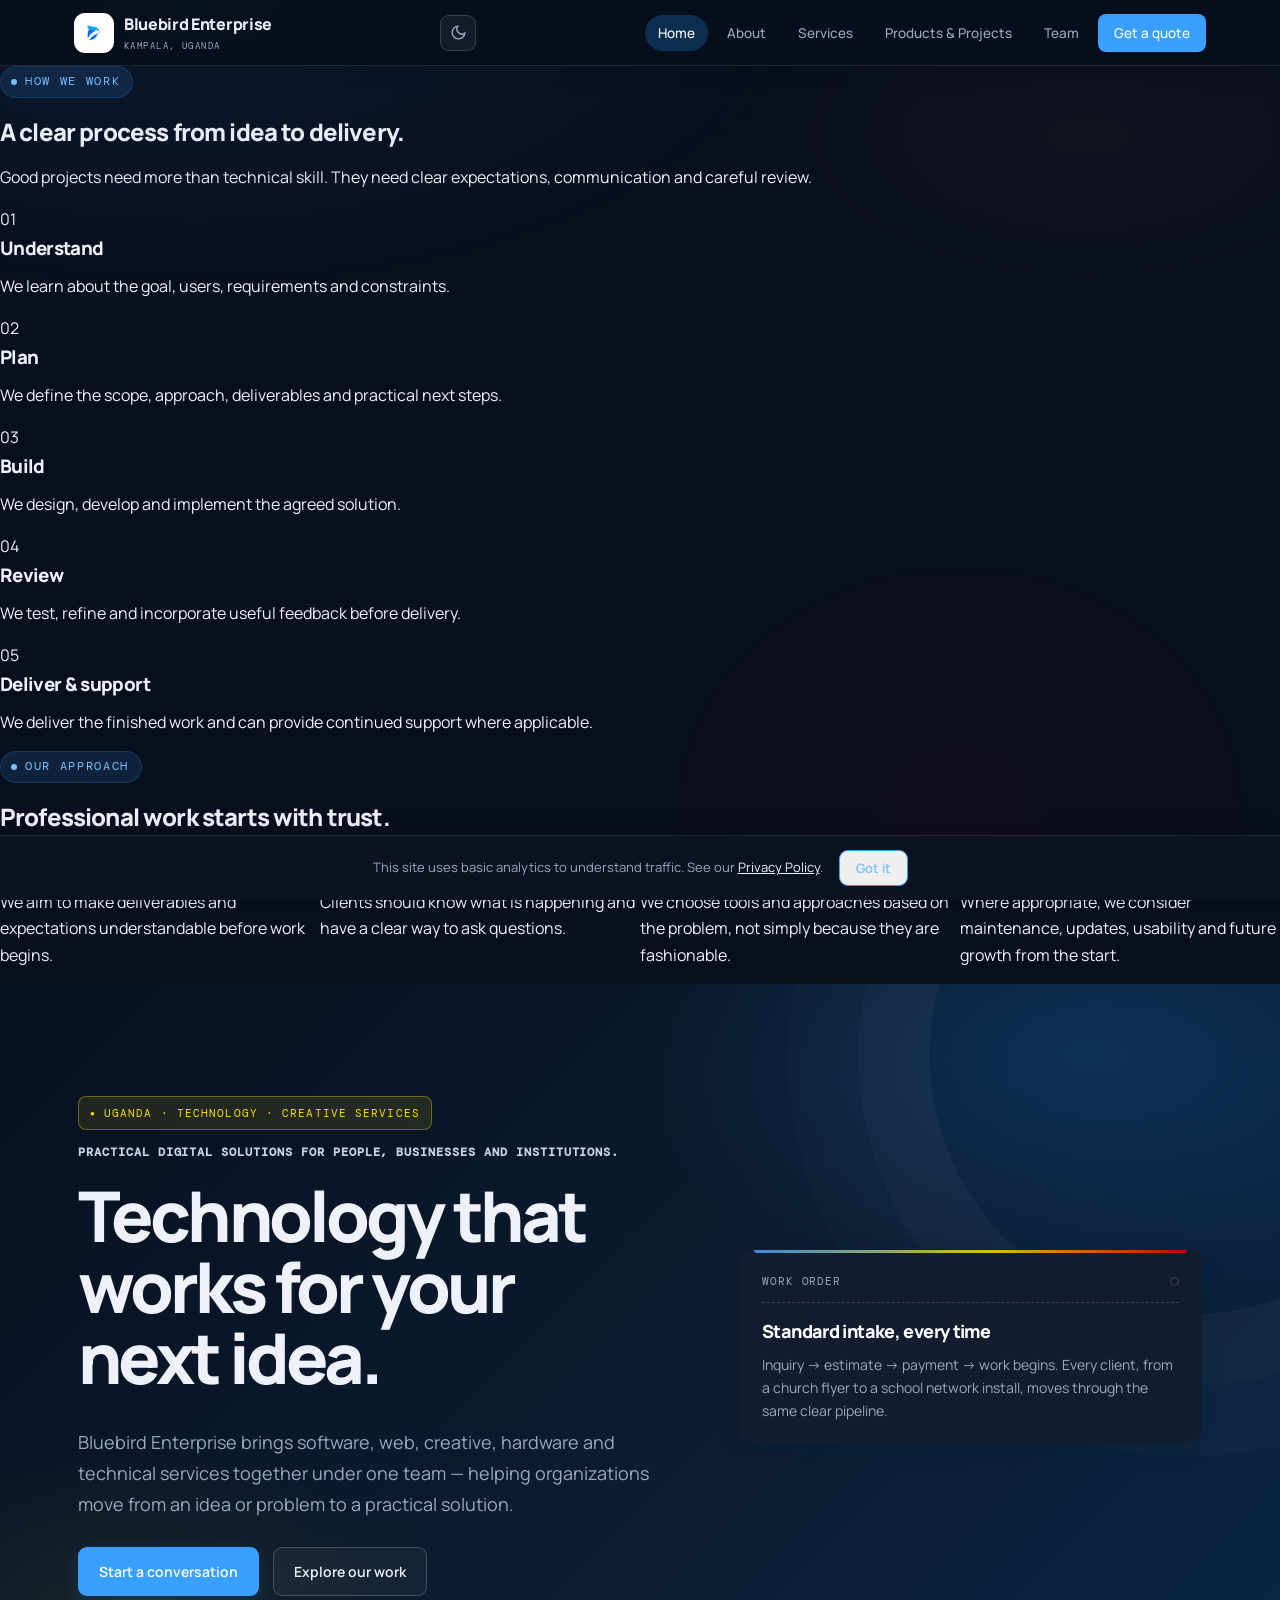
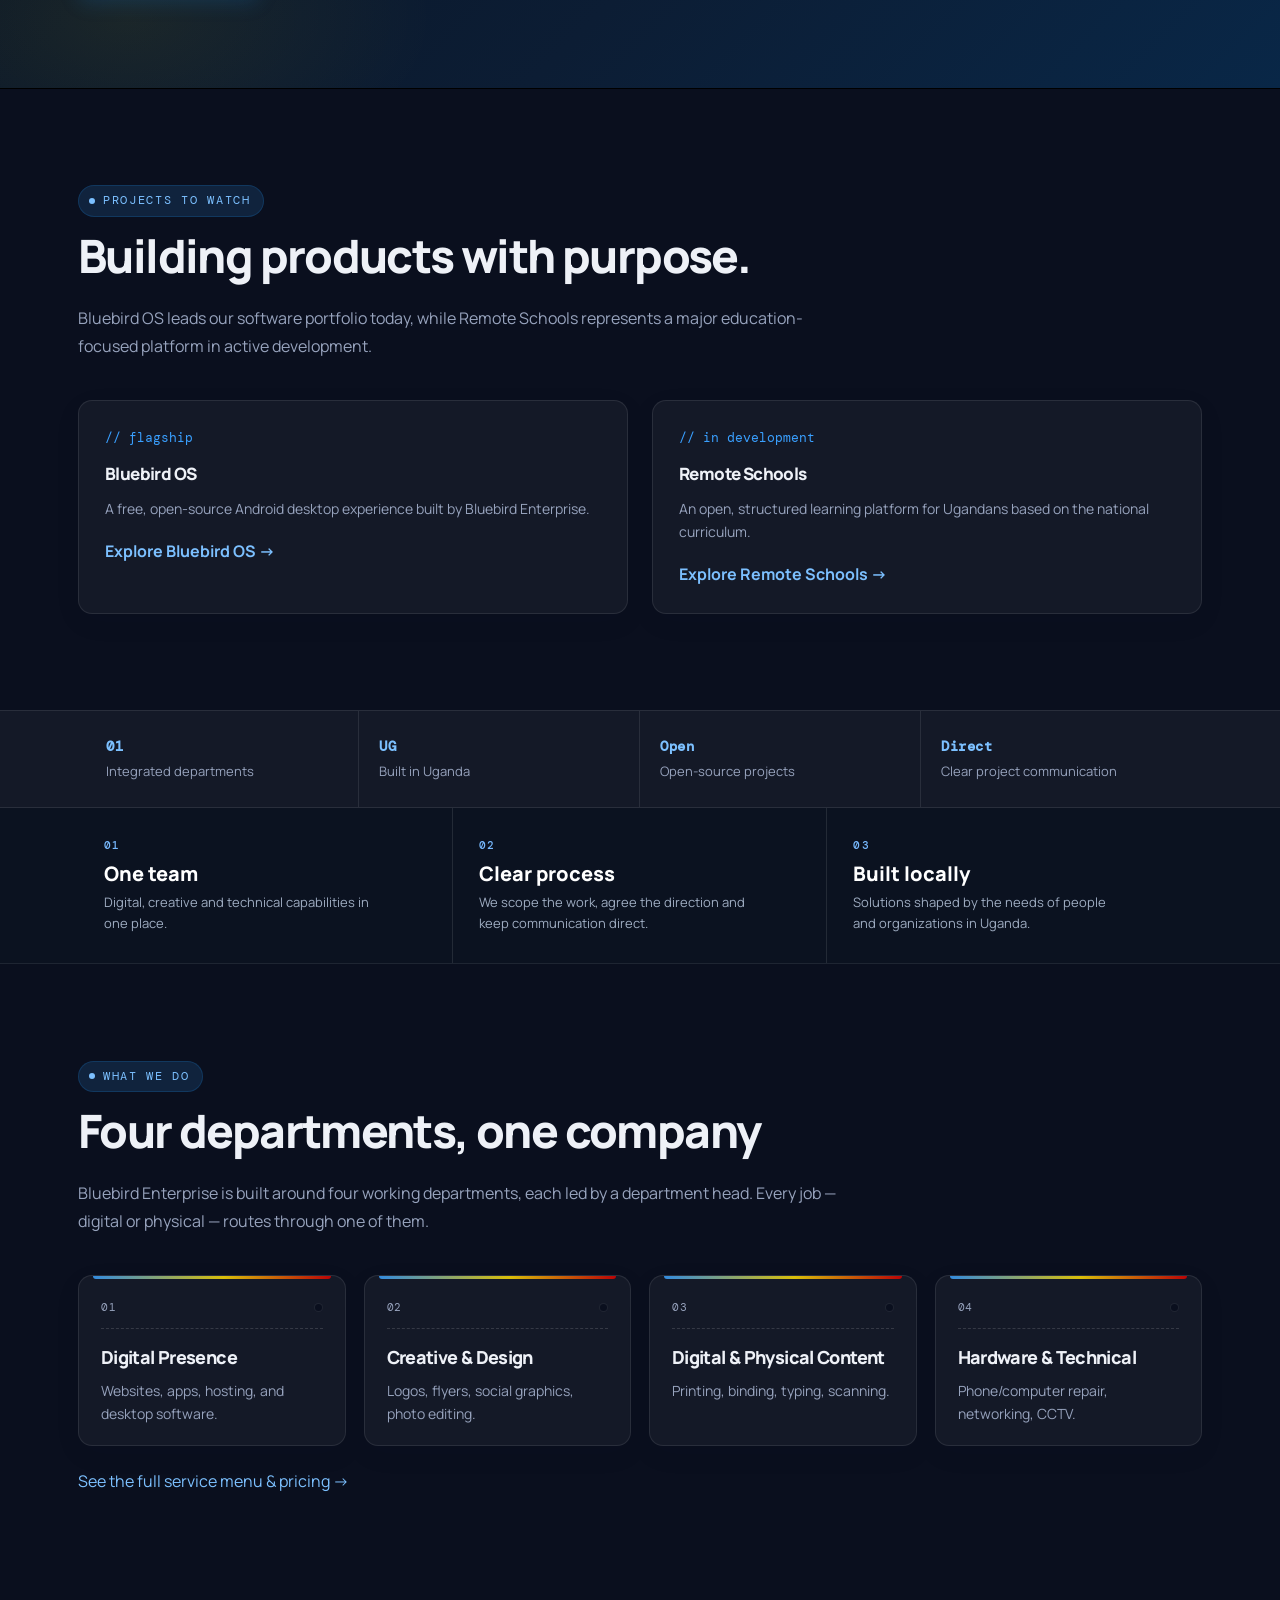
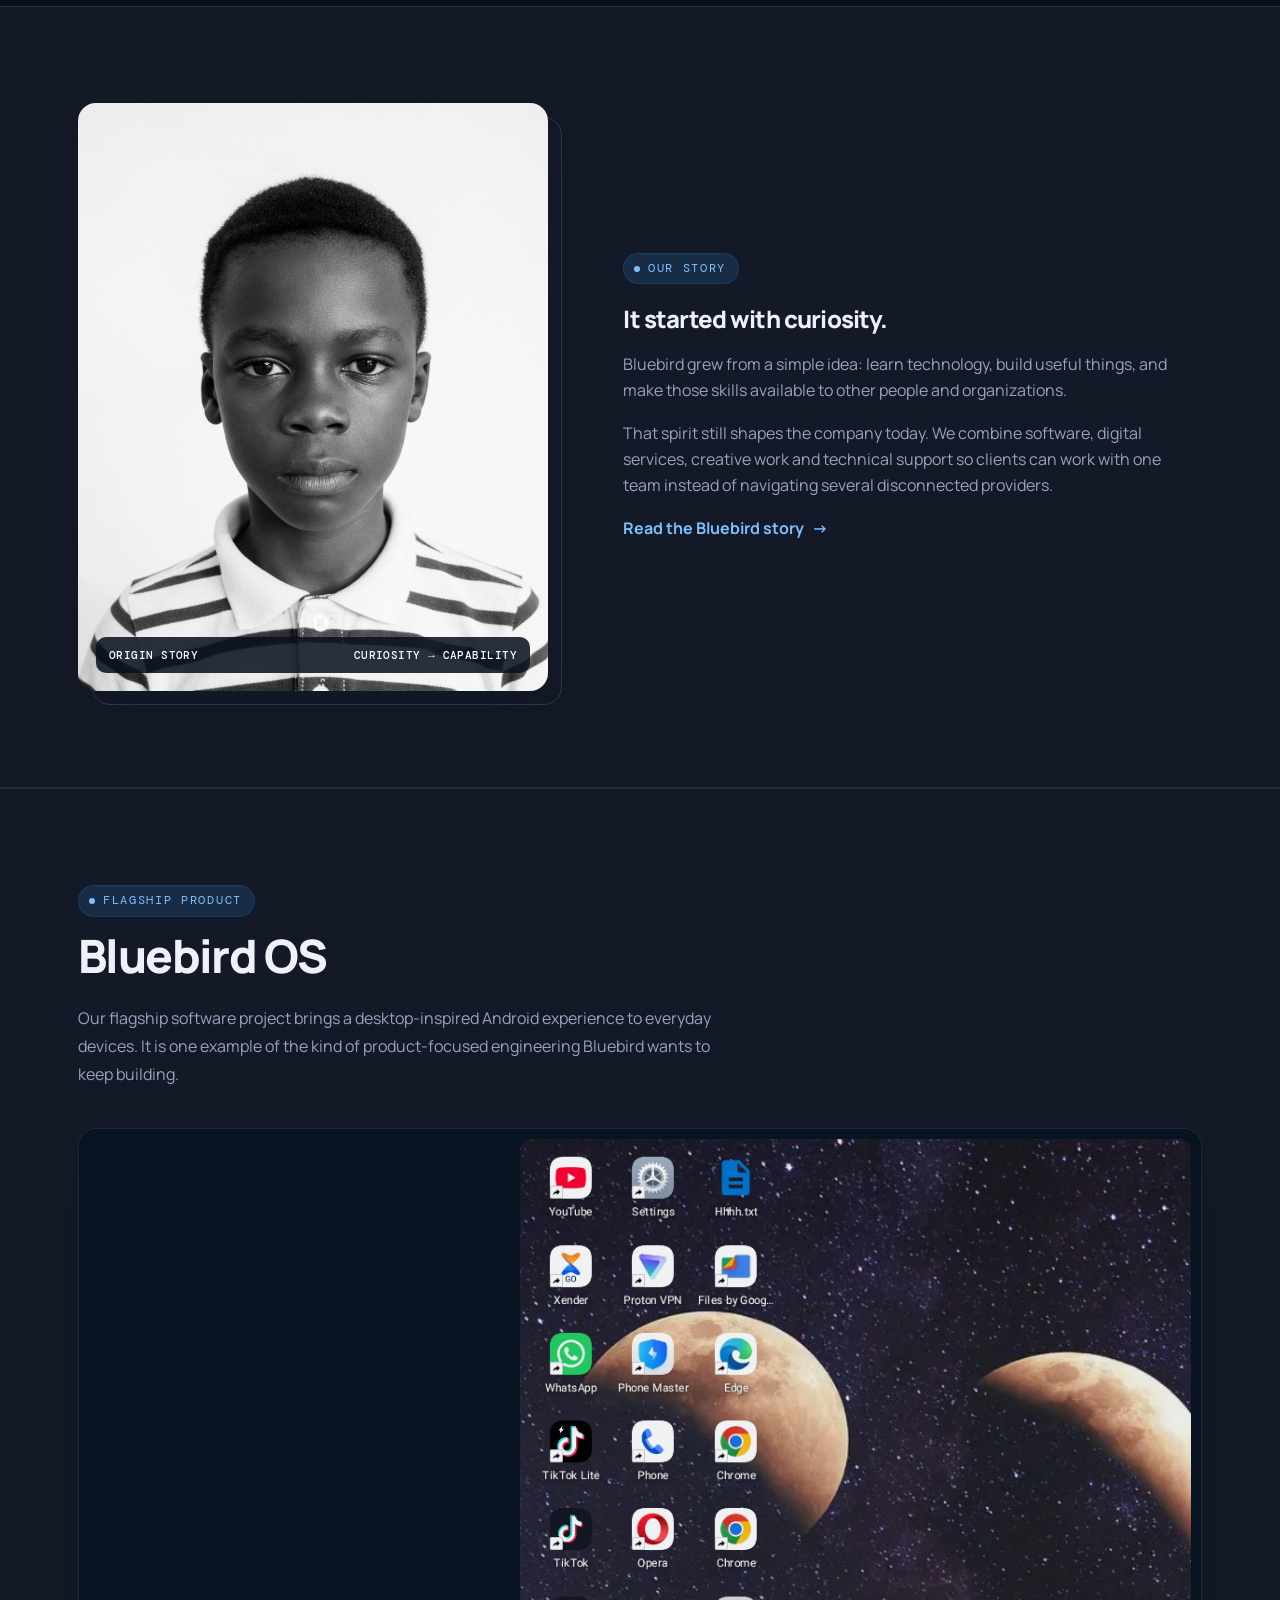
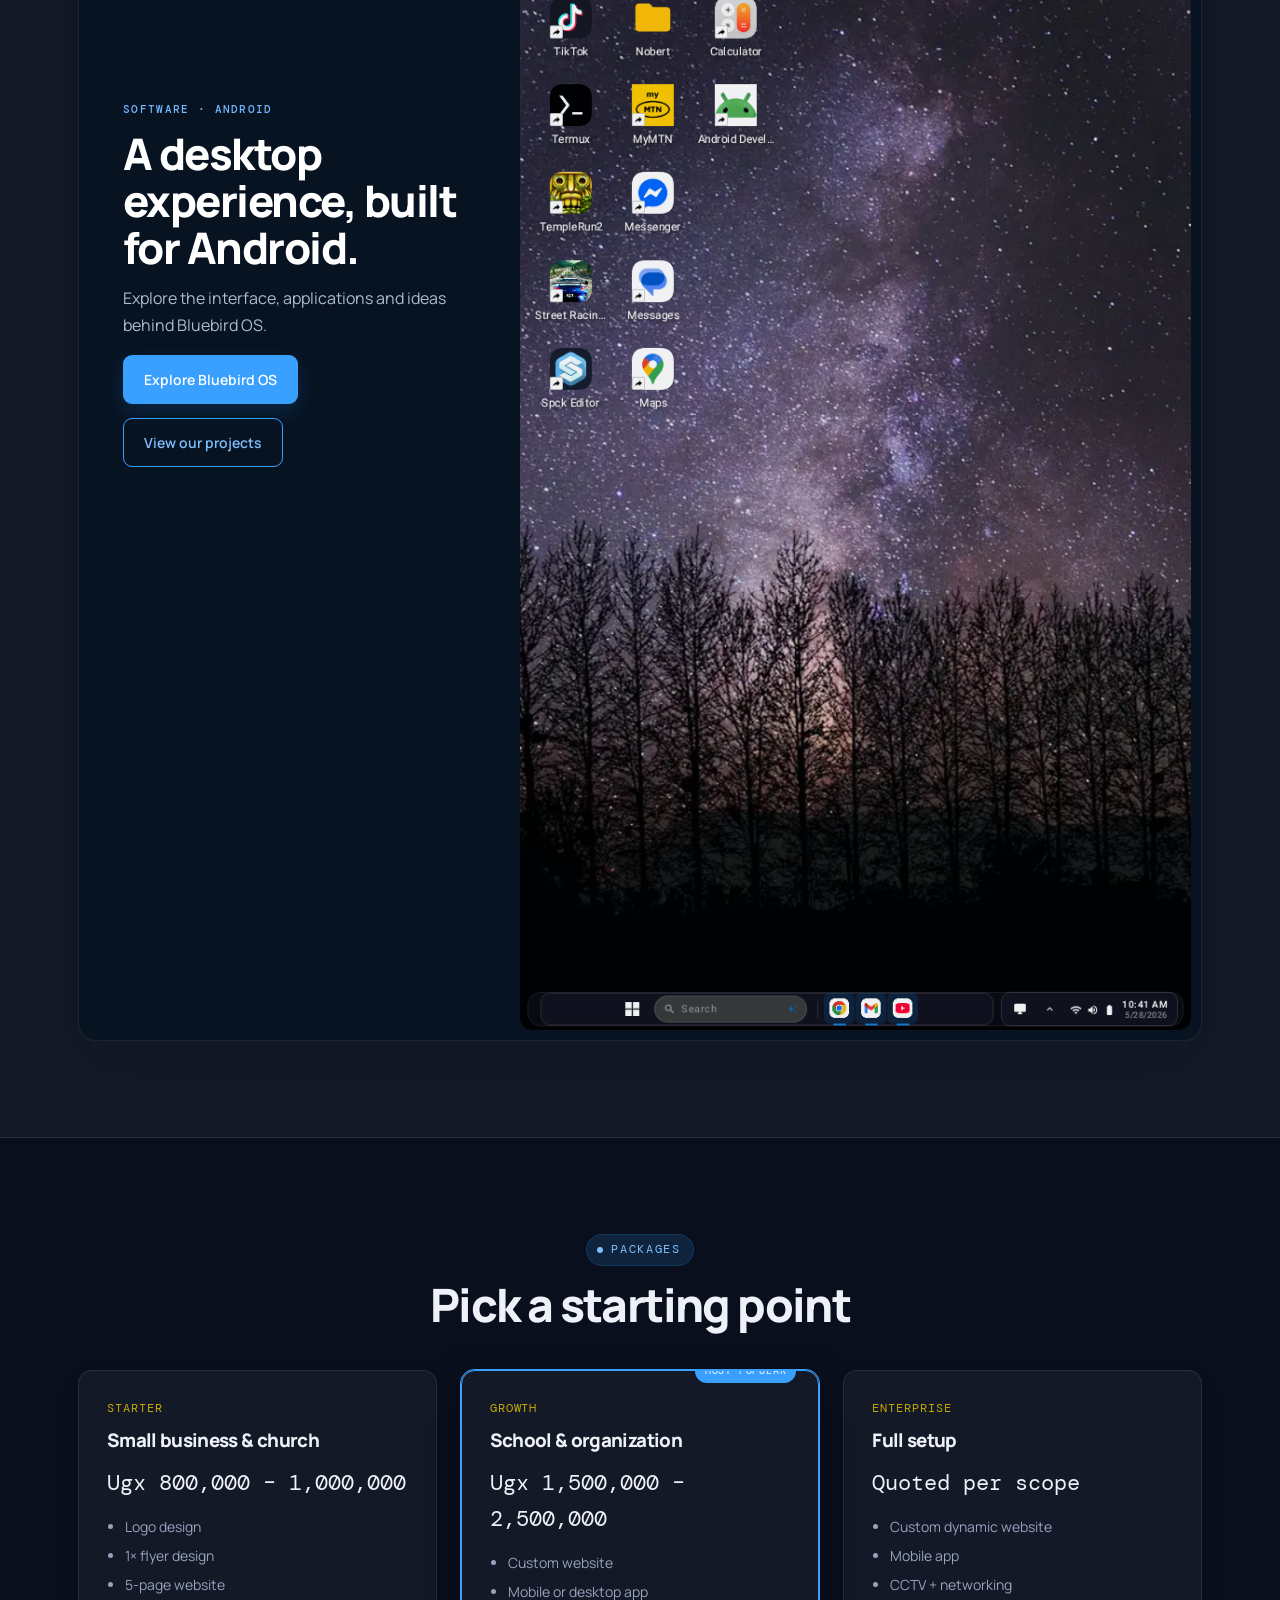
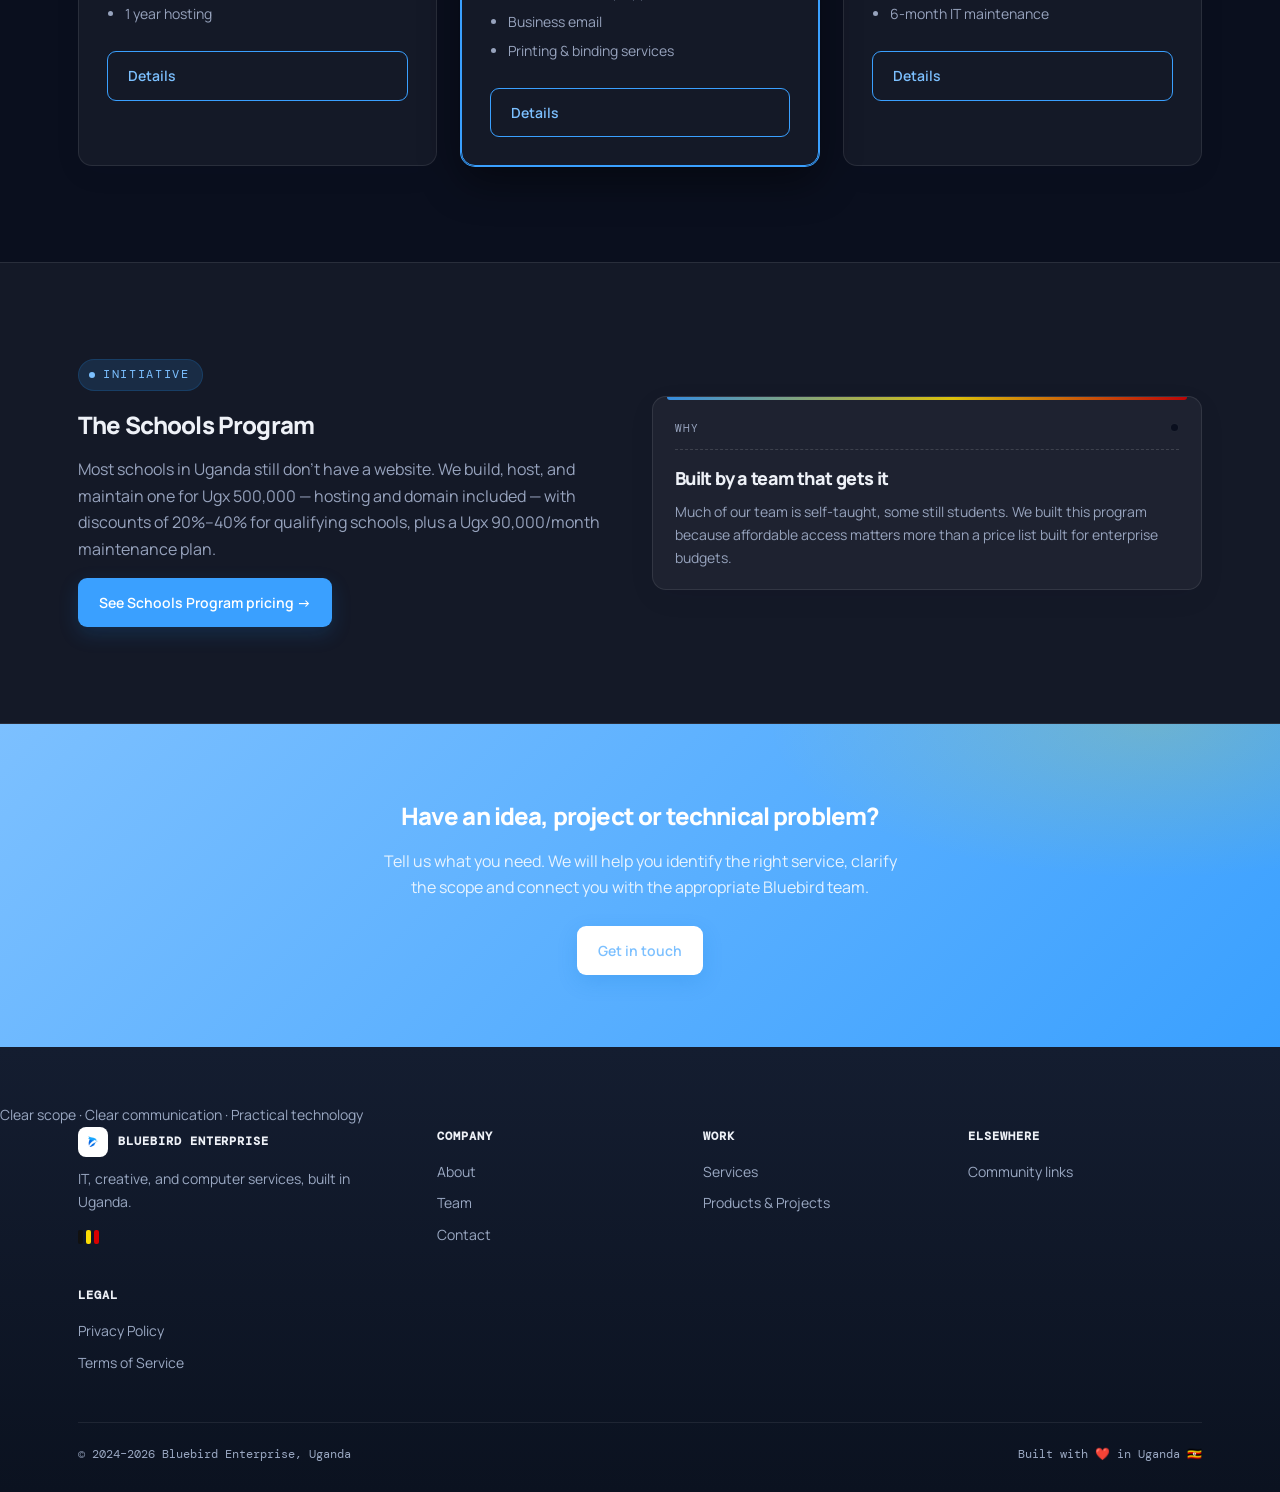
<file: index.html>
<!DOCTYPE html>
<html lang="en">
<head>
<meta charset="UTF-8">
<meta name="viewport" content="width=device-width, initial-scale=1.0">
<title>Bluebird Enterprise — IT, Creative & Computer Services, Uganda</title>
<meta name="description" content="Bluebird Enterprise is a Ugandan IT, creative, and computer services company — websites, apps, graphic design, printing, and hardware repair, plus the open-source Bluebird OS.">
<link rel="icon" type="image/svg+xml" href="assets/img/logo.png">
<link rel="icon" type="image/png" sizes="32x32" href="assets/img/favicon-32.png">
<link rel="apple-touch-icon" href="assets/img/apple-touch-icon.png">
<link rel="preconnect" href="https://fonts.googleapis.com">
<link rel="preconnect" href="https://fonts.gstatic.com" crossorigin>
<link href="https://fonts.googleapis.com/css2?family=Manrope:wght@400;500;600;700;800&family=DM+Mono:wght@400;500&display=swap" rel="stylesheet">
<script>(function(){try{var t=localStorage.getItem("be-theme");if(t)document.documentElement.setAttribute("data-theme",t)}catch(e){}})();</script>
<link rel="stylesheet" href="assets/css/styles.css">
<link rel="canonical" href="https://bluebirduganda.dpdns.org/">
<meta name="theme-color" content="#0b1220">
<meta property="og:type" content="website">
<meta property="og:site_name" content="Bluebird Enterprise">
<meta property="og:title" content="Bluebird Enterprise — IT, Creative & Computer Services, Uganda">
<meta property="og:description" content="Bluebird Enterprise is a Ugandan IT, creative, and computer services company — websites, apps, graphic design, printing, and hardware repair, plus the open-source Bluebird OS.">
<meta property="og:url" content="https://bluebirduganda.dpdns.org/">
<meta property="og:image" content="https://bluebirduganda.dpdns.org/assets/img/og-cover.png">
<meta name="twitter:card" content="summary_large_image">
<meta name="twitter:title" content="Bluebird Enterprise — IT, Creative & Computer Services, Uganda">
<meta name="twitter:description" content="Bluebird Enterprise is a Ugandan IT, creative, and computer services company — websites, apps, graphic design, printing, and hardware repair, plus the open-source Bluebird OS.">
<meta name="twitter:image" content="https://bluebirduganda.dpdns.org/assets/img/og-cover.png">
<script type="application/ld+json">
{
  "@context": "https://schema.org",
  "@type": "ProfessionalService",
  "name": "Bluebird Enterprise",
  "description": "IT, creative, and computer services company in Uganda — websites, apps, graphic design, printing, and hardware repair, plus the open-source Bluebird OS.",
  "url": "https://bluebirduganda.dpdns.org/",
  "logo": "https://bluebirduganda.dpdns.org/assets/img/logo.png",
  "image": "https://bluebirduganda.dpdns.org/assets/img/og-cover.png",
  "areaServed": "UG",
  "address": {
    "@type": "PostalAddress",
    "addressLocality": "Kampala",
    "addressCountry": "UG"
  },
  "sameAs": [
    "https://github.com/Norbert-web/BLUEBIRD-PLUS",
    "https://www.reddit.com/user/Nearby_Fruit488/",
    "https://www.youtube.com/bluebird-releases",
    "https://twitter.com/norbertlamn",
    "https://tiktok.com/@bluebirdeleases"
  ]
}
</script>
<script defer src="https://analytics.digitalplat.org/static/analytics.js" data-property="dpa_kOw1KWCyxdm1ndBFeWG8Ztl09Nwl7xM"></script>
</head>
<body>
<a class="skip-link" href="#main">Skip to content</a>

<header class="site-header">
  <div class="nav-inner">
    <a class="brand" href="index.html">
      <span class="brand-mark"><img src="assets/img/logo.png" alt="" width="36" height="36" onerror="this.parentElement.textContent='BE';"></span>
      <span>Bluebird Enterprise<span class="brand-name-sub">Kampala, Uganda</span></span>
    </a>
    <div style="display:flex;align-items:center;gap:10px;">
    <button class="theme-toggle" id="theme-toggle" aria-label="Toggle light/dark theme" type="button">
      <svg class="icon-sun" viewBox="0 0 24 24" fill="none" stroke="currentColor" stroke-width="2" stroke-linecap="round"><circle cx="12" cy="12" r="4"/><path d="M12 2v2M12 20v2M4.9 4.9l1.4 1.4M17.7 17.7l1.4 1.4M2 12h2M20 12h2M4.9 19.1l1.4-1.4M17.7 6.3l1.4-1.4"/></svg>
      <svg class="icon-moon" viewBox="0 0 24 24" fill="none" stroke="currentColor" stroke-width="2" stroke-linecap="round"><path d="M21 12.8A9 9 0 1111.2 3 7 7 0 0021 12.8z"/></svg>
    </button>
    <button class="nav-toggle" aria-expanded="false" aria-controls="primary-menu" onclick="const u=document.getElementById('primary-menu');const open=u.classList.toggle('open');this.setAttribute('aria-expanded',open);this.textContent=open?'✕':'☰';">☰</button>
    </div>
    <nav class="primary-nav" aria-label="Primary">
      <ul id="primary-menu">
        <li><a href="index.html" class="active">Home</a></li>
        <li><a href="about.html">About</a></li>
        <li><a href="services.html">Services</a></li>
        <li><a href="products.html">Products &amp; Projects</a></li>
        <li><a href="team.html">Team</a></li>
        <li><a href="contact.html" class="nav-cta">Get a quote</a></li>
      </ul>
    </nav>
  </div>
</header>

<main id="main">
<section class="how-we-work" aria-labelledby="work-title">
  <div class="section-heading">
    <span class="eyebrow">How we work</span>
    <h2 id="work-title">A clear process from idea to delivery.</h2>
    <p>Good projects need more than technical skill. They need clear expectations, communication and careful review.</p>
  </div>
  <div class="process-grid">
    <article class="process-step"><span>01</span><h3>Understand</h3><p>We learn about the goal, users, requirements and constraints.</p></article>
    <article class="process-step"><span>02</span><h3>Plan</h3><p>We define the scope, approach, deliverables and practical next steps.</p></article>
    <article class="process-step"><span>03</span><h3>Build</h3><p>We design, develop and implement the agreed solution.</p></article>
    <article class="process-step"><span>04</span><h3>Review</h3><p>We test, refine and incorporate useful feedback before delivery.</p></article>
    <article class="process-step"><span>05</span><h3>Deliver & support</h3><p>We deliver the finished work and can provide continued support where applicable.</p></article>
  </div>
</section>

<section class="trust-section" aria-labelledby="trust-title">
  <div class="section-heading">
    <span class="eyebrow">Our approach</span>
    <h2 id="trust-title">Professional work starts with trust.</h2>
  </div>
  <div class="trust-grid">
    <article><h3>Clear scope</h3><p>We aim to make deliverables and expectations understandable before work begins.</p></article>
    <article><h3>Clear communication</h3><p>Clients should know what is happening and have a clear way to ask questions.</p></article>
    <article><h3>Practical technology</h3><p>We choose tools and approaches based on the problem, not simply because they are fashionable.</p></article>
    <article><h3>Long-term thinking</h3><p>Where appropriate, we consider maintenance, updates, usability and future growth from the start.</p></article>
  </div>
</section>


  <section class="hero">
    <div class="wrap hero-grid">
      <div>
        <span class="stamp-badge">Uganda · Technology · Creative Services</span>
        <p class="hero-kicker">Practical digital solutions for people, businesses and institutions.</p>
        <h1>Technology that works for your next idea.</h1>
        <p class="hero-lede">Bluebird Enterprise brings software, web, creative, hardware and technical services together under one team — helping organizations move from an idea or problem to a practical solution.</p>
        <div class="hero-actions">
          <a class="btn btn-primary" href="contact.html">Start a conversation</a>
          <a class="btn btn-ghost" href="products.html">Explore our work</a>
        </div>
      </div>
      <div class="ticket" style="background:var(--ink-soft);border-color:var(--ink-soft);">
        <div class="ticket-num" style="border-bottom-color:#3a4250;color:var(--text-on-ink-muted);">
          <span>Work Order</span><span class="punch" style="background:var(--ink-soft);border-color:#3a4250;"></span>
        </div>
        <h3 style="color:#fff;">Standard intake, every time</h3>
        <p style="color:var(--text-on-ink-muted);">Inquiry → estimate → payment → work begins. Every client, from a church flyer to a school network install, moves through the same clear pipeline.</p>
      </div>
    </div>
  </section>

  
<section class="section project-pair-spotlight">
  <div class="wrap">
    <div class="section-head">
      <span class="eyebrow">Projects to watch</span>
      <h2>Building products with purpose.</h2>
      <p style="color:var(--text-muted);">Bluebird OS leads our software portfolio today, while Remote Schools represents a major education-focused platform in active development.</p>
    </div>
    <div class="grid-2">
      <article class="card"><span class="num">// flagship</span><h3>Bluebird OS</h3><p>A free, open-source Android desktop experience built by Bluebird Enterprise.</p><a href="bluebird-os/index.html">Explore Bluebird OS →</a></article>
      <article class="card"><span class="num">// in development</span><h3>Remote Schools</h3><p>An open, structured learning platform for Ugandans based on the national curriculum.</p><a href="remote-schools.html">Explore Remote Schools →</a></article>
    </div>
  </div>
</section>

<section class="trust-strip" aria-label="Bluebird at a glance">
    <div class="wrap trust-grid">
      <div><strong>01</strong><span>Integrated departments</span></div>
      <div><strong>UG</strong><span>Built in Uganda</span></div>
      <div><strong>Open</strong><span>Open-source projects</span></div>
      <div><strong>Direct</strong><span>Clear project communication</span></div>
    </div>
  </section>

  <section class="proof-highlight" aria-label="Why work with Bluebird">
    <div class="wrap proof-highlight-grid">
      <div><span class="proof-number">01</span><strong>One team</strong><p>Digital, creative and technical capabilities in one place.</p></div>
      <div><span class="proof-number">02</span><strong>Clear process</strong><p>We scope the work, agree the direction and keep communication direct.</p></div>
      <div><span class="proof-number">03</span><strong>Built locally</strong><p>Solutions shaped by the needs of people and organizations in Uganda.</p></div>
    </div>
  </section>

  <section class="section">
    <div class="wrap">
      <div class="section-head">
        <span class="eyebrow">What we do</span>
        <h2>Four departments, one company</h2>
        <p style="color:var(--text-muted);">Bluebird Enterprise is built around four working departments, each led by a department head. Every job — digital or physical — routes through one of them.</p>
      </div>
      <div class="ticket-stack">
        <div class="ticket">
          <div class="ticket-num"><span>01</span><span class="punch"></span></div>
          <h3>Digital Presence</h3>
          <p>Websites, apps, hosting, and desktop software.</p>
        </div>
        <div class="ticket">
          <div class="ticket-num"><span>02</span><span class="punch"></span></div>
          <h3>Creative &amp; Design</h3>
          <p>Logos, flyers, social graphics, photo editing.</p>
        </div>
        <div class="ticket">
          <div class="ticket-num"><span>03</span><span class="punch"></span></div>
          <h3>Digital &amp; Physical Content</h3>
          <p>Printing, binding, typing, scanning.</p>
        </div>
        <div class="ticket">
          <div class="ticket-num"><span>04</span><span class="punch"></span></div>
          <h3>Hardware &amp; Technical</h3>
          <p>Phone/computer repair, networking, CCTV.</p>
        </div>
      </div>
      <p style="margin-top:22px;"><a href="services.html">See the full service menu &amp; pricing →</a></p>
    </div>
  </section>

  <section class="section section-alt">
    <div class="wrap story-grid">
      <div class="story-image reveal">
        <img src="assets/img/norbert-origin.jpg" alt="Norbert working with a computer during the early days of learning programming" loading="lazy" decoding="async">
        <div class="image-caption"><span>Origin story</span><span>Curiosity → capability</span></div>
      </div>
      <div class="reveal">
        <span class="eyebrow">Our story</span>
        <h2>It started with curiosity.</h2>
        <p style="color:var(--text-muted);">Bluebird grew from a simple idea: learn technology, build useful things, and make those skills available to other people and organizations.</p>
        <p style="color:var(--text-muted);">That spirit still shapes the company today. We combine software, digital services, creative work and technical support so clients can work with one team instead of navigating several disconnected providers.</p>
        <a class="text-link" href="about.html">Read the Bluebird story <span aria-hidden="true">→</span></a>
      </div>
    </div>
  </section>

  <section class="section section-alt">
    <div class="wrap">
      <div class="section-head reveal">
        <span class="eyebrow">Flagship product</span>
        <h2>Bluebird OS</h2>
        <p style="color:var(--text-muted);max-width:65ch;">Our flagship software project brings a desktop-inspired Android experience to everyday devices. It is one example of the kind of product-focused engineering Bluebird wants to keep building.</p>
      </div>
      <div class="featured-product reveal">
        <div class="featured-product-copy">
          <span class="product-label">Software · Android</span>
          <h3>A desktop experience, built for Android.</h3>
          <p>Explore the interface, applications and ideas behind Bluebird OS.</p>
          <div class="hero-actions"><a class="btn btn-primary" href="bluebird-os/index.html">Explore Bluebird OS</a><a class="btn btn-line" href="products.html">View our projects</a></div>
        </div>
        <div class="product-preview"><img src="bluebird-os/assets/img/screenshots/desktop.png" alt="Bluebird OS desktop interface" loading="lazy" decoding="async"></div>
      </div>
    </div>
  </section>


  <section class="section">
    <div class="wrap">
      <div class="section-head center" style="margin-left:auto;margin-right:auto;">
        <span class="eyebrow">Packages</span>
        <h2>Pick a starting point</h2>
      </div>
      <div class="grid-3">
        <div class="package">
          <span class="tier">Starter</span>
          <h3>Small business &amp; church</h3>
          <div class="price">Ugx 800,000 – 1,000,000</div>
          <ul>
            <li>Logo design</li>
            <li>1× flyer design</li>
            <li>5-page website</li>
            <li>1 year hosting</li>
          </ul>
          <a class="btn btn-line" href="services.html#packages">Details</a>
        </div>
        <div class="package featured">
          <span class="tier">Growth</span>
          <h3>School &amp; organization</h3>
          <div class="price">Ugx 1,500,000 – 2,500,000</div>
          <ul>
            <li>Custom website</li>
            <li>Mobile or desktop app</li>
            <li>Business email</li>
            <li>Printing &amp; binding services</li>
          </ul>
          <a class="btn btn-line" href="services.html#packages">Details</a>
        </div>
        <div class="package">
          <span class="tier">Enterprise</span>
          <h3>Full setup</h3>
          <div class="price">Quoted per scope</div>
          <ul>
            <li>Custom dynamic website</li>
            <li>Mobile app</li>
            <li>CCTV + networking</li>
            <li>6-month IT maintenance</li>
          </ul>
          <a class="btn btn-line" href="services.html#packages">Details</a>
        </div>
      </div>
    </div>
  </section>

  <section class="section section-alt">
    <div class="wrap grid-2" style="align-items:center;">
      <div>
        <span class="eyebrow">Initiative</span>
        <h2>The Schools Program</h2>
        <p style="color:var(--text-muted);">Most schools in Uganda still don't have a website. We build, host, and maintain one for Ugx 500,000 — hosting and domain included — with discounts of 20%–40% for qualifying schools, plus a Ugx 90,000/month maintenance plan.</p>
        <div class="hero-actions" style="margin-top:16px;">
          <a class="btn btn-primary" href="services.html#schools">See Schools Program pricing →</a>
        </div>
      </div>
      <div class="ticket">
        <div class="ticket-num"><span>Why</span><span class="punch"></span></div>
        <h3>Built by a team that gets it</h3>
        <p>Much of our team is self-taught, some still students. We built this program because affordable access matters more than a price list built for enterprise budgets.</p>
      </div>
    </div>
  </section>

  <section class="cta-band">
    <div class="wrap">
      <h2>Have an idea, project or technical problem?</h2>
      <p>Tell us what you need. We will help you identify the right service, clarify the scope and connect you with the appropriate Bluebird team.</p>
      <a class="btn btn-primary" href="contact.html">Get in touch</a>
    </div>
  </section>

</main>

<button class="back-to-top" id="back-to-top" type="button" aria-label="Back to top">↑</button>

<footer class="site-footer"><div class="footer-trust-note">Clear scope · Clear communication · Practical technology</div>
  <div class="wrap">
    <div class="footer-grid">
      <div>
        <div class="footer-brand">
          <span class="brand-mark"><img src="assets/img/logo.png" alt="" width="30" height="30" onerror="this.parentElement.textContent='BE';"></span>
          <h4 style="margin:0;">Bluebird Enterprise</h4>
        </div>
        <p style="max-width:32ch;">IT, creative, and computer services, built in Uganda.</p>
        <span class="flag-stripe" aria-hidden="true"><span class="s1"></span><span class="s2"></span><span class="s3"></span></span>
      </div>
      <div>
        <h4>Company</h4>
        <ul>
          <li><a href="about.html">About</a></li>
          <li><a href="team.html">Team</a></li>
          <li><a href="contact.html">Contact</a></li>
        </ul>
      </div>
      <div>
        <h4>Work</h4>
        <ul>
          <li><a href="services.html">Services</a></li>
          <li><a href="products.html">Products &amp; Projects</a></li>
        </ul>
      </div>
      <div>
        <h4>Elsewhere</h4>
        <ul>
          <li><a href="contact.html#community">Community links</a></li>
        </ul>
      </div>
      <div>
        <h4>Legal</h4>
        <ul>
          <li><a href="privacy.html">Privacy Policy</a></li>
          <li><a href="terms.html">Terms of Service</a></li>
        </ul>
      </div>
    </div>
    <div class="footer-bottom">
      <span>© 2024–2026 Bluebird Enterprise, Uganda</span>
      <span>Built with ❤️ in Uganda 🇺🇬</span>
    </div>
  </div>
</footer>

<script src="assets/js/app.js"></script>
</body>
</html>
</file>
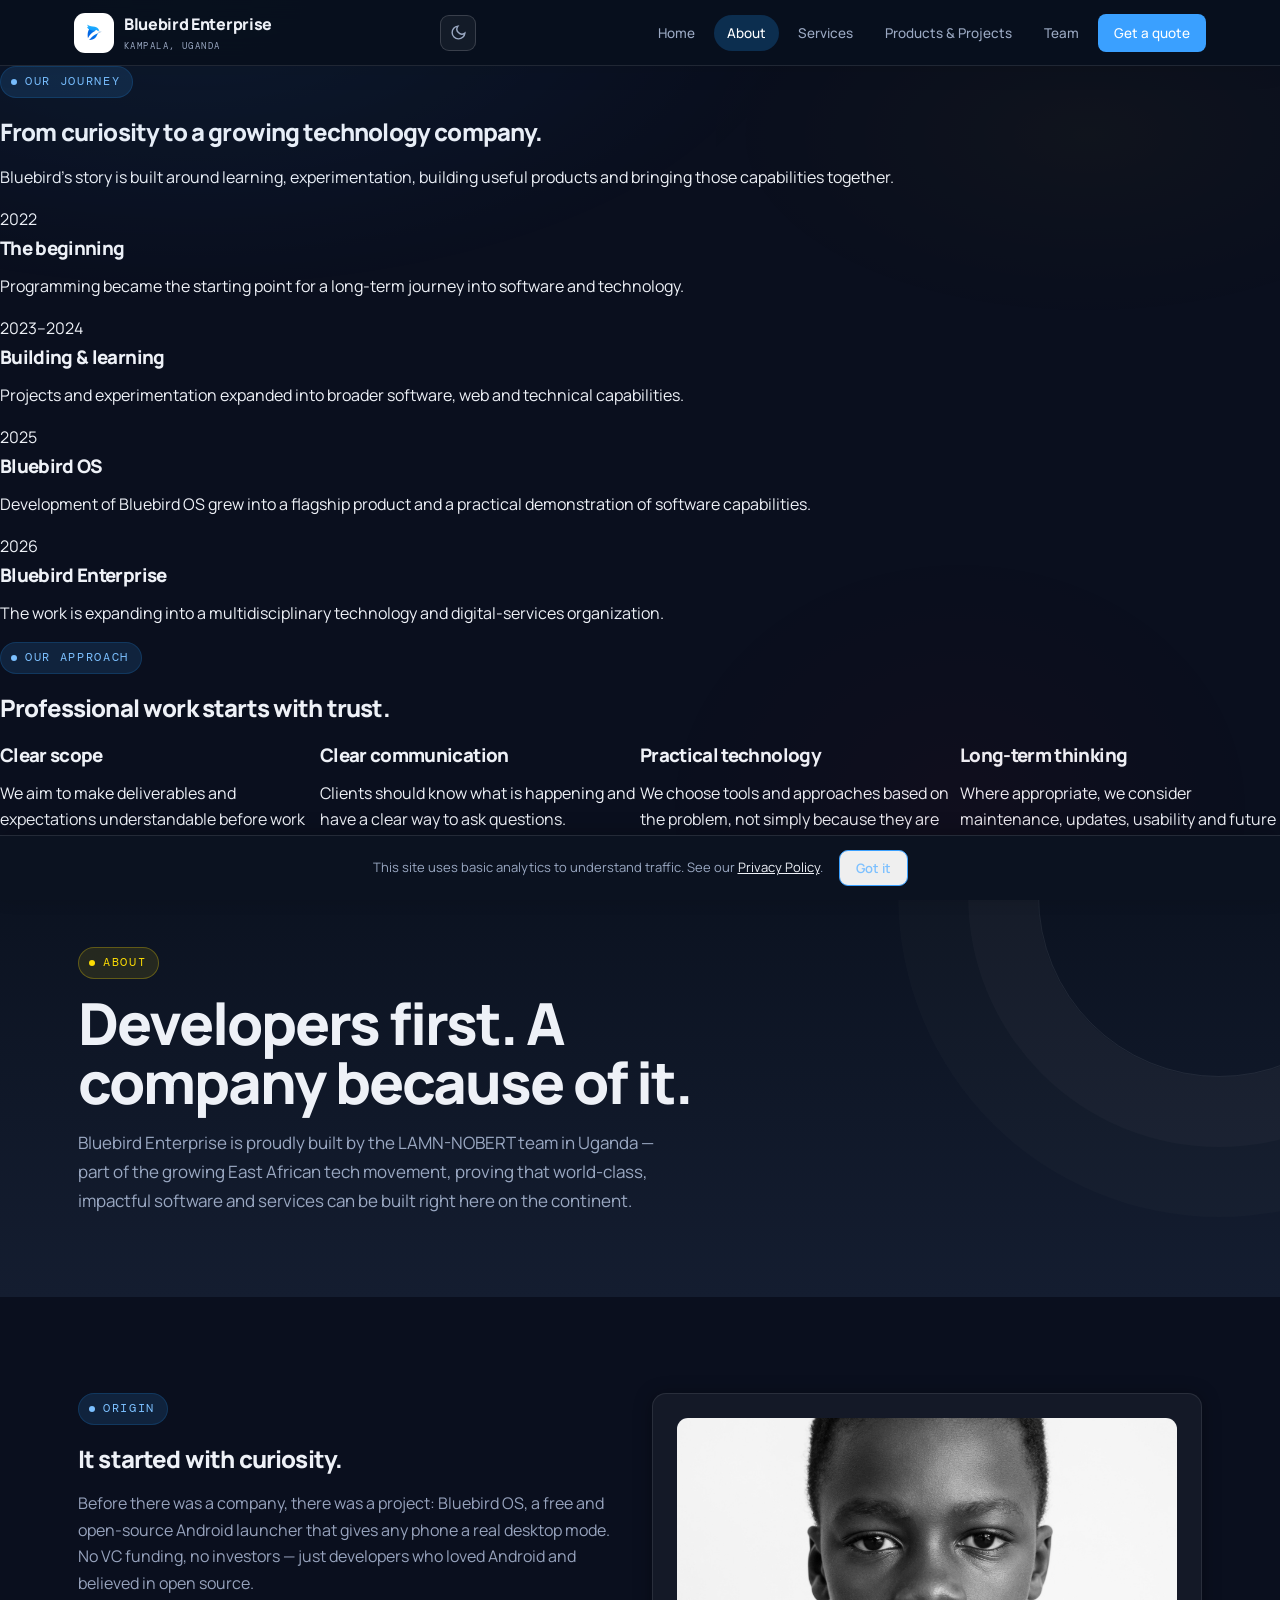
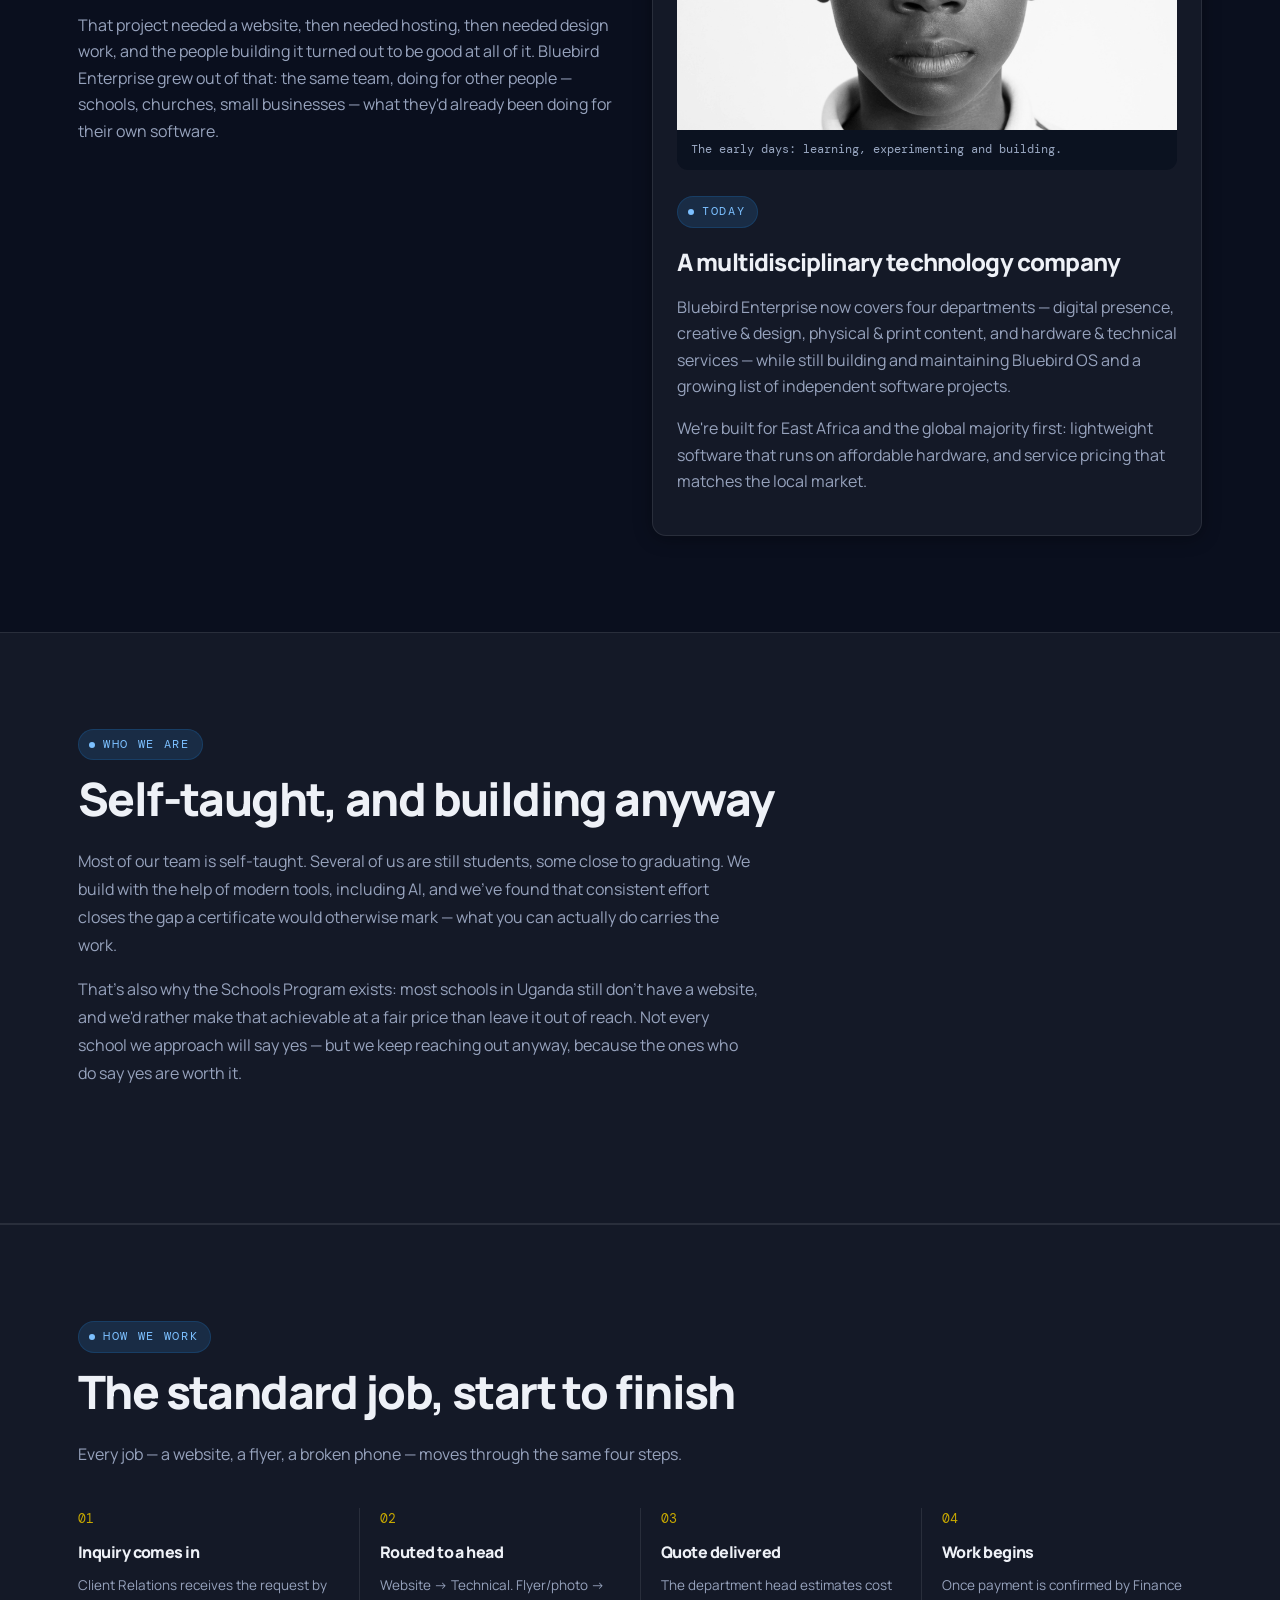
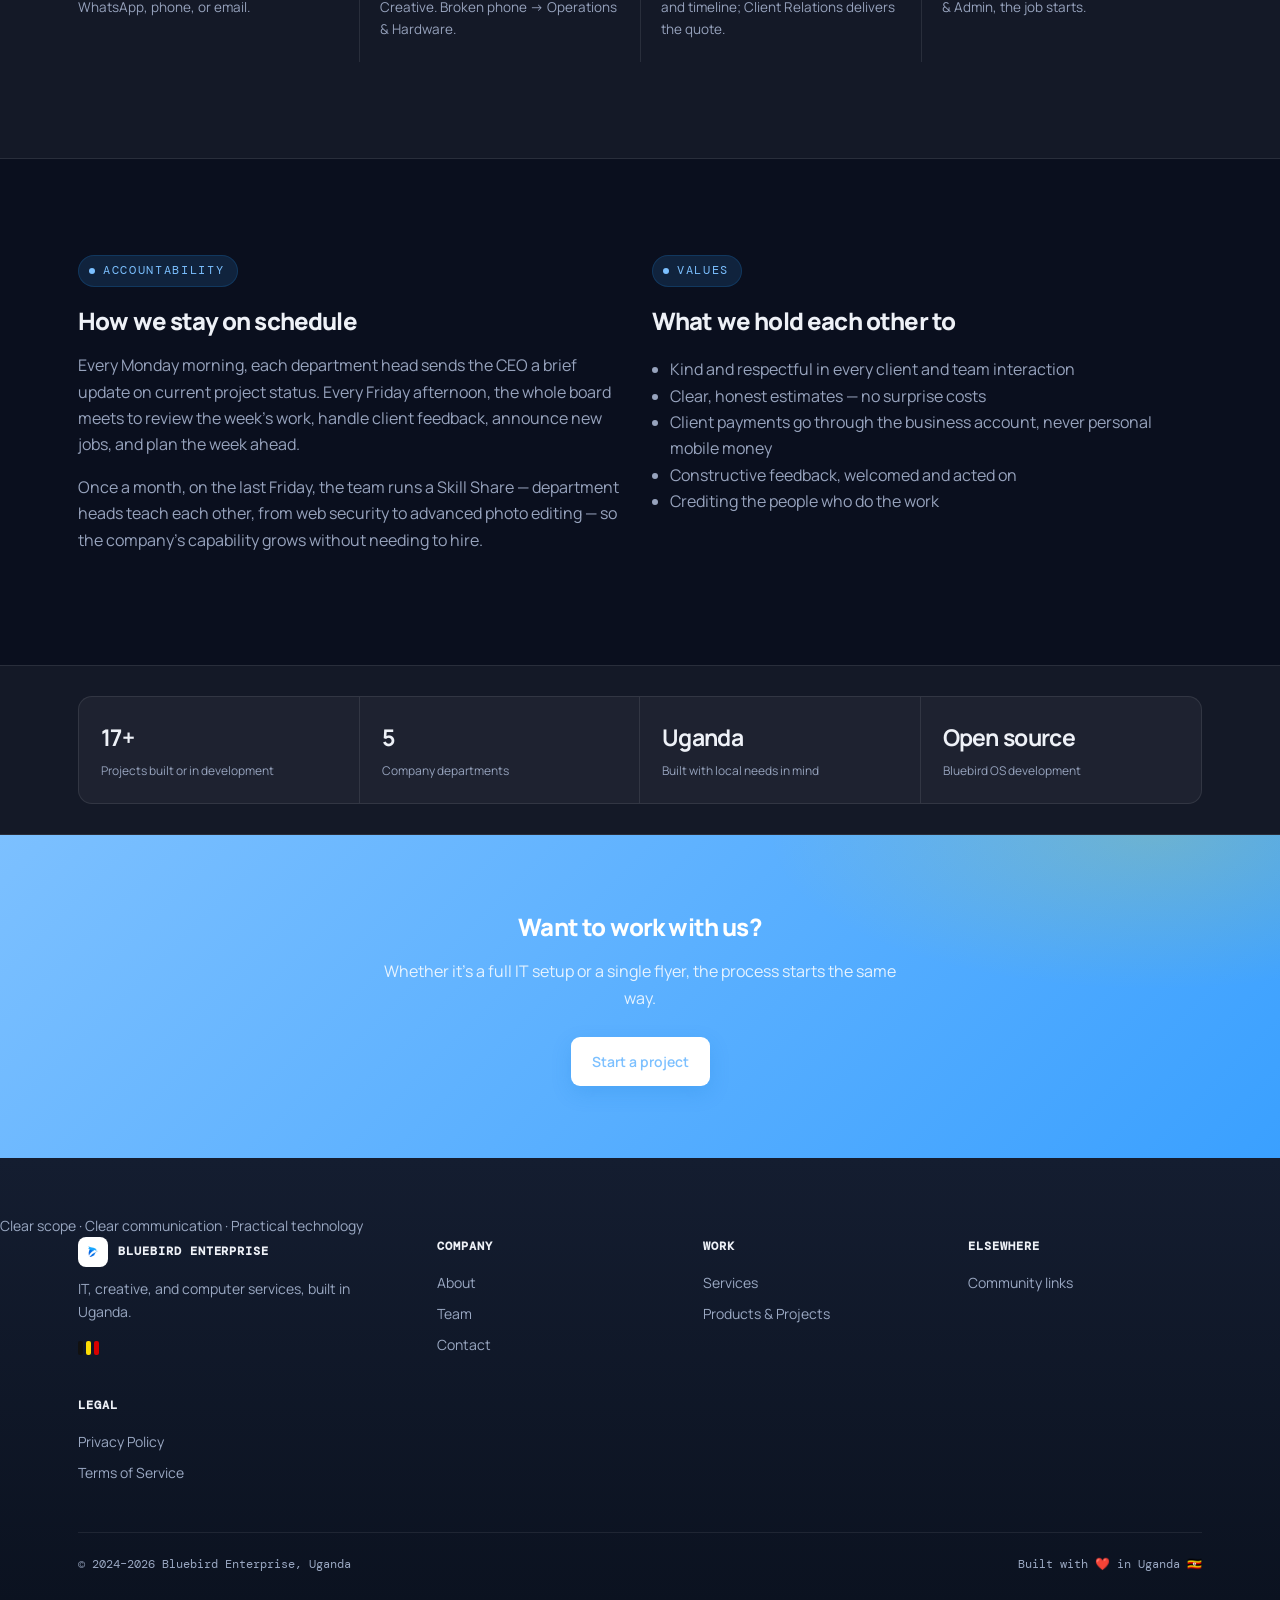
<file: about.html>
<!DOCTYPE html>
<html lang="en">
<head>
<meta charset="UTF-8">
<meta name="viewport" content="width=device-width, initial-scale=1.0">
<title>About — Bluebird Enterprise</title>
<meta name="description" content="Bluebird Enterprise started as the LAMN-NOBERT team building Bluebird OS, and grew into a full IT, creative, and computer services company in Uganda.">
<link rel="icon" type="image/svg+xml" href="assets/img/favicon.svg">
<link rel="icon" type="image/png" sizes="32x32" href="assets/img/favicon-32.png">
<link rel="apple-touch-icon" href="assets/img/apple-touch-icon.png">
<link rel="preconnect" href="https://fonts.googleapis.com">
<link rel="preconnect" href="https://fonts.gstatic.com" crossorigin>
<link href="https://fonts.googleapis.com/css2?family=Manrope:wght@400;500;600;700;800&family=DM+Mono:wght@400;500&display=swap" rel="stylesheet">
<link rel="stylesheet" href="assets/css/styles.css">
<link rel="canonical" href="https://bluebirduganda.dpdns.org/about.html">
<meta name="theme-color" content="#0b1220">
<meta property="og:type" content="website">
<meta property="og:site_name" content="Bluebird Enterprise">
<meta property="og:title" content="About — Bluebird Enterprise">
<meta property="og:description" content="Bluebird Enterprise started as the LAMN-NOBERT team building Bluebird OS, and grew into a full IT, creative, and computer services company in Uganda.">
<meta property="og:url" content="https://bluebirduganda.dpdns.org/about.html">
<meta property="og:image" content="https://bluebirduganda.dpdns.org/assets/img/og-cover.png">
<meta name="twitter:card" content="summary_large_image">
<meta name="twitter:title" content="About — Bluebird Enterprise">
<meta name="twitter:description" content="Bluebird Enterprise started as the LAMN-NOBERT team building Bluebird OS, and grew into a full IT, creative, and computer services company in Uganda.">
<meta name="twitter:image" content="https://bluebirduganda.dpdns.org/assets/img/og-cover.png">
<script type="application/ld+json">
{
  "@context": "https://schema.org",
  "@type": "BreadcrumbList",
  "itemListElement": [
    {"@type": "ListItem", "position": 1, "name": "Home", "item": "https://bluebirduganda.dpdns.org/"},
    {"@type": "ListItem", "position": 2, "name": "About", "item": "https://bluebirduganda.dpdns.org/about.html"}
  ]
}
</script>
<script defer src="https://analytics.digitalplat.org/static/analytics.js" data-property="dpa_kOw1KWCyxdm1ndBFeWG8Ztl09Nwl7xM"></script>
</head>
<body>
<a class="skip-link" href="#main">Skip to content</a>

<header class="site-header">
  <div class="nav-inner">
    <a class="brand" href="index.html">
      <span class="brand-mark"><img src="assets/img/logo.png" alt="" width="36" height="36" onerror="this.parentElement.textContent='BE';"></span>
      <span>Bluebird Enterprise<span class="brand-name-sub">Kampala, Uganda</span></span>
    </a>
    <div style="display:flex;align-items:center;gap:10px;">
    <button class="theme-toggle" id="theme-toggle" aria-label="Toggle light/dark theme" type="button">
      <svg class="icon-sun" viewBox="0 0 24 24" fill="none" stroke="currentColor" stroke-width="2" stroke-linecap="round"><circle cx="12" cy="12" r="4"/><path d="M12 2v2M12 20v2M4.9 4.9l1.4 1.4M17.7 17.7l1.4 1.4M2 12h2M20 12h2M4.9 19.1l1.4-1.4M17.7 6.3l1.4-1.4"/></svg>
      <svg class="icon-moon" viewBox="0 0 24 24" fill="none" stroke="currentColor" stroke-width="2" stroke-linecap="round"><path d="M21 12.8A9 9 0 1111.2 3 7 7 0 0021 12.8z"/></svg>
    </button>
    <button class="nav-toggle" aria-expanded="false" aria-controls="primary-menu" onclick="const u=document.getElementById('primary-menu');const open=u.classList.toggle('open');this.setAttribute('aria-expanded',open);this.textContent=open?'✕':'☰';">☰</button>
    </div>
    <nav class="primary-nav" aria-label="Primary">
      <ul id="primary-menu">
        <li><a href="index.html">Home</a></li>
        <li><a href="about.html" class="active">About</a></li>
        <li><a href="services.html">Services</a></li>
        <li><a href="products.html">Products &amp; Projects</a></li>
        <li><a href="team.html">Team</a></li>
        <li><a href="contact.html" class="nav-cta">Get a quote</a></li>
      </ul>
    </nav>
  </div>
</header>

<main id="main">
<section class="company-timeline" aria-labelledby="timeline-title">
  <div class="section-heading">
    <span class="eyebrow">Our journey</span>
    <h2 id="timeline-title">From curiosity to a growing technology company.</h2>
    <p>Bluebird's story is built around learning, experimentation, building useful products and bringing those capabilities together.</p>
  </div>
  <div class="timeline-grid">
    <article class="timeline-item"><span class="timeline-year">2022</span><h3>The beginning</h3><p>Programming became the starting point for a long-term journey into software and technology.</p></article>
    <article class="timeline-item"><span class="timeline-year">2023–2024</span><h3>Building & learning</h3><p>Projects and experimentation expanded into broader software, web and technical capabilities.</p></article>
    <article class="timeline-item"><span class="timeline-year">2025</span><h3>Bluebird OS</h3><p>Development of Bluebird OS grew into a flagship product and a practical demonstration of software capabilities.</p></article>
    <article class="timeline-item"><span class="timeline-year">2026</span><h3>Bluebird Enterprise</h3><p>The work is expanding into a multidisciplinary technology and digital-services organization.</p></article>
  </div>
</section>

<section class="trust-section" aria-labelledby="trust-title">
  <div class="section-heading">
    <span class="eyebrow">Our approach</span>
    <h2 id="trust-title">Professional work starts with trust.</h2>
  </div>
  <div class="trust-grid">
    <article><h3>Clear scope</h3><p>We aim to make deliverables and expectations understandable before work begins.</p></article>
    <article><h3>Clear communication</h3><p>Clients should know what is happening and have a clear way to ask questions.</p></article>
    <article><h3>Practical technology</h3><p>We choose tools and approaches based on the problem, not simply because they are fashionable.</p></article>
    <article><h3>Long-term thinking</h3><p>Where appropriate, we consider maintenance, updates, usability and future growth from the start.</p></article>
  </div>
</section>


  <section class="section-tight section-ink page-hero">
    <div class="wrap">
      <span class="eyebrow">About</span>
      <h1>Developers first. A company because of it.</h1>
      <p style="max-width:60ch;">Bluebird Enterprise is proudly built by the LAMN-NOBERT team in Uganda — part of the growing East African tech movement, proving that world-class, impactful software and services can be built right here on the continent.</p>
    </div>
  </section>

  <section class="section">
    <div class="wrap grid-2">
      <div class="story-copy">
        <span class="eyebrow">Origin</span>
        <h2>It started with curiosity.</h2>
        <p style="color:var(--text-muted);">Before there was a company, there was a project: Bluebird OS, a free and open-source Android launcher that gives any phone a real desktop mode. No VC funding, no investors — just developers who loved Android and believed in open source.</p>
        <p style="color:var(--text-muted);">That project needed a website, then needed hosting, then needed design work, and the people building it turned out to be good at all of it. Bluebird Enterprise grew out of that: the same team, doing for other people — schools, churches, small businesses — what they'd already been doing for their own software.</p>
      </div>
      <div class="story-media reveal">
        <figure class="origin-photo">
          <img src="assets/img/norbert-origin.jpg" alt="Bluebird Enterprise founder during the early programming journey" loading="lazy" decoding="async">
          <figcaption>The early days: learning, experimenting and building.</figcaption>
        </figure>
        <span class="eyebrow">Today</span>
        <h2>A multidisciplinary technology company</h2>
        <p style="color:var(--text-muted);">Bluebird Enterprise now covers four departments — digital presence, creative &amp; design, physical &amp; print content, and hardware &amp; technical services — while still building and maintaining Bluebird OS and a growing list of independent software projects.</p>
        <p style="color:var(--text-muted);">We're built for East Africa and the global majority first: lightweight software that runs on affordable hardware, and service pricing that matches the local market.</p>
      </div>
    </div>
  </section>

  <section class="section section-alt">
    <div class="wrap">
      <div class="section-head">
        <span class="eyebrow">Who we are</span>
        <h2>Self-taught, and building anyway</h2>
        <p style="color:var(--text-muted);max-width:68ch;">Most of our team is self-taught. Several of us are still students, some close to graduating. We build with the help of modern tools, including AI, and we've found that consistent effort closes the gap a certificate would otherwise mark — what you can actually do carries the work.</p>
        <p style="color:var(--text-muted);max-width:68ch;">That's also why the Schools Program exists: most schools in Uganda still don't have a website, and we'd rather make that achievable at a fair price than leave it out of reach. Not every school we approach will say yes — but we keep reaching out anyway, because the ones who do say yes are worth it.</p>
      </div>
    </div>
  </section>

  <section class="section section-alt">
    <div class="wrap">
      <div class="section-head">
        <span class="eyebrow">How we work</span>
        <h2>The standard job, start to finish</h2>
        <p style="color:var(--text-muted);">Every job — a website, a flyer, a broken phone — moves through the same four steps.</p>
      </div>
      <div class="workflow">
        <div class="step">
          <span class="step-num">01</span>
          <h3>Inquiry comes in</h3>
          <p>Client Relations receives the request by WhatsApp, phone, or email.</p>
        </div>
        <div class="step">
          <span class="step-num">02</span>
          <h3>Routed to a head</h3>
          <p>Website → Technical. Flyer/photo → Creative. Broken phone → Operations &amp; Hardware.</p>
        </div>
        <div class="step">
          <span class="step-num">03</span>
          <h3>Quote delivered</h3>
          <p>The department head estimates cost and timeline; Client Relations delivers the quote.</p>
        </div>
        <div class="step">
          <span class="step-num">04</span>
          <h3>Work begins</h3>
          <p>Once payment is confirmed by Finance &amp; Admin, the job starts.</p>
        </div>
      </div>
    </div>
  </section>

  <section class="section">
    <div class="wrap grid-2">
      <div>
        <span class="eyebrow">Accountability</span>
        <h2>How we stay on schedule</h2>
        <p style="color:var(--text-muted);">Every Monday morning, each department head sends the CEO a brief update on current project status. Every Friday afternoon, the whole board meets to review the week's work, handle client feedback, announce new jobs, and plan the week ahead.</p>
        <p style="color:var(--text-muted);">Once a month, on the last Friday, the team runs a Skill Share — department heads teach each other, from web security to advanced photo editing — so the company's capability grows without needing to hire.</p>
      </div>
      <div>
        <span class="eyebrow">Values</span>
        <h2>What we hold each other to</h2>
        <ul style="color:var(--text-muted);padding-left:18px;">
          <li>Kind and respectful in every client and team interaction</li>
          <li>Clear, honest estimates — no surprise costs</li>
          <li>Client payments go through the business account, never personal mobile money</li>
          <li>Constructive feedback, welcomed and acted on</li>
          <li>Crediting the people who do the work</li>
        </ul>
      </div>
    </div>
  </section>

  <section class="section section-alt proof-strip">
    <div class="wrap">
      <div class="proof-grid">
        <div><strong>17+</strong><span>Projects built or in development</span></div>
        <div><strong>5</strong><span>Company departments</span></div>
        <div><strong>Uganda</strong><span>Built with local needs in mind</span></div>
        <div><strong>Open source</strong><span>Bluebird OS development</span></div>
      </div>
    </div>
  </section>

  <section class="cta-band">
    <div class="wrap">
      <h2>Want to work with us?</h2>
      <p>Whether it's a full IT setup or a single flyer, the process starts the same way.</p>
      <a class="btn btn-primary" href="contact.html">Start a project</a>
    </div>
  </section>

</main>

<footer class="site-footer"><div class="footer-trust-note">Clear scope · Clear communication · Practical technology</div>
  <div class="wrap">
    <div class="footer-grid">
      <div>
        <div class="footer-brand">
          <span class="brand-mark"><img src="assets/img/logo.png" alt="" width="30" height="30" onerror="this.parentElement.textContent='BE';"></span>
          <h4 style="margin:0;">Bluebird Enterprise</h4>
        </div>
        <p style="max-width:32ch;">IT, creative, and computer services, built in Uganda.</p>
        <span class="flag-stripe" aria-hidden="true"><span class="s1"></span><span class="s2"></span><span class="s3"></span></span>
      </div>
      <div>
        <h4>Company</h4>
        <ul>
          <li><a href="about.html">About</a></li>
          <li><a href="team.html">Team</a></li>
          <li><a href="contact.html">Contact</a></li>
        </ul>
      </div>
      <div>
        <h4>Work</h4>
        <ul>
          <li><a href="services.html">Services</a></li>
          <li><a href="products.html">Products &amp; Projects</a></li>
        </ul>
      </div>
      <div>
        <h4>Elsewhere</h4>
        <ul>
          <li><a href="contact.html#community">Community links</a></li>
        </ul>
      </div>
      <div>
        <h4>Legal</h4>
        <ul>
          <li><a href="privacy.html">Privacy Policy</a></li>
          <li><a href="terms.html">Terms of Service</a></li>
        </ul>
      </div>
    </div>
    <div class="footer-bottom">
      <span>© 2024–2026 Bluebird Enterprise, Uganda</span>
      <span>Built with ❤️ in Uganda 🇺🇬</span>
    </div>
  </div>
</footer>

<script src="assets/js/app.js"></script>
</body>
</html>
</file>
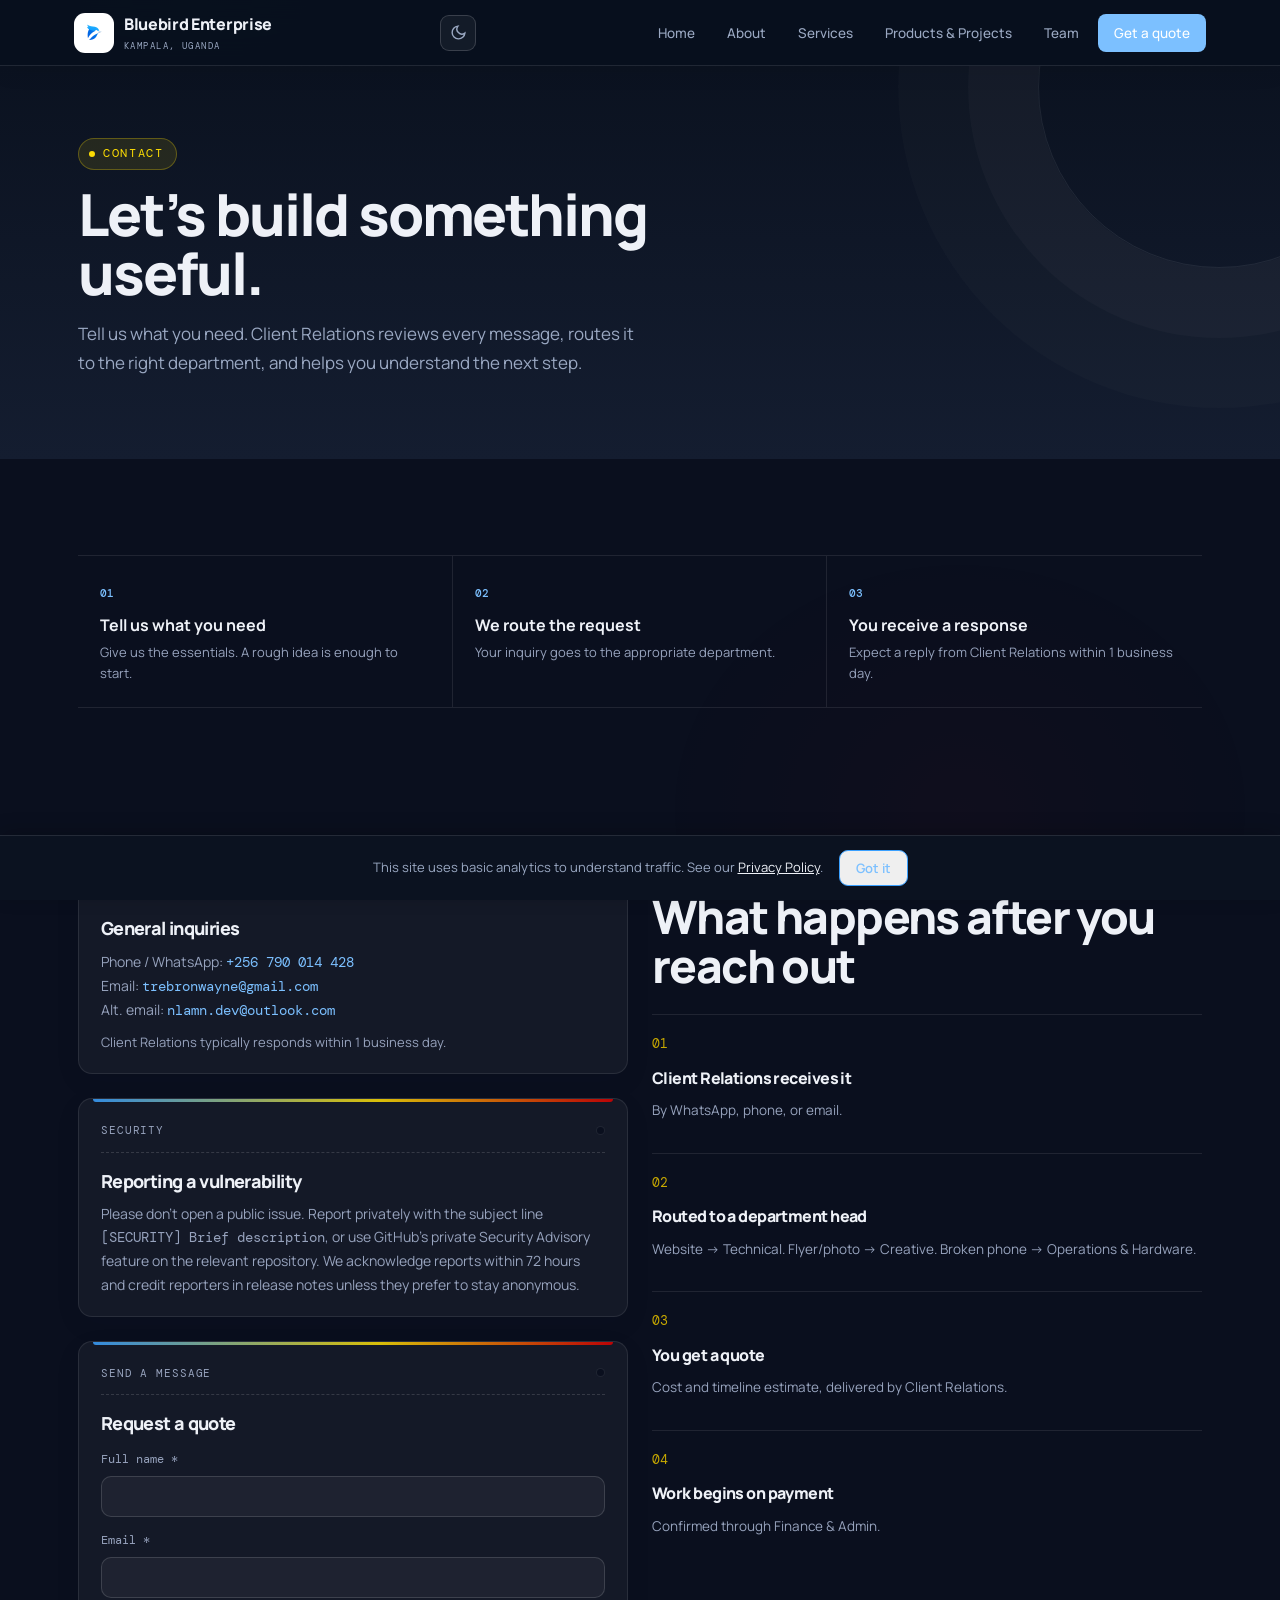
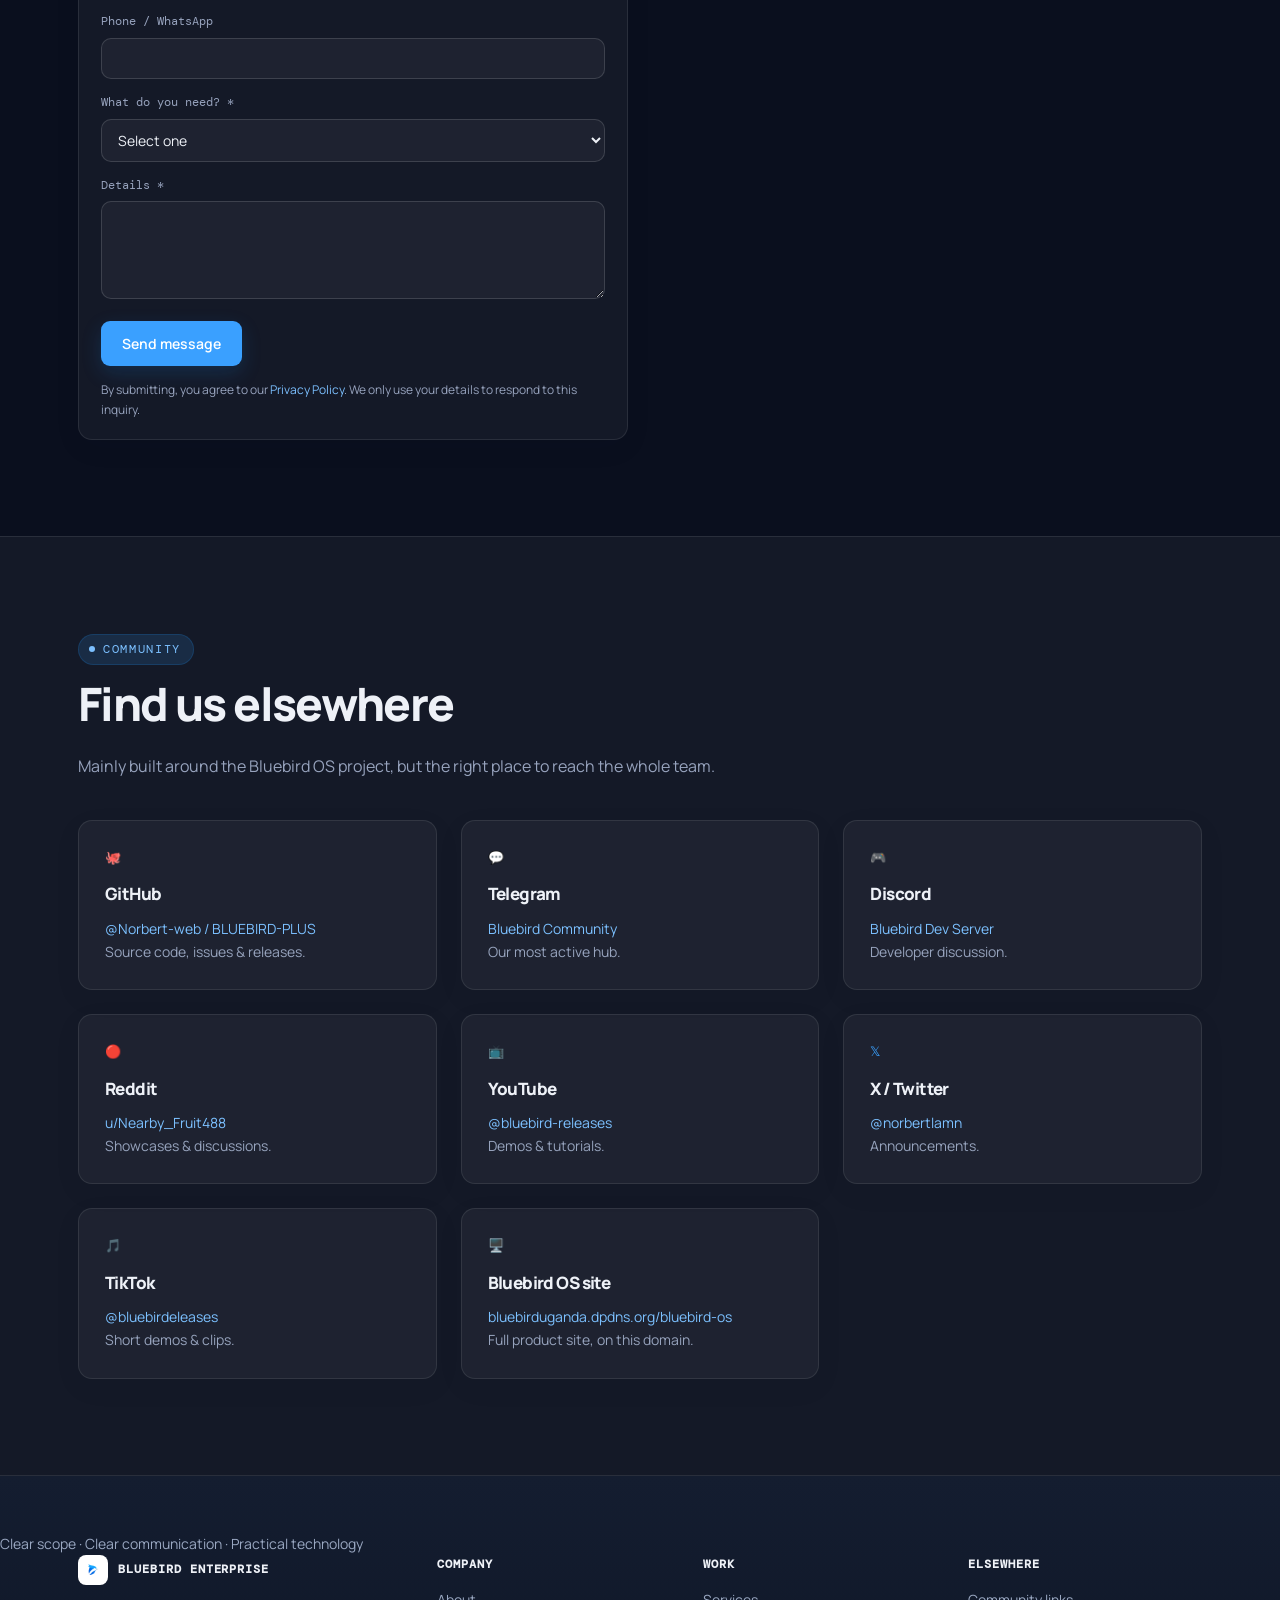
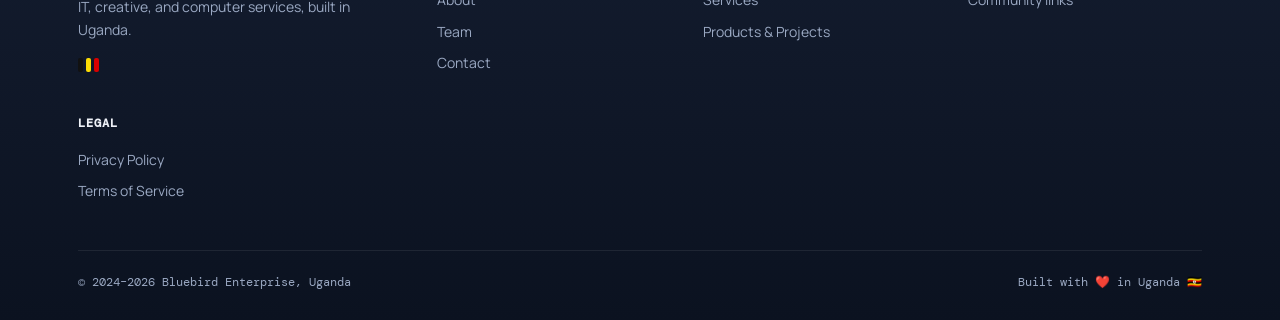
<file: contact.html>
<!DOCTYPE html>
<html lang="en">
<head>
<meta charset="UTF-8">
<meta name="viewport" content="width=device-width, initial-scale=1.0">
<title>Contact — Bluebird Enterprise</title>
<meta name="description" content="Get in touch with Bluebird Enterprise for a quote, a support request, or a security report.">
<link rel="icon" type="image/svg+xml" href="assets/img/favicon.svg">
<link rel="icon" type="image/png" sizes="32x32" href="assets/img/favicon-32.png">
<link rel="apple-touch-icon" href="assets/img/apple-touch-icon.png">
<link rel="preconnect" href="https://fonts.googleapis.com">
<link rel="preconnect" href="https://fonts.gstatic.com" crossorigin>
<link href="https://fonts.googleapis.com/css2?family=Manrope:wght@400;500;600;700;800&family=DM+Mono:wght@400;500&display=swap" rel="stylesheet">
<link rel="stylesheet" href="assets/css/styles.css">
<link rel="canonical" href="https://bluebirduganda.dpdns.org/contact.html">
<meta name="theme-color" content="#0b1220">
<meta property="og:type" content="website">
<meta property="og:site_name" content="Bluebird Enterprise">
<meta property="og:title" content="Contact — Bluebird Enterprise">
<meta property="og:description" content="Get in touch with Bluebird Enterprise for a quote, a support request, or a security report.">
<meta property="og:url" content="https://bluebirduganda.dpdns.org/contact.html">
<meta property="og:image" content="https://bluebirduganda.dpdns.org/assets/img/og-cover.png">
<meta name="twitter:card" content="summary_large_image">
<meta name="twitter:title" content="Contact — Bluebird Enterprise">
<meta name="twitter:description" content="Get in touch with Bluebird Enterprise for a quote, a support request, or a security report.">
<meta name="twitter:image" content="https://bluebirduganda.dpdns.org/assets/img/og-cover.png">
<script type="application/ld+json">
{
  "@context": "https://schema.org",
  "@type": "BreadcrumbList",
  "itemListElement": [
    {"@type": "ListItem", "position": 1, "name": "Home", "item": "https://bluebirduganda.dpdns.org/"},
    {"@type": "ListItem", "position": 2, "name": "Contact", "item": "https://bluebirduganda.dpdns.org/contact.html"}
  ]
}
</script>
<script defer src="https://analytics.digitalplat.org/static/analytics.js" data-property="dpa_kOw1KWCyxdm1ndBFeWG8Ztl09Nwl7xM"></script>
</head>
<body>
<a class="skip-link" href="#main">Skip to content</a>

<header class="site-header">
  <div class="nav-inner">
    <a class="brand" href="index.html">
      <span class="brand-mark"><img src="assets/img/logo.png" alt="" width="36" height="36" onerror="this.parentElement.textContent='BE';"></span>
      <span>Bluebird Enterprise<span class="brand-name-sub">Kampala, Uganda</span></span>
    </a>
    <div style="display:flex;align-items:center;gap:10px;">
    <button class="theme-toggle" id="theme-toggle" aria-label="Toggle light/dark theme" type="button">
      <svg class="icon-sun" viewBox="0 0 24 24" fill="none" stroke="currentColor" stroke-width="2" stroke-linecap="round"><circle cx="12" cy="12" r="4"/><path d="M12 2v2M12 20v2M4.9 4.9l1.4 1.4M17.7 17.7l1.4 1.4M2 12h2M20 12h2M4.9 19.1l1.4-1.4M17.7 6.3l1.4-1.4"/></svg>
      <svg class="icon-moon" viewBox="0 0 24 24" fill="none" stroke="currentColor" stroke-width="2" stroke-linecap="round"><path d="M21 12.8A9 9 0 1111.2 3 7 7 0 0021 12.8z"/></svg>
    </button>
    <button class="nav-toggle" aria-expanded="false" aria-controls="primary-menu" onclick="const u=document.getElementById('primary-menu');const open=u.classList.toggle('open');this.setAttribute('aria-expanded',open);this.textContent=open?'✕':'☰';">☰</button>
    </div>
    <nav class="primary-nav" aria-label="Primary">
      <ul id="primary-menu">
        <li><a href="index.html">Home</a></li>
        <li><a href="about.html">About</a></li>
        <li><a href="services.html">Services</a></li>
        <li><a href="products.html">Products &amp; Projects</a></li>
        <li><a href="team.html">Team</a></li>
        <li><a href="contact.html" class="nav-cta active">Get a quote</a></li>
      </ul>
    </nav>
  </div>
</header>

<main id="main">

  <section class="section-tight section-ink page-hero">
    <div class="wrap">
      <span class="eyebrow">Contact</span>
      <h1>Let’s build something useful.</h1>
      <p style="max-width:56ch;">Tell us what you need. Client Relations reviews every message, routes it to the right department, and helps you understand the next step.</p>
    </div>
  </section>

  <section class="section contact-intro">
    <div class="wrap">
      <div class="contact-expectations">
        <div><span>01</span><strong>Tell us what you need</strong><p>Give us the essentials. A rough idea is enough to start.</p></div>
        <div><span>02</span><strong>We route the request</strong><p>Your inquiry goes to the appropriate department.</p></div>
        <div><span>03</span><strong>You receive a response</strong><p>Expect a reply from Client Relations within 1 business day.</p></div>
      </div>
    </div>
  </section>

  <section class="section contact-form-section">
    <div class="wrap grid-2">
      <div>
        <div class="ticket" style="margin-bottom:24px;">
          <div class="ticket-num"><span>Reach us</span><span class="punch"></span></div>
          <h3>General inquiries</h3>
          <p style="margin-bottom:10px;">
            Phone / WhatsApp: <a class="mono" href="tel:+256790014428">+256 790 014 428</a><br>
            Email: <a class="mono" href="mailto:trebronwayne@gmail.com">trebronwayne@gmail.com</a><br>
            Alt. email: <a class="mono" href="mailto:nlamn.dev@outlook.com">nlamn.dev@outlook.com</a>
          </p>
          <p style="font-size:13px;color:var(--text-muted);">Client Relations typically responds within 1 business day.</p>
        </div>

        <div class="ticket" style="margin-bottom:24px;">
          <div class="ticket-num"><span>Security</span><span class="punch"></span></div>
          <h3>Reporting a vulnerability</h3>
          <p>Please don't open a public issue. Report privately with the subject line <span class="mono">[SECURITY] Brief description</span>, or use GitHub's private Security Advisory feature on the relevant repository. We acknowledge reports within 72 hours and credit reporters in release notes unless they prefer to stay anonymous.</p>
        </div>

        <div class="ticket reveal">
          <div class="ticket-num"><span>Send a message</span><span class="punch"></span></div>
          <h3>Request a quote</h3>
          <form action="https://formsubmit.co/trebronwayne@gmail.com" method="POST" novalidate style="margin-top:12px;display:grid;gap:14px;">
            <input type="hidden" name="_subject" value="New inquiry — Bluebird Enterprise website">
            <input type="hidden" name="_template" value="table">
            <input type="hidden" name="_captcha" value="true">
            <input type="hidden" name="_honey" style="display:none" tabindex="-1" autocomplete="off">
            <div>
              <label for="cf-name" style="display:block;font-family:var(--font-mono);font-size:12px;color:var(--text-muted);margin-bottom:6px;">Full name *</label>
              <input id="cf-name" name="name" type="text" required autocomplete="name" style="width:100%;padding:10px 12px;border-radius:var(--radius-sm);border:1px solid var(--line-soft);background:var(--paper-raised);color:var(--text);font-family:var(--font-body);font-size:14px;">
            </div>
            <div>
              <label for="cf-email" style="display:block;font-family:var(--font-mono);font-size:12px;color:var(--text-muted);margin-bottom:6px;">Email *</label>
              <input id="cf-email" name="email" type="email" required autocomplete="email" style="width:100%;padding:10px 12px;border-radius:var(--radius-sm);border:1px solid var(--line-soft);background:var(--paper-raised);color:var(--text);font-family:var(--font-body);font-size:14px;">
            </div>
            <div>
              <label for="cf-phone" style="display:block;font-family:var(--font-mono);font-size:12px;color:var(--text-muted);margin-bottom:6px;">Phone / WhatsApp</label>
              <input id="cf-phone" name="phone" type="tel" autocomplete="tel" style="width:100%;padding:10px 12px;border-radius:var(--radius-sm);border:1px solid var(--line-soft);background:var(--paper-raised);color:var(--text);font-family:var(--font-body);font-size:14px;">
            </div>
            <div>
              <label for="cf-dept" style="display:block;font-family:var(--font-mono);font-size:12px;color:var(--text-muted);margin-bottom:6px;">What do you need? *</label>
              <select id="cf-dept" name="department" required style="width:100%;padding:10px 12px;border-radius:var(--radius-sm);border:1px solid var(--line-soft);background:var(--paper-raised);color:var(--text);font-family:var(--font-body);font-size:14px;">
                <option value="">Select one</option>
                <option value="Digital Presence">Website / App (Digital Presence)</option>
                <option value="Creative & Design">Design / Branding (Creative &amp; Design)</option>
                <option value="Digital & Physical Content">Printing / Typing / Scanning</option>
                <option value="Hardware & Technical">Repair / Networking / CCTV (Hardware &amp; Technical)</option>
                <option value="Other">Something else</option>
              </select>
            </div>
            <div>
              <label for="cf-message" style="display:block;font-family:var(--font-mono);font-size:12px;color:var(--text-muted);margin-bottom:6px;">Details *</label>
              <textarea id="cf-message" name="message" rows="4" required style="width:100%;padding:10px 12px;border-radius:var(--radius-sm);border:1px solid var(--line-soft);background:var(--paper-raised);color:var(--text);font-family:var(--font-body);font-size:14px;resize:vertical;"></textarea>
            </div>
            <button class="btn btn-primary" type="submit" style="justify-self:start;">Send message</button>
            <p style="font-size:12px;color:var(--text-muted);margin:0;">By submitting, you agree to our <a href="privacy.html">Privacy Policy</a>. We only use your details to respond to this inquiry.</p>
          </form>
        </div>
      </div>

      <div>
        <div class="section-head" style="margin-bottom:20px;">
          <span class="eyebrow">How intake works</span>
          <h2>What happens after you reach out</h2>
        </div>
        <div class="workflow" style="grid-template-columns:1fr;gap:0;">
          <div class="step" style="border-left:none;border-top:1px solid var(--line);padding:18px 0 0;">
            <span class="step-num">01</span>
            <h3>Client Relations receives it</h3>
            <p>By WhatsApp, phone, or email.</p>
          </div>
          <div class="step" style="border-left:none;border-top:1px solid var(--line);padding:18px 0 0;margin-top:18px;">
            <span class="step-num">02</span>
            <h3>Routed to a department head</h3>
            <p>Website → Technical. Flyer/photo → Creative. Broken phone → Operations &amp; Hardware.</p>
          </div>
          <div class="step" style="border-left:none;border-top:1px solid var(--line);padding:18px 0 0;margin-top:18px;">
            <span class="step-num">03</span>
            <h3>You get a quote</h3>
            <p>Cost and timeline estimate, delivered by Client Relations.</p>
          </div>
          <div class="step" style="border-left:none;border-top:1px solid var(--line);padding:18px 0 0;margin-top:18px;">
            <span class="step-num">04</span>
            <h3>Work begins on payment</h3>
            <p>Confirmed through Finance &amp; Admin.</p>
          </div>
        </div>
      </div>
    </div>
  </section>

  <section id="community" class="section section-alt">
    <div class="wrap">
      <div class="section-head">
        <span class="eyebrow">Community</span>
        <h2>Find us elsewhere</h2>
        <p style="color:var(--text-muted);">Mainly built around the Bluebird OS project, but the right place to reach the whole team.</p>
      </div>
      <div class="grid-3">
        <div class="card reveal"><span class="num">🐙</span><h3>GitHub</h3><p><a href="https://github.com/Norbert-web/BLUEBIRD-PLUS" target="_blank" rel="noopener">@Norbert-web / BLUEBIRD-PLUS</a><br>Source code, issues &amp; releases.</p></div>
        <div class="card reveal"><span class="num">💬</span><h3>Telegram</h3><p><a href="https://t.me" target="_blank" rel="noopener">Bluebird Community</a><br>Our most active hub.</p></div>
        <div class="card reveal"><span class="num">🎮</span><h3>Discord</h3><p><a href="https://discord.com" target="_blank" rel="noopener">Bluebird Dev Server</a><br>Developer discussion.</p></div>
        <div class="card reveal"><span class="num">🔴</span><h3>Reddit</h3><p><a href="https://www.reddit.com/user/Nearby_Fruit488/" target="_blank" rel="noopener">u/Nearby_Fruit488</a><br>Showcases &amp; discussions.</p></div>
        <div class="card reveal"><span class="num">📺</span><h3>YouTube</h3><p><a href="https://www.youtube.com/bluebird-releases" target="_blank" rel="noopener">@bluebird-releases</a><br>Demos &amp; tutorials.</p></div>
        <div class="card reveal"><span class="num">𝕏</span><h3>X / Twitter</h3><p><a href="https://twitter.com/norbertlamn" target="_blank" rel="noopener">@norbertlamn</a><br>Announcements.</p></div>
        <div class="card reveal"><span class="num">🎵</span><h3>TikTok</h3><p><a href="https://tiktok.com/@bluebirdeleases" target="_blank" rel="noopener">@bluebirdeleases</a><br>Short demos &amp; clips.</p></div>
        <div class="card reveal"><span class="num">🖥️</span><h3>Bluebird OS site</h3><p><a href="bluebird-os/index.html">bluebirduganda.dpdns.org/bluebird-os</a><br>Full product site, on this domain.</p></div>
      </div>
    </div>
  </section>

</main>

<footer class="site-footer"><div class="footer-trust-note">Clear scope · Clear communication · Practical technology</div>
  <div class="wrap">
    <div class="footer-grid">
      <div>
        <div class="footer-brand">
          <span class="brand-mark"><img src="assets/img/logo.png" alt="" width="30" height="30" onerror="this.parentElement.textContent='BE';"></span>
          <h4 style="margin:0;">Bluebird Enterprise</h4>
        </div>
        <p style="max-width:32ch;">IT, creative, and computer services, built in Uganda.</p>
        <span class="flag-stripe" aria-hidden="true"><span class="s1"></span><span class="s2"></span><span class="s3"></span></span>
      </div>
      <div>
        <h4>Company</h4>
        <ul>
          <li><a href="about.html">About</a></li>
          <li><a href="team.html">Team</a></li>
          <li><a href="contact.html">Contact</a></li>
        </ul>
      </div>
      <div>
        <h4>Work</h4>
        <ul>
          <li><a href="services.html">Services</a></li>
          <li><a href="products.html">Products &amp; Projects</a></li>
        </ul>
      </div>
      <div>
        <h4>Elsewhere</h4>
        <ul>
          <li><a href="contact.html#community">Community links</a></li>
        </ul>
      </div>
      <div>
        <h4>Legal</h4>
        <ul>
          <li><a href="privacy.html">Privacy Policy</a></li>
          <li><a href="terms.html">Terms of Service</a></li>
        </ul>
      </div>
    </div>
    <div class="footer-bottom">
      <span>© 2024–2026 Bluebird Enterprise, Uganda</span>
      <span>Built with ❤️ in Uganda 🇺🇬</span>
    </div>
  </div>
</footer>

<script src="assets/js/app.js"></script>
</body>
</html>
</file>
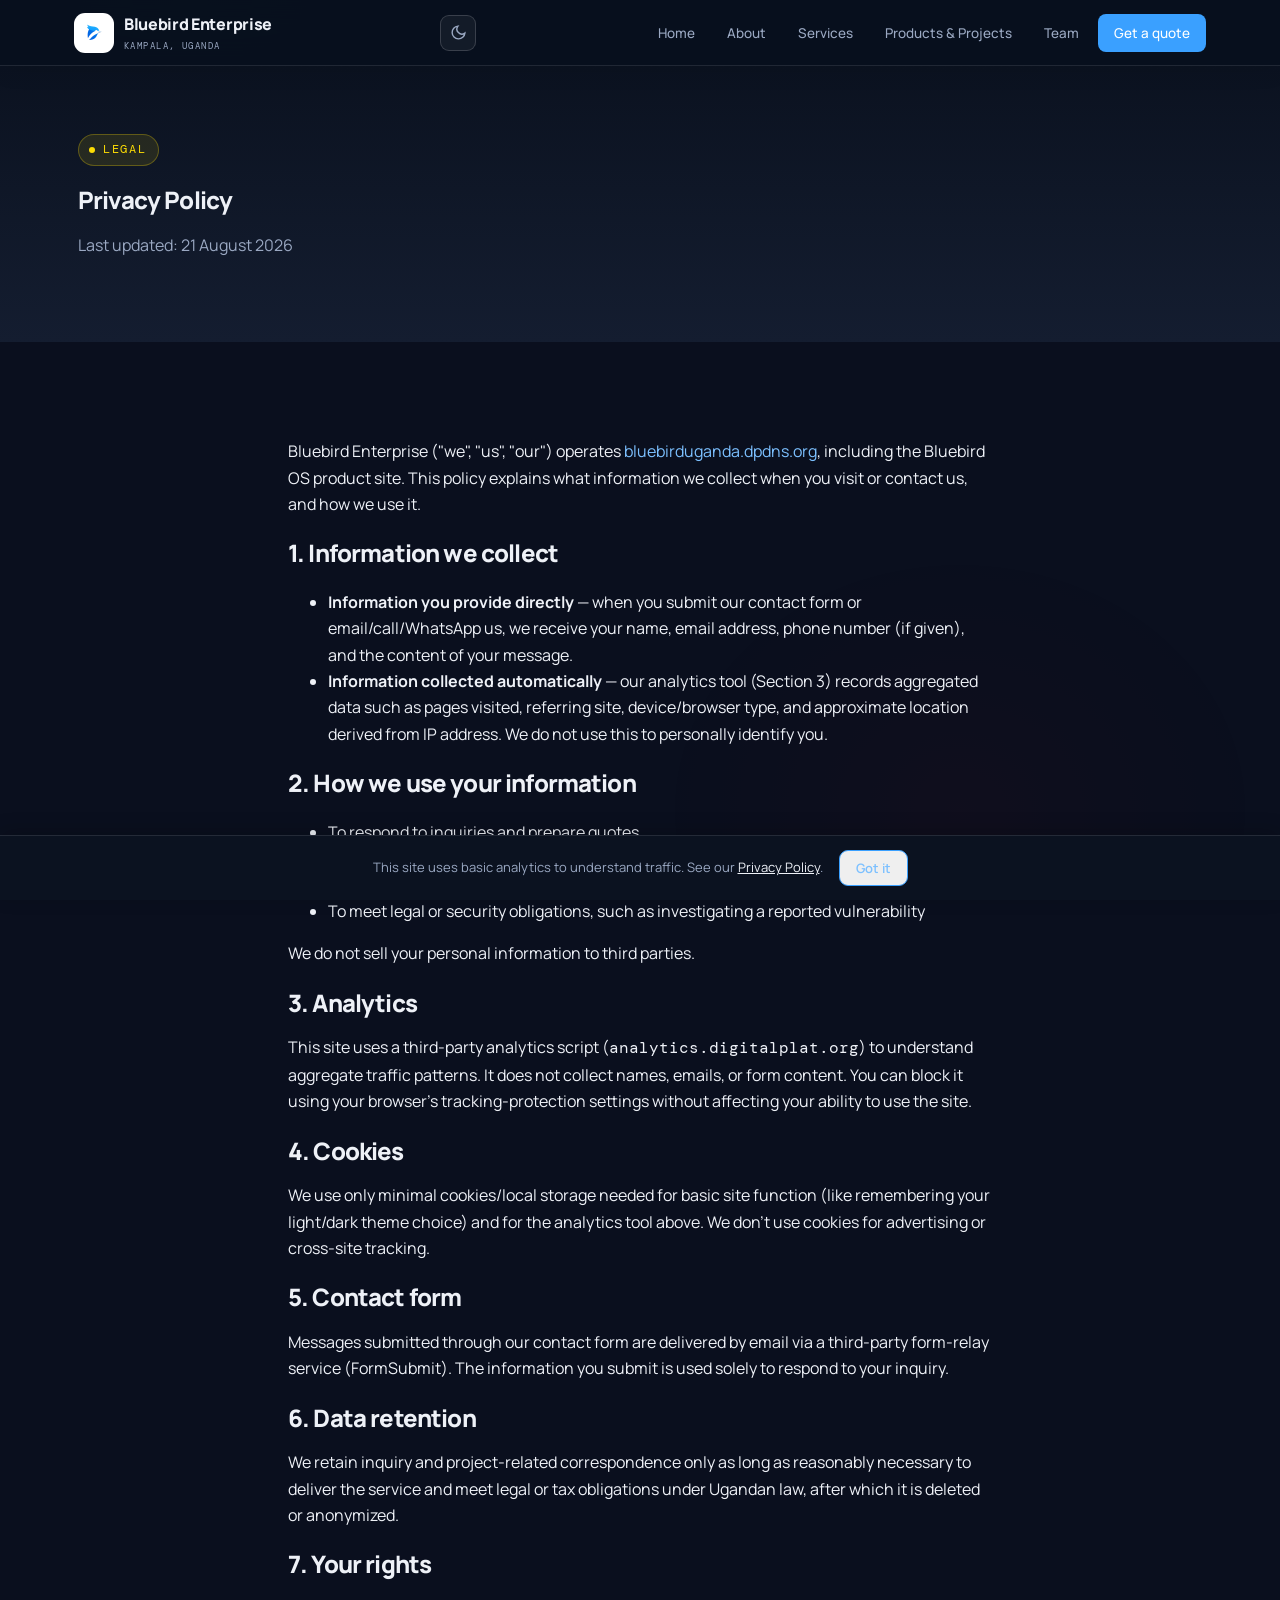
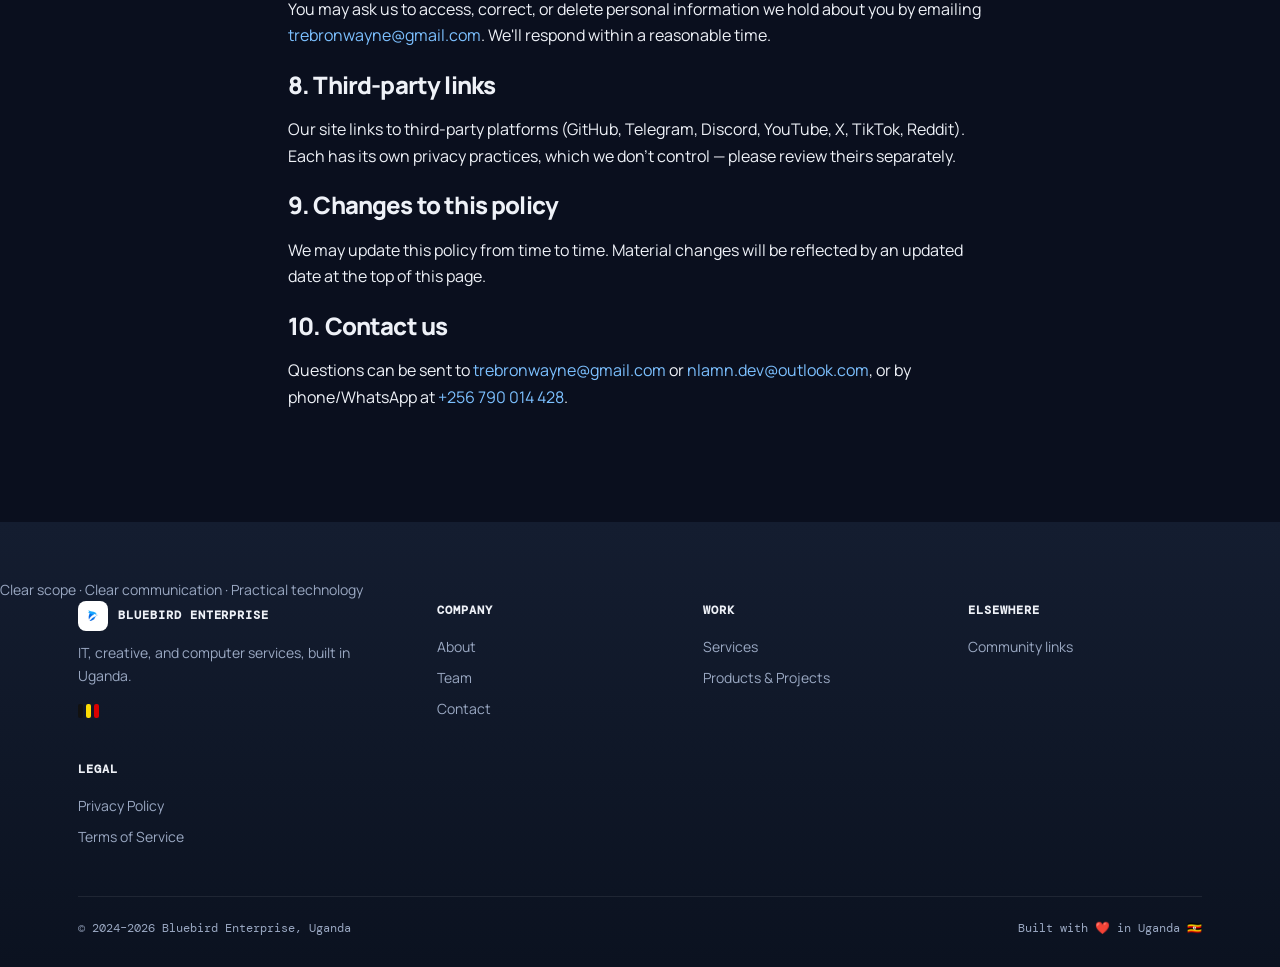
<file: privacy.html>
<!DOCTYPE html>
<html lang="en">
<head>
<meta charset="UTF-8">
<meta name="viewport" content="width=device-width, initial-scale=1.0">
<title>Privacy Policy — Bluebird Enterprise</title>
<meta name="description" content="How Bluebird Enterprise collects, uses, and protects your information across our website and services.">
<link rel="icon" type="image/svg+xml" href="assets/img/favicon.svg">
<link rel="icon" type="image/png" sizes="32x32" href="assets/img/favicon-32.png">
<link rel="apple-touch-icon" href="assets/img/apple-touch-icon.png">
<link rel="preconnect" href="https://fonts.googleapis.com">
<link rel="preconnect" href="https://fonts.gstatic.com" crossorigin>
<link href="https://fonts.googleapis.com/css2?family=Manrope:wght@400;500;600;700;800&family=DM+Mono:wght@400;500&display=swap" rel="stylesheet">
<link rel="stylesheet" href="assets/css/styles.css">
<link rel="canonical" href="https://bluebirduganda.dpdns.org/privacy.html">
<meta name="theme-color" content="#0b1220">
<meta property="og:type" content="website">
<meta property="og:site_name" content="Bluebird Enterprise">
<meta property="og:title" content="Privacy Policy — Bluebird Enterprise">
<meta property="og:description" content="How Bluebird Enterprise collects, uses, and protects your information across our website and services.">
<meta property="og:url" content="https://bluebirduganda.dpdns.org/privacy.html">
<meta property="og:image" content="https://bluebirduganda.dpdns.org/assets/img/og-cover.png">
<meta name="twitter:card" content="summary_large_image">
<meta name="twitter:title" content="Privacy Policy — Bluebird Enterprise">
<meta name="twitter:description" content="How Bluebird Enterprise collects, uses, and protects your information across our website and services.">
<meta name="twitter:image" content="https://bluebirduganda.dpdns.org/assets/img/og-cover.png">
<script type="application/ld+json">
{
  "@context": "https://schema.org",
  "@type": "BreadcrumbList",
  "itemListElement": [
    {"@type": "ListItem", "position": 1, "name": "Home", "item": "https://bluebirduganda.dpdns.org/"},
    {"@type": "ListItem", "position": 2, "name": "Privacy Policy", "item": "https://bluebirduganda.dpdns.org/privacy.html"}
  ]
}
</script>
<script defer src="https://analytics.digitalplat.org/static/analytics.js" data-property="dpa_kOw1KWCyxdm1ndBFeWG8Ztl09Nwl7xM"></script>
</head>
<body>
<a class="skip-link" href="#main">Skip to content</a>

<header class="site-header">
  <div class="nav-inner">
    <a class="brand" href="index.html">
      <span class="brand-mark"><img src="assets/img/logo.png" alt="" width="36" height="36" onerror="this.parentElement.textContent='BE';"></span>
      <span>Bluebird Enterprise<span class="brand-name-sub">Kampala, Uganda</span></span>
    </a>
    <div style="display:flex;align-items:center;gap:10px;">
    <button class="theme-toggle" id="theme-toggle" aria-label="Toggle light/dark theme" type="button">
      <svg class="icon-sun" viewBox="0 0 24 24" fill="none" stroke="currentColor" stroke-width="2" stroke-linecap="round"><circle cx="12" cy="12" r="4"/><path d="M12 2v2M12 20v2M4.9 4.9l1.4 1.4M17.7 17.7l1.4 1.4M2 12h2M20 12h2M4.9 19.1l1.4-1.4M17.7 6.3l1.4-1.4"/></svg>
      <svg class="icon-moon" viewBox="0 0 24 24" fill="none" stroke="currentColor" stroke-width="2" stroke-linecap="round"><path d="M21 12.8A9 9 0 1111.2 3 7 7 0 0021 12.8z"/></svg>
    </button>
    <button class="nav-toggle" aria-expanded="false" aria-controls="primary-menu" onclick="const u=document.getElementById('primary-menu');const open=u.classList.toggle('open');this.setAttribute('aria-expanded',open);this.textContent=open?'✕':'☰';">☰</button>
    </div>
    <nav class="primary-nav" aria-label="Primary">
      <ul id="primary-menu">
        <li><a href="index.html">Home</a></li>
        <li><a href="about.html">About</a></li>
        <li><a href="services.html">Services</a></li>
        <li><a href="products.html">Products &amp; Projects</a></li>
        <li><a href="team.html">Team</a></li>
        <li><a href="contact.html" class="nav-cta">Get a quote</a></li>
      </ul>
    </nav>
  </div>
</header>



<main id="main">
  <section class="section-tight section-ink">
    <div class="wrap">
      <span class="eyebrow">Legal</span>
      <h1>Privacy Policy</h1>
      <p style="max-width:56ch;">Last updated: 21 August 2026</p>
    </div>
  </section>

  <section class="section">
    <div class="wrap" style="max-width:760px;">
      <p>Bluebird Enterprise ("we", "us", "our") operates <a href="https://bluebirduganda.dpdns.org/">bluebirduganda.dpdns.org</a>, including the Bluebird OS product site. This policy explains what information we collect when you visit or contact us, and how we use it.</p>

      <h2>1. Information we collect</h2>
      <ul>
        <li><strong>Information you provide directly</strong> — when you submit our contact form or email/call/WhatsApp us, we receive your name, email address, phone number (if given), and the content of your message.</li>
        <li><strong>Information collected automatically</strong> — our analytics tool (Section 3) records aggregated data such as pages visited, referring site, device/browser type, and approximate location derived from IP address. We do not use this to personally identify you.</li>
      </ul>

      <h2>2. How we use your information</h2>
      <ul>
        <li>To respond to inquiries and prepare quotes</li>
        <li>To deliver the service or project you've requested</li>
        <li>To understand how visitors use our site, so we can improve it</li>
        <li>To meet legal or security obligations, such as investigating a reported vulnerability</li>
      </ul>
      <p>We do not sell your personal information to third parties.</p>

      <h2>3. Analytics</h2>
      <p>This site uses a third-party analytics script (<span class="mono">analytics.digitalplat.org</span>) to understand aggregate traffic patterns. It does not collect names, emails, or form content. You can block it using your browser's tracking-protection settings without affecting your ability to use the site.</p>

      <h2>4. Cookies</h2>
      <p>We use only minimal cookies/local storage needed for basic site function (like remembering your light/dark theme choice) and for the analytics tool above. We don't use cookies for advertising or cross-site tracking.</p>

      <h2>5. Contact form</h2>
      <p>Messages submitted through our contact form are delivered by email via a third-party form-relay service (FormSubmit). The information you submit is used solely to respond to your inquiry.</p>

      <h2>6. Data retention</h2>
      <p>We retain inquiry and project-related correspondence only as long as reasonably necessary to deliver the service and meet legal or tax obligations under Ugandan law, after which it is deleted or anonymized.</p>

      <h2>7. Your rights</h2>
      <p>You may ask us to access, correct, or delete personal information we hold about you by emailing <a href="mailto:trebronwayne@gmail.com">trebronwayne@gmail.com</a>. We'll respond within a reasonable time.</p>

      <h2>8. Third-party links</h2>
      <p>Our site links to third-party platforms (GitHub, Telegram, Discord, YouTube, X, TikTok, Reddit). Each has its own privacy practices, which we don't control — please review theirs separately.</p>

      <h2>9. Changes to this policy</h2>
      <p>We may update this policy from time to time. Material changes will be reflected by an updated date at the top of this page.</p>

      <h2>10. Contact us</h2>
      <p>Questions can be sent to <a href="mailto:trebronwayne@gmail.com">trebronwayne@gmail.com</a> or <a href="mailto:nlamn.dev@outlook.com">nlamn.dev@outlook.com</a>, or by phone/WhatsApp at <a href="tel:+256790014428">+256 790 014 428</a>.</p>
    </div>
  </section>



<footer class="site-footer"><div class="footer-trust-note">Clear scope · Clear communication · Practical technology</div>
  <div class="wrap">
    <div class="footer-grid">
      <div>
        <div class="footer-brand">
          <span class="brand-mark"><img src="assets/img/logo.png" alt="" width="30" height="30" onerror="this.parentElement.textContent='BE';"></span>
          <h4 style="margin:0;">Bluebird Enterprise</h4>
        </div>
        <p style="max-width:32ch;">IT, creative, and computer services, built in Uganda.</p>
        <span class="flag-stripe" aria-hidden="true"><span class="s1"></span><span class="s2"></span><span class="s3"></span></span>
      </div>
      <div>
        <h4>Company</h4>
        <ul>
          <li><a href="about.html">About</a></li>
          <li><a href="team.html">Team</a></li>
          <li><a href="contact.html">Contact</a></li>
        </ul>
      </div>
      <div>
        <h4>Work</h4>
        <ul>
          <li><a href="services.html">Services</a></li>
          <li><a href="products.html">Products &amp; Projects</a></li>
        </ul>
      </div>
      <div>
        <h4>Elsewhere</h4>
        <ul>
          <li><a href="contact.html#community">Community links</a></li>
        </ul>
      </div>
      <div>
        <h4>Legal</h4>
        <ul>
          <li><a href="privacy.html">Privacy Policy</a></li>
          <li><a href="terms.html">Terms of Service</a></li>
        </ul>
      </div>
    </div>
    <div class="footer-bottom">
      <span>© 2024–2026 Bluebird Enterprise, Uganda</span>
      <span>Built with ❤️ in Uganda 🇺🇬</span>
    </div>
  </div>
</footer>

<script src="assets/js/app.js"></script>
</body>
</html>
</file>
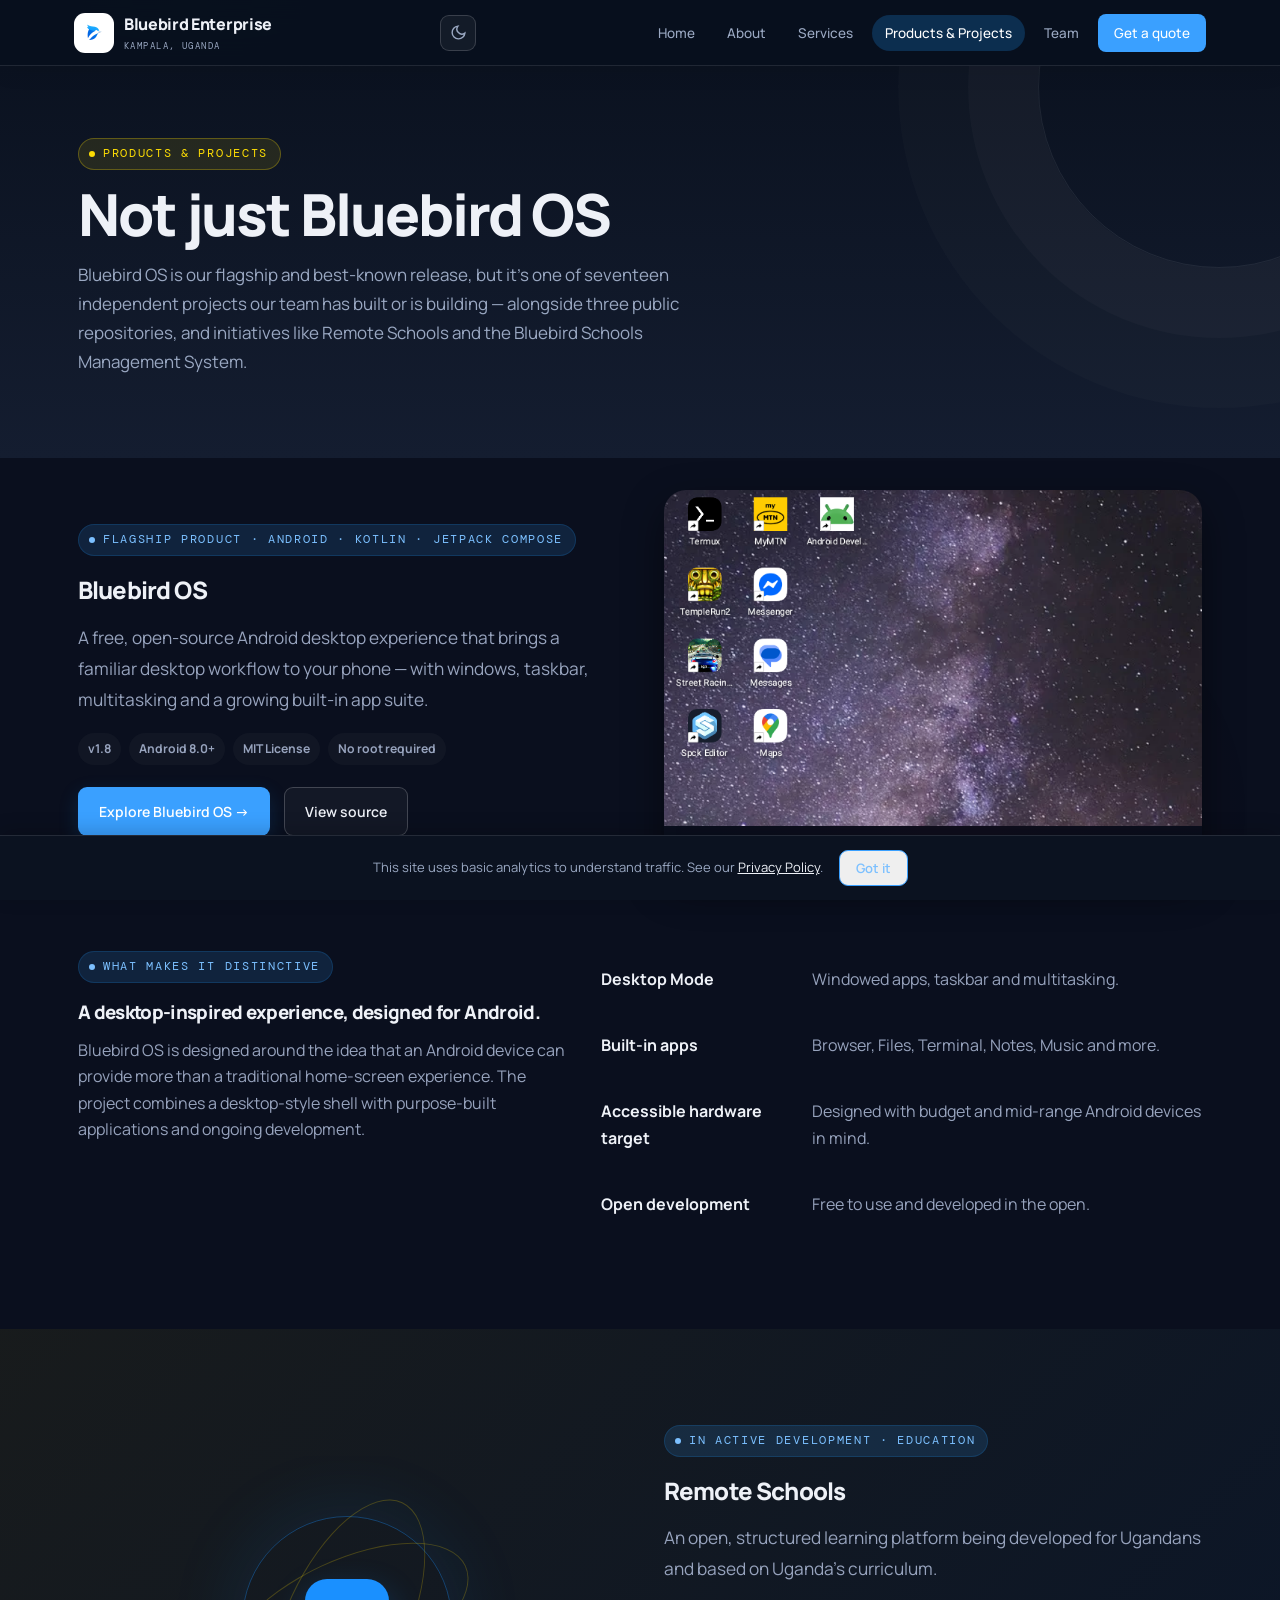
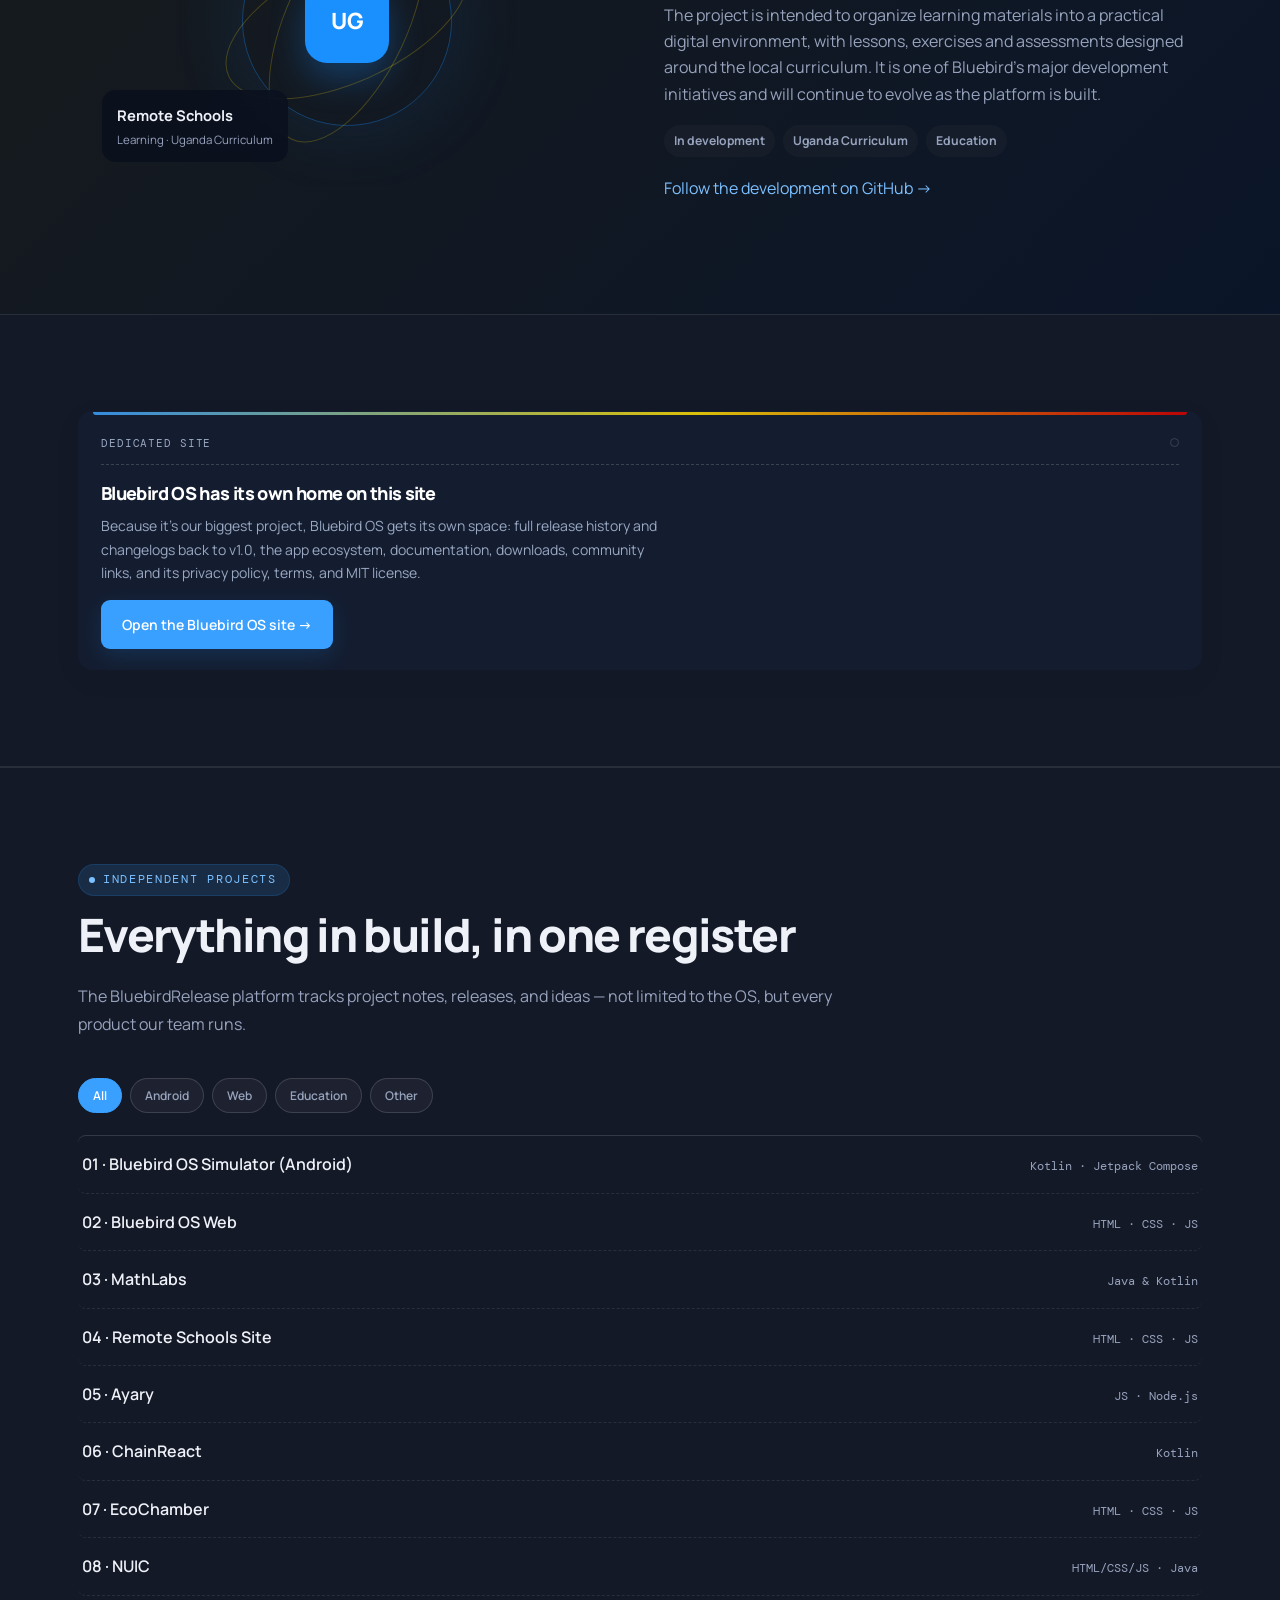
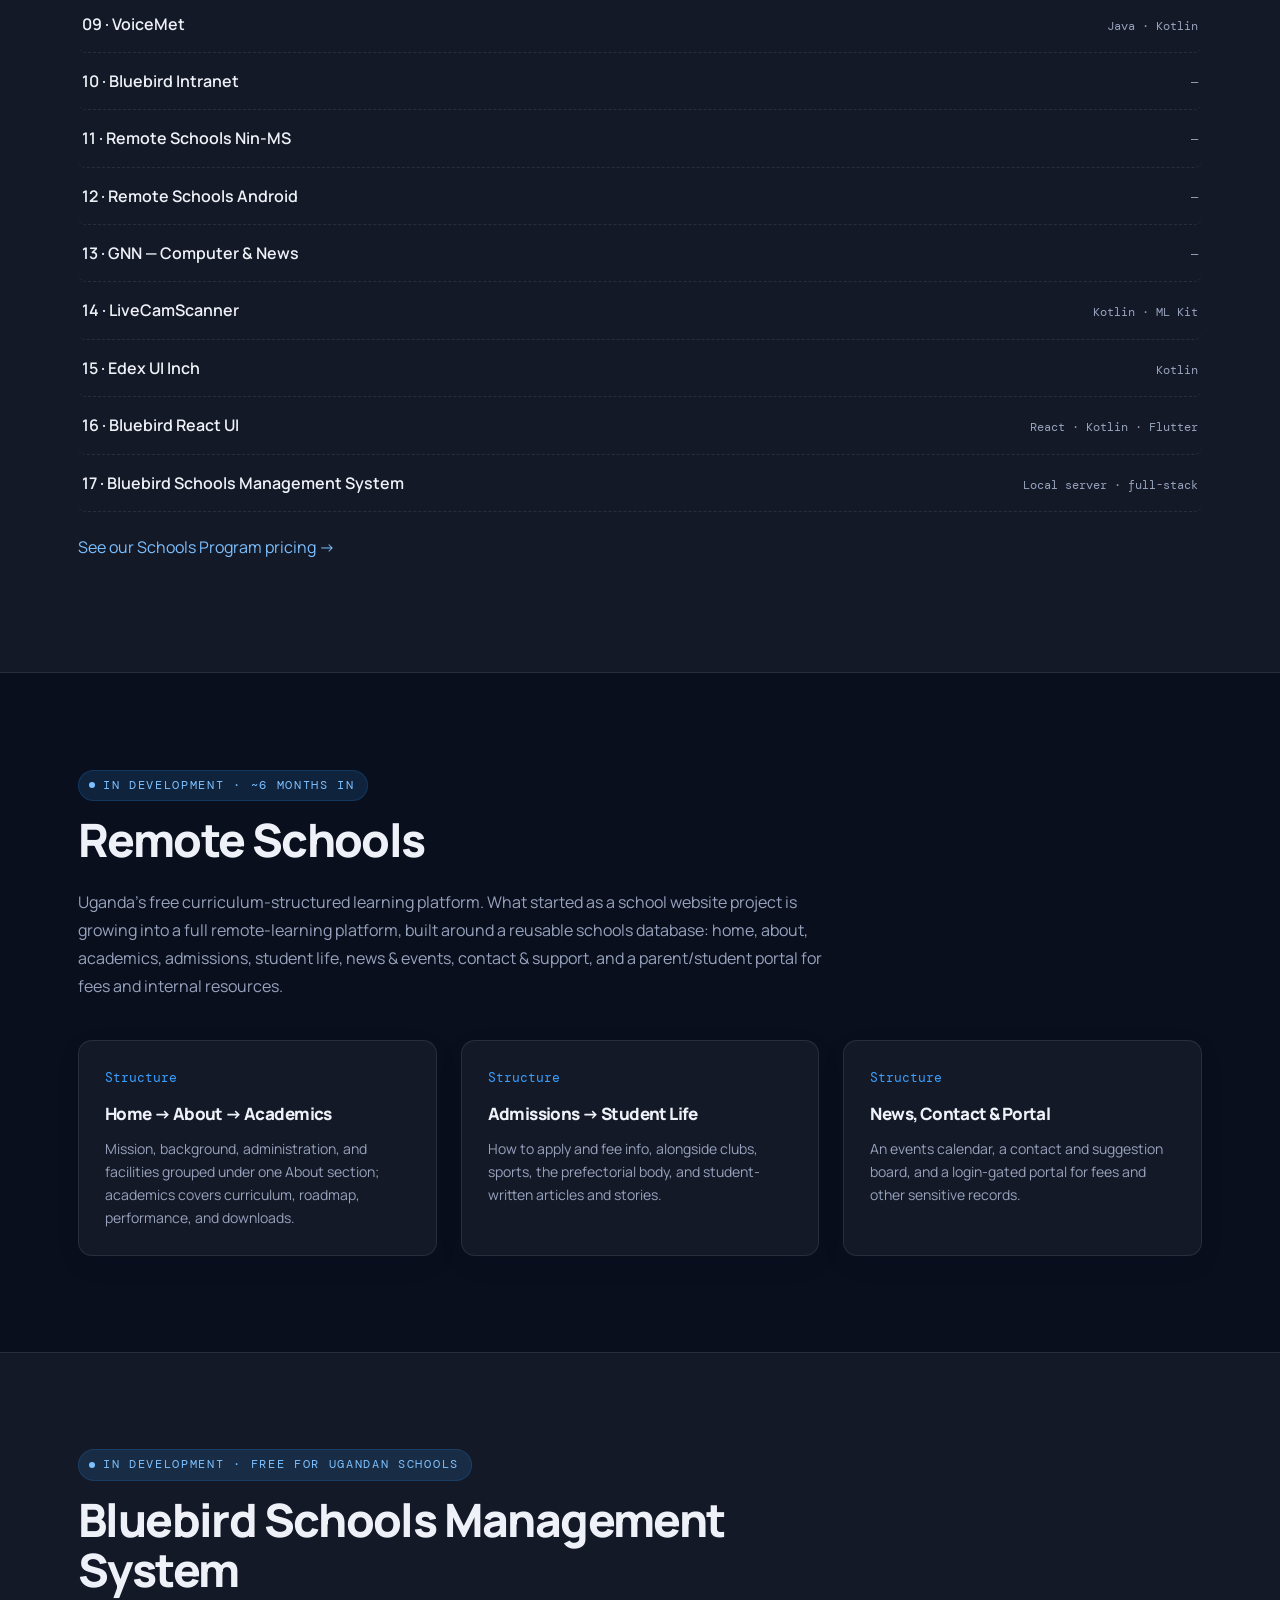
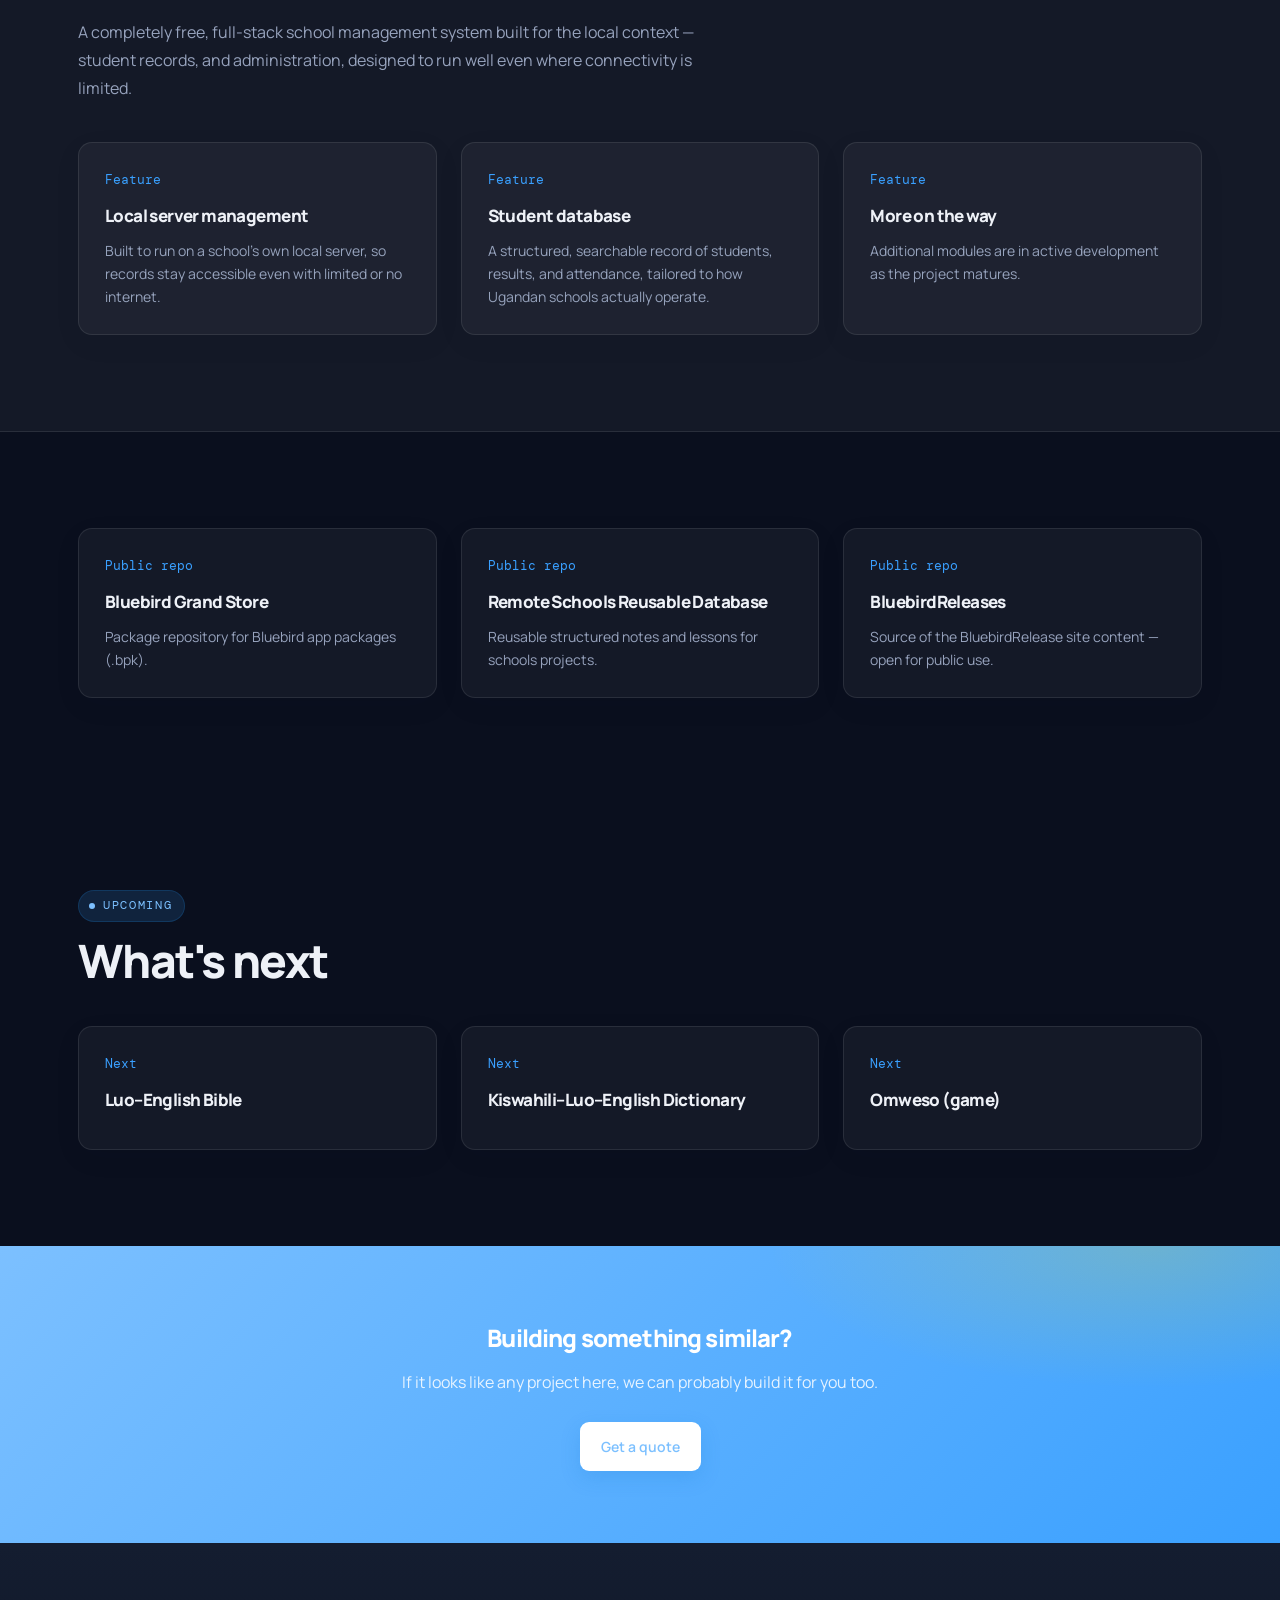
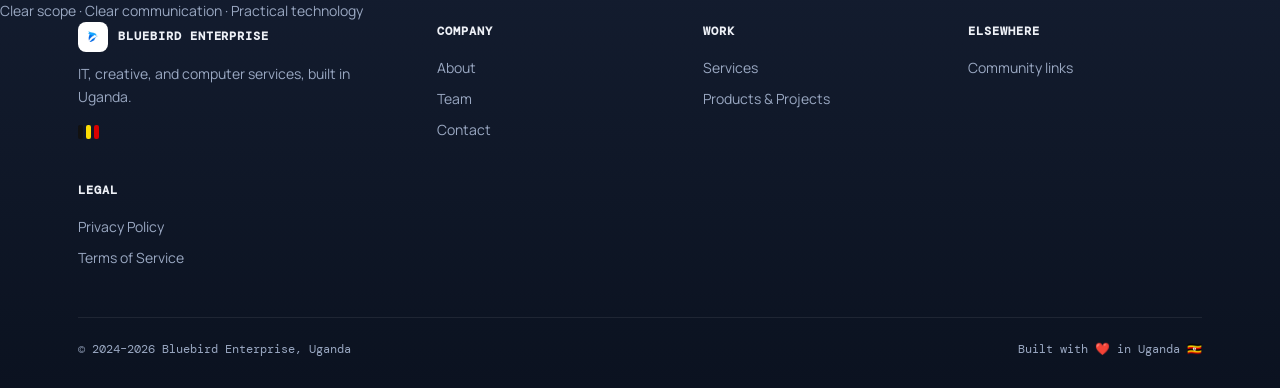
<file: products.html>
<!DOCTYPE html>
<html lang="en">
<head>
<meta charset="UTF-8">
<meta name="viewport" content="width=device-width, initial-scale=1.0">
<title>Products & Projects — Bluebird Enterprise</title>
<meta name="description" content="Bluebird OS and every other project from Bluebird Enterprise: 17 independent projects including Remote Schools and the Bluebird Schools Management System, public repositories, and what's coming next.">
<link rel="icon" type="image/svg+xml" href="assets/img/favicon.svg">
<link rel="icon" type="image/png" sizes="32x32" href="assets/img/favicon-32.png">
<link rel="apple-touch-icon" href="assets/img/apple-touch-icon.png">
<link rel="preconnect" href="https://fonts.googleapis.com">
<link rel="preconnect" href="https://fonts.gstatic.com" crossorigin>
<link href="https://fonts.googleapis.com/css2?family=Manrope:wght@400;500;600;700;800&family=DM+Mono:wght@400;500&display=swap" rel="stylesheet">
<link rel="stylesheet" href="assets/css/styles.css">
<link rel="canonical" href="https://bluebirduganda.dpdns.org/products.html">
<meta name="theme-color" content="#0b1220">
<meta property="og:type" content="website">
<meta property="og:site_name" content="Bluebird Enterprise">
<meta property="og:title" content="Products & Projects — Bluebird Enterprise">
<meta property="og:description" content="Bluebird OS and every other project from Bluebird Enterprise: 17 independent projects including Remote Schools and the Bluebird Schools Management System, public repositories, and what's coming next.">
<meta property="og:url" content="https://bluebirduganda.dpdns.org/products.html">
<meta property="og:image" content="https://bluebirduganda.dpdns.org/assets/img/og-cover.png">
<meta name="twitter:card" content="summary_large_image">
<meta name="twitter:title" content="Products & Projects — Bluebird Enterprise">
<meta name="twitter:description" content="Bluebird OS and every other project from Bluebird Enterprise: 17 independent projects including Remote Schools and the Bluebird Schools Management System, public repositories, and what's coming next.">
<meta name="twitter:image" content="https://bluebirduganda.dpdns.org/assets/img/og-cover.png">
<script type="application/ld+json">
{
  "@context": "https://schema.org",
  "@type": "BreadcrumbList",
  "itemListElement": [
    {"@type": "ListItem", "position": 1, "name": "Home", "item": "https://bluebirduganda.dpdns.org/"},
    {"@type": "ListItem", "position": 2, "name": "Products & Projects", "item": "https://bluebirduganda.dpdns.org/products.html"}
  ]
}
</script>
<script defer src="https://analytics.digitalplat.org/static/analytics.js" data-property="dpa_kOw1KWCyxdm1ndBFeWG8Ztl09Nwl7xM"></script>
</head>
<body>
<a class="skip-link" href="#main">Skip to content</a>

<header class="site-header">
  <div class="nav-inner">
    <a class="brand" href="index.html">
      <span class="brand-mark"><img src="assets/img/logo.png" alt="" width="36" height="36" onerror="this.parentElement.textContent='BE';"></span>
      <span>Bluebird Enterprise<span class="brand-name-sub">Kampala, Uganda</span></span>
    </a>
    <div style="display:flex;align-items:center;gap:10px;">
    <button class="theme-toggle" id="theme-toggle" aria-label="Toggle light/dark theme" type="button">
      <svg class="icon-sun" viewBox="0 0 24 24" fill="none" stroke="currentColor" stroke-width="2" stroke-linecap="round"><circle cx="12" cy="12" r="4"/><path d="M12 2v2M12 20v2M4.9 4.9l1.4 1.4M17.7 17.7l1.4 1.4M2 12h2M20 12h2M4.9 19.1l1.4-1.4M17.7 6.3l1.4-1.4"/></svg>
      <svg class="icon-moon" viewBox="0 0 24 24" fill="none" stroke="currentColor" stroke-width="2" stroke-linecap="round"><path d="M21 12.8A9 9 0 1111.2 3 7 7 0 0021 12.8z"/></svg>
    </button>
    <button class="nav-toggle" aria-expanded="false" aria-controls="primary-menu" onclick="const u=document.getElementById('primary-menu');const open=u.classList.toggle('open');this.setAttribute('aria-expanded',open);this.textContent=open?'✕':'☰';">☰</button>
    </div>
    <nav class="primary-nav" aria-label="Primary">
      <ul id="primary-menu">
        <li><a href="index.html">Home</a></li>
        <li><a href="about.html">About</a></li>
        <li><a href="services.html">Services</a></li>
        <li><a href="products.html" class="active">Products &amp; Projects</a></li>
        <li><a href="team.html">Team</a></li>
        <li><a href="contact.html" class="nav-cta">Get a quote</a></li>
      </ul>
    </nav>
  </div>
</header>

<main id="main">

  <section class="section-tight section-ink page-hero">
    <div class="wrap">
      <span class="eyebrow">Products &amp; projects</span>
      <h1>Not just Bluebird OS</h1>
      <p style="max-width:64ch;">Bluebird OS is our flagship and best-known release, but it's one of seventeen independent projects our team has built or is building — alongside three public repositories, and initiatives like Remote Schools and the Bluebird Schools Management System.</p>
    </div>
  </section>

  <!-- Bluebird OS flagship -->
<section class="section product-flagship">
  <div class="wrap">
    <div class="product-hero-grid">
      <div class="product-hero-copy">
        <span class="eyebrow">Flagship product · Android · Kotlin · Jetpack Compose</span>
        <h2>Bluebird OS</h2>
        <p class="product-lede">A free, open-source Android desktop experience that brings a familiar desktop workflow to your phone — with windows, taskbar, multitasking and a growing built-in app suite.</p>
        <div class="product-status-row">
          <span class="status-pill">v1.8</span>
          <span class="status-pill">Android 8.0+</span>
          <span class="status-pill">MIT License</span>
          <span class="status-pill">No root required</span>
        </div>
        <div class="hero-actions" style="margin-top:22px;">
          <a class="btn btn-primary" href="bluebird-os/index.html">Explore Bluebird OS →</a>
          <a class="btn btn-ghost" href="https://github.com/Norbert-web/BLUEBIRD-PLUS" target="_blank" rel="noopener">View source</a>
        </div>
      </div>
      <div class="product-screenshot-card">
        <img src="bluebird-os/assets/img/screenshots/desktop.png" alt="Bluebird OS desktop interface" loading="lazy" decoding="async">
        <div class="product-screenshot-caption"><span>Bluebird OS desktop experience</span><span>Open source</span></div>
      </div>
    </div>

    <div class="product-detail-grid">
      <div>
        <span class="eyebrow">What makes it distinctive</span>
        <h3>A desktop-inspired experience, designed for Android.</h3>
        <p style="color:var(--text-muted);">Bluebird OS is designed around the idea that an Android device can provide more than a traditional home-screen experience. The project combines a desktop-style shell with purpose-built applications and ongoing development.</p>
      </div>
      <div class="feature-list">
        <div><strong>Desktop Mode</strong><span>Windowed apps, taskbar and multitasking.</span></div>
        <div><strong>Built-in apps</strong><span>Browser, Files, Terminal, Notes, Music and more.</span></div>
        <div><strong>Accessible hardware target</strong><span>Designed with budget and mid-range Android devices in mind.</span></div>
        <div><strong>Open development</strong><span>Free to use and developed in the open.</span></div>
      </div>
    </div>
  </div>
</section>

<!-- Remote Schools spotlight -->
<section class="section remote-schools-spotlight">
  <div class="wrap">
    <div class="remote-grid">
      <div class="remote-visual" aria-hidden="true">
        <div class="remote-orbit"><span>UG</span></div>
        <div class="remote-card-mini"><strong>Remote Schools</strong><span>Learning · Uganda Curriculum</span></div>
      </div>
      <div>
        <span class="eyebrow">In active development · Education</span>
        <h2>Remote Schools</h2>
        <p class="product-lede">An open, structured learning platform being developed for Ugandans and based on Uganda's curriculum.</p>
        <p style="color:var(--text-muted);">The project is intended to organize learning materials into a practical digital environment, with lessons, exercises and assessments designed around the local curriculum. It is one of Bluebird's major development initiatives and will continue to evolve as the platform is built.</p>
        <div class="product-status-row">
          <span class="status-pill">In development</span>
          <span class="status-pill">Uganda Curriculum</span>
          <span class="status-pill">Education</span>
        </div>
        <p style="margin-top:18px;"><a href="https://github.com/Norbert-web/BLUEBIRD-PLUS" target="_blank" rel="noopener">Follow the development on GitHub →</a></p>
      </div>
    </div>
  </div>
</section>

<!-- Bluebird OS deep-link banner -->
  <section class="section section-alt">
    <div class="wrap">
      <div class="ticket" style="background:var(--ink-soft);border-color:var(--ink-soft);">
        <div class="ticket-num" style="border-bottom-color:#3a4250;color:var(--text-on-ink-muted);">
          <span>Dedicated site</span><span class="punch" style="background:var(--ink-soft);border-color:#3a4250;"></span>
        </div>
        <h3 style="color:#fff;">Bluebird OS has its own home on this site</h3>
        <p style="color:var(--text-on-ink-muted);max-width:64ch;">Because it's our biggest project, Bluebird OS gets its own space: full release history and changelogs back to v1.0, the app ecosystem, documentation, downloads, community links, and its privacy policy, terms, and MIT license.</p>
        <a class="btn btn-primary" style="margin-top:16px;" href="bluebird-os/index.html">Open the Bluebird OS site →</a>
      </div>
    </div>
  </section>

  <!-- Independent projects -->
  <section class="section section-alt">
    <div class="wrap">
      <div class="section-head">
        <span class="eyebrow">Independent projects</span>
        <h2>Everything in build, in one register</h2>
        <p style="color:var(--text-muted);">The BluebirdRelease platform tracks project notes, releases, and ideas — not limited to the OS, but every product our team runs.</p>
      </div>
      <div class="project-filters" role="group" aria-label="Filter projects">
        <button class="filter-btn active" type="button" data-filter="all">All</button>
        <button class="filter-btn" type="button" data-filter="android">Android</button>
        <button class="filter-btn" type="button" data-filter="web">Web</button>
        <button class="filter-btn" type="button" data-filter="education">Education</button>
        <button class="filter-btn" type="button" data-filter="other">Other</button>
      </div>
      <ul class="project-list">
        <li data-category="android"><span class="pname">01 · Bluebird OS Simulator (Android)</span><span class="pstack">Kotlin · Jetpack Compose</span></li>
        <li data-category="web"><span class="pname">02 · Bluebird OS Web</span><span class="pstack">HTML · CSS · JS</span></li>
        <li data-category="android"><span class="pname">03 · MathLabs</span><span class="pstack">Java &amp; Kotlin</span></li>
        <li data-category="web"><span class="pname">04 · Remote Schools Site</span><span class="pstack">HTML · CSS · JS</span></li>
        <li data-category="web"><span class="pname">05 · Ayary</span><span class="pstack">JS · Node.js</span></li>
        <li data-category="web"><span class="pname">06 · ChainReact</span><span class="pstack">Kotlin</span></li>
        <li data-category="web"><span class="pname">07 · EcoChamber</span><span class="pstack">HTML · CSS · JS</span></li>
        <li data-category="web"><span class="pname">08 · NUIC</span><span class="pstack">HTML/CSS/JS · Java</span></li>
        <li data-category="android"><span class="pname">09 · VoiceMet</span><span class="pstack">Java · Kotlin</span></li>
        <li data-category="other"><span class="pname">10 · Bluebird Intranet</span><span class="pstack">—</span></li>
        <li data-category="education"><span class="pname">11 · Remote Schools Nin-MS</span><span class="pstack">—</span></li>
        <li data-category="education"><span class="pname">12 · Remote Schools Android</span><span class="pstack">—</span></li>
        <li data-category="other"><span class="pname">13 · GNN — Computer &amp; News</span><span class="pstack">—</span></li>
        <li data-category="android"><span class="pname">14 · LiveCamScanner</span><span class="pstack">Kotlin · ML Kit</span></li>
        <li data-category="android"><span class="pname">15 · Edex UI Inch</span><span class="pstack">Kotlin</span></li>
        <li data-category="web"><span class="pname">16 · Bluebird React UI</span><span class="pstack">React · Kotlin · Flutter</span></li>
        <li data-category="education"><span class="pname">17 · Bluebird Schools Management System</span><span class="pstack">Local server · full-stack</span></li>
      </ul>
      <p style="margin-top:22px;"><a href="services.html#schools">See our Schools Program pricing →</a></p>
    </div>
  </section>

  <!-- Case study: Remote Schools -->
  <section class="section">
    <div class="wrap">
      <div class="section-head">
        <span class="eyebrow">In development · ~6 months in</span>
        <h2>Remote Schools</h2>
        <p style="color:var(--text-muted);">Uganda's free curriculum-structured learning platform. What started as a school website project is growing into a full remote-learning platform, built around a reusable schools database: home, about, academics, admissions, student life, news &amp; events, contact &amp; support, and a parent/student portal for fees and internal resources.</p>
      </div>
      <div class="grid-3">
        <div class="card reveal">
          <span class="num">Structure</span>
          <h3>Home → About → Academics</h3>
          <p>Mission, background, administration, and facilities grouped under one About section; academics covers curriculum, roadmap, performance, and downloads.</p>
        </div>
        <div class="card reveal">
          <span class="num">Structure</span>
          <h3>Admissions → Student Life</h3>
          <p>How to apply and fee info, alongside clubs, sports, the prefectorial body, and student-written articles and stories.</p>
        </div>
        <div class="card reveal">
          <span class="num">Structure</span>
          <h3>News, Contact &amp; Portal</h3>
          <p>An events calendar, a contact and suggestion board, and a login-gated portal for fees and other sensitive records.</p>
        </div>
      </div>
    </div>
  </section>

  <!-- Bluebird Schools Management System -->
  <section class="section section-alt">
    <div class="wrap">
      <div class="section-head">
        <span class="eyebrow">In development · free for Ugandan schools</span>
        <h2>Bluebird Schools Management System</h2>
        <p style="color:var(--text-muted);max-width:64ch;">A completely free, full-stack school management system built for the local context — student records, and administration, designed to run well even where connectivity is limited.</p>
      </div>
      <div class="grid-3">
        <div class="card reveal">
          <span class="num">Feature</span>
          <h3>Local server management</h3>
          <p>Built to run on a school's own local server, so records stay accessible even with limited or no internet.</p>
        </div>
        <div class="card reveal">
          <span class="num">Feature</span>
          <h3>Student database</h3>
          <p>A structured, searchable record of students, results, and attendance, tailored to how Ugandan schools actually operate.</p>
        </div>
        <div class="card reveal">
          <span class="num">Feature</span>
          <h3>More on the way</h3>
          <p>Additional modules are in active development as the project matures.</p>
        </div>
      </div>
    </div>
  </section>

  <!-- Public repos -->
  <section class="section">
    <div class="wrap grid-3">
      <div class="card reveal">
        <span class="num">Public repo</span>
        <h3>Bluebird Grand Store</h3>
        <p>Package repository for Bluebird app packages (.bpk).</p>
      </div>
      <div class="card reveal">
        <span class="num">Public repo</span>
        <h3>Remote Schools Reusable Database</h3>
        <p>Reusable structured notes and lessons for schools projects.</p>
      </div>
      <div class="card reveal">
        <span class="num">Public repo</span>
        <h3>BluebirdReleases</h3>
        <p>Source of the BluebirdRelease site content — open for public use.</p>
      </div>
    </div>
  </section>

  <!-- Upcoming -->
  <section class="section">
    <div class="wrap">
      <div class="section-head">
        <span class="eyebrow">Upcoming</span>
        <h2>What's next</h2>
      </div>
      <div class="grid-3">
        <div class="card reveal"><span class="num">Next</span><h3>Luo–English Bible</h3></div>
        <div class="card reveal"><span class="num">Next</span><h3>Kiswahili–Luo–English Dictionary</h3></div>
        <div class="card reveal"><span class="num">Next</span><h3>Omweso (game)</h3></div>
      </div>
    </div>
  </section>

  <section class="cta-band">
    <div class="wrap">
      <h2>Building something similar?</h2>
      <p>If it looks like any project here, we can probably build it for you too.</p>
      <a class="btn btn-primary" href="contact.html">Get a quote</a>
    </div>
  </section>

</main>

<footer class="site-footer"><div class="footer-trust-note">Clear scope · Clear communication · Practical technology</div>
  <div class="wrap">
    <div class="footer-grid">
      <div>
        <div class="footer-brand">
          <span class="brand-mark"><img src="assets/img/logo.png" alt="" width="30" height="30" onerror="this.parentElement.textContent='BE';"></span>
          <h4 style="margin:0;">Bluebird Enterprise</h4>
        </div>
        <p style="max-width:32ch;">IT, creative, and computer services, built in Uganda.</p>
        <span class="flag-stripe" aria-hidden="true"><span class="s1"></span><span class="s2"></span><span class="s3"></span></span>
      </div>
      <div>
        <h4>Company</h4>
        <ul>
          <li><a href="about.html">About</a></li>
          <li><a href="team.html">Team</a></li>
          <li><a href="contact.html">Contact</a></li>
        </ul>
      </div>
      <div>
        <h4>Work</h4>
        <ul>
          <li><a href="services.html">Services</a></li>
          <li><a href="products.html">Products &amp; Projects</a></li>
        </ul>
      </div>
      <div>
        <h4>Elsewhere</h4>
        <ul>
          <li><a href="contact.html#community">Community links</a></li>
        </ul>
      </div>
      <div>
        <h4>Legal</h4>
        <ul>
          <li><a href="privacy.html">Privacy Policy</a></li>
          <li><a href="terms.html">Terms of Service</a></li>
        </ul>
      </div>
    </div>
    <div class="footer-bottom">
      <span>© 2024–2026 Bluebird Enterprise, Uganda</span>
      <span>Built with ❤️ in Uganda 🇺🇬</span>
    </div>
  </div>
</footer>

<script src="assets/js/app.js"></script>
</body>
</html>
</file>
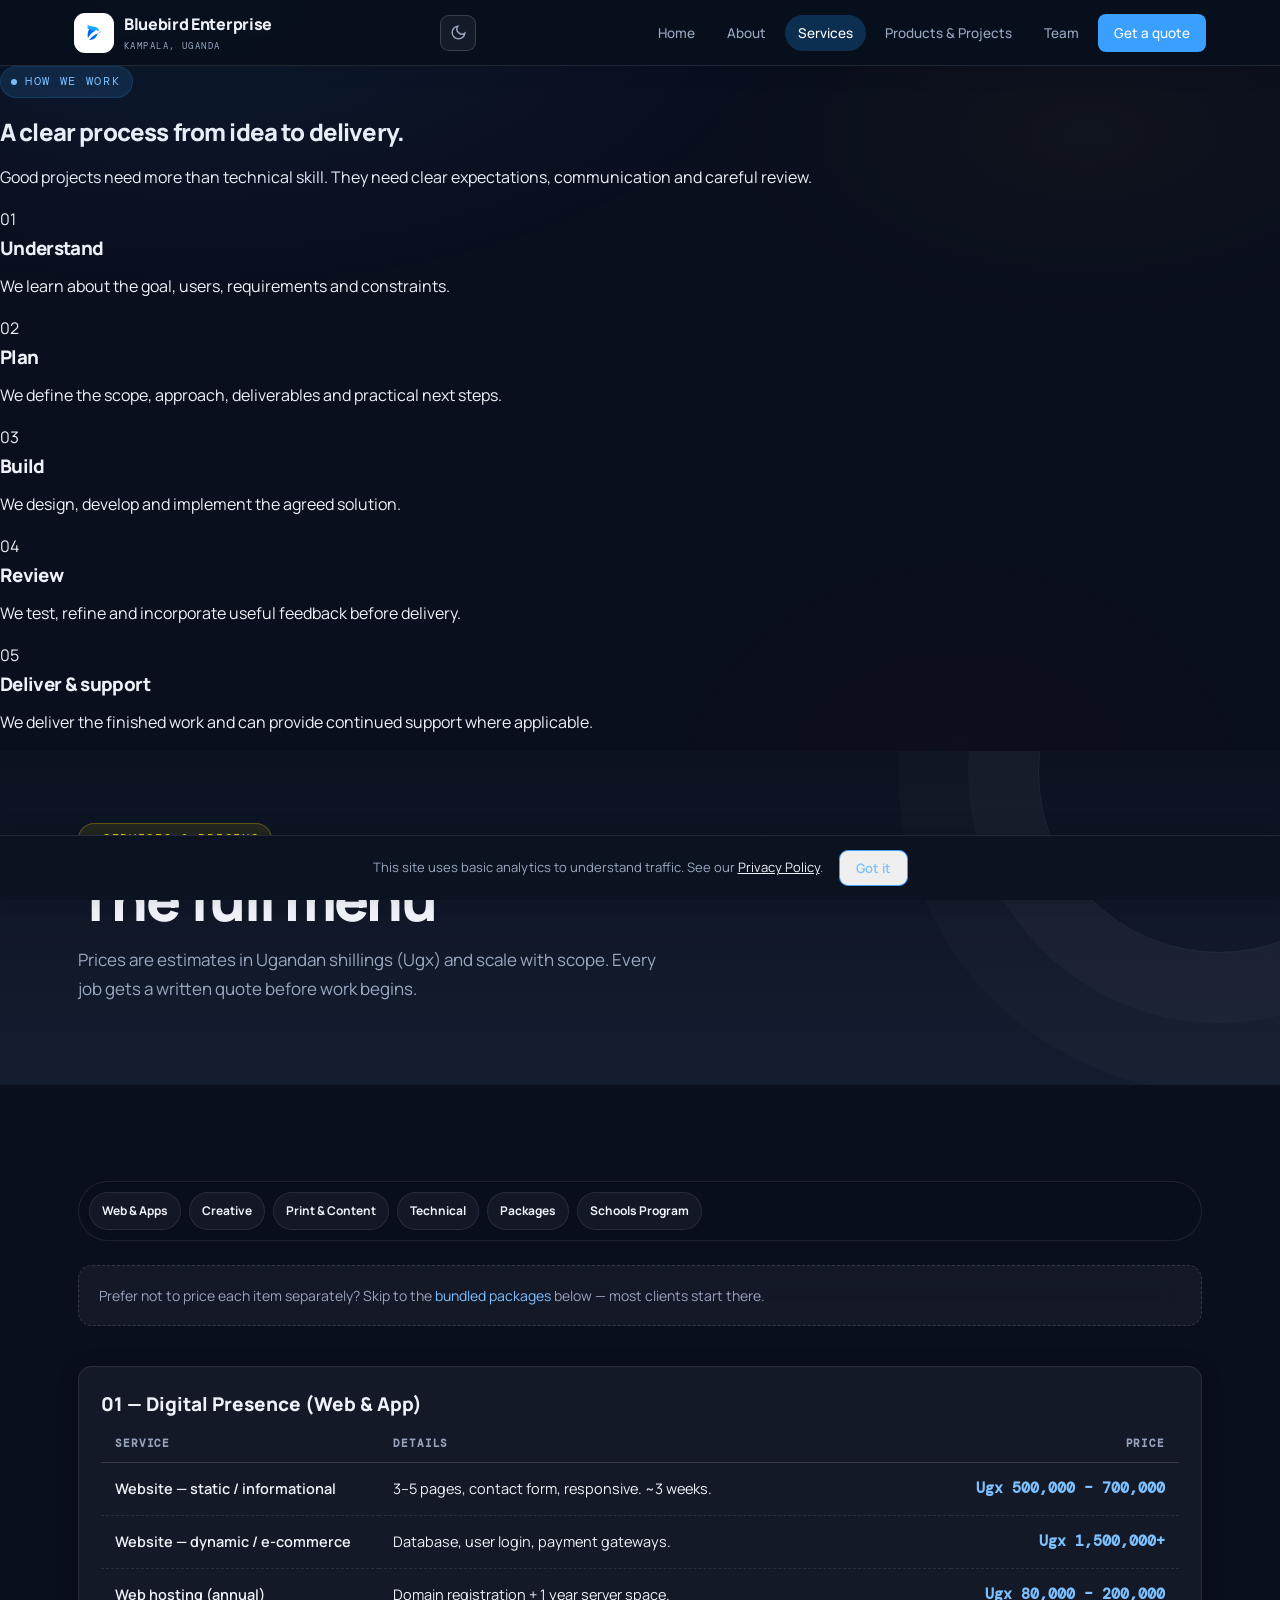
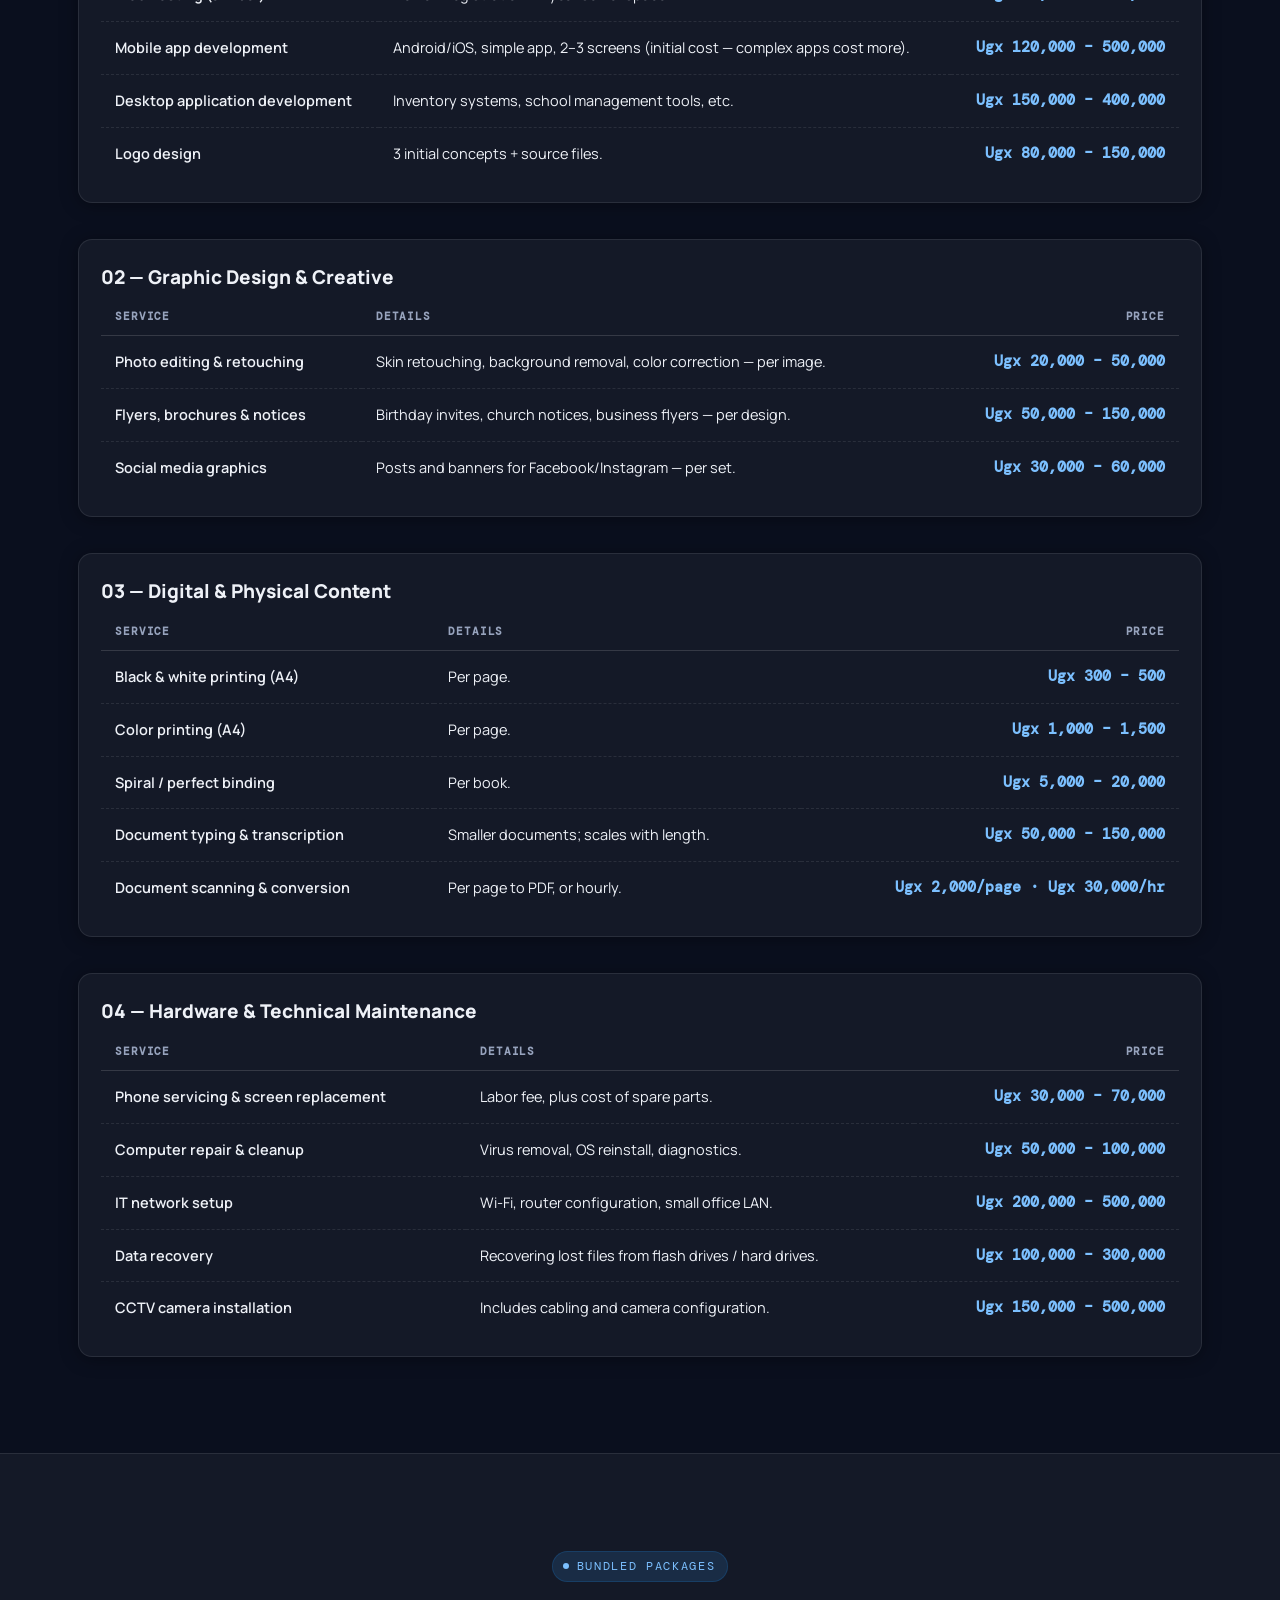
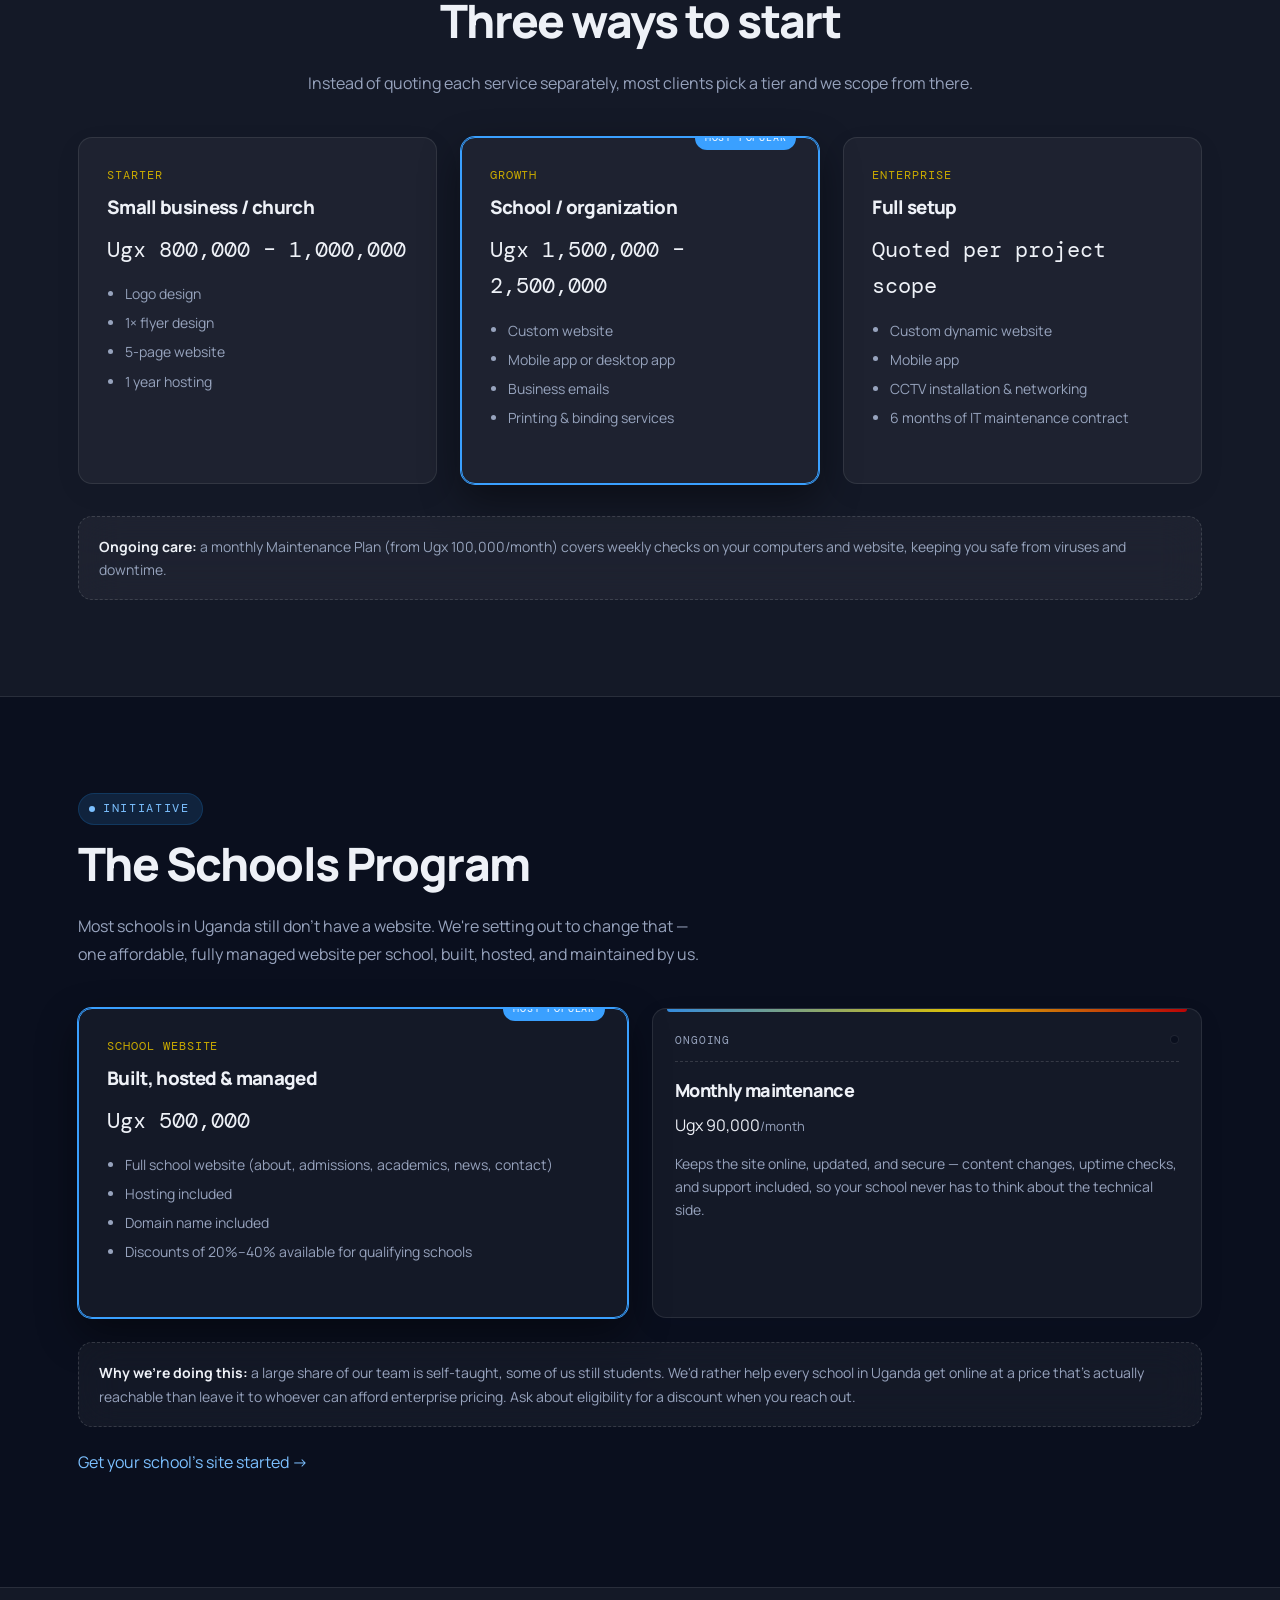
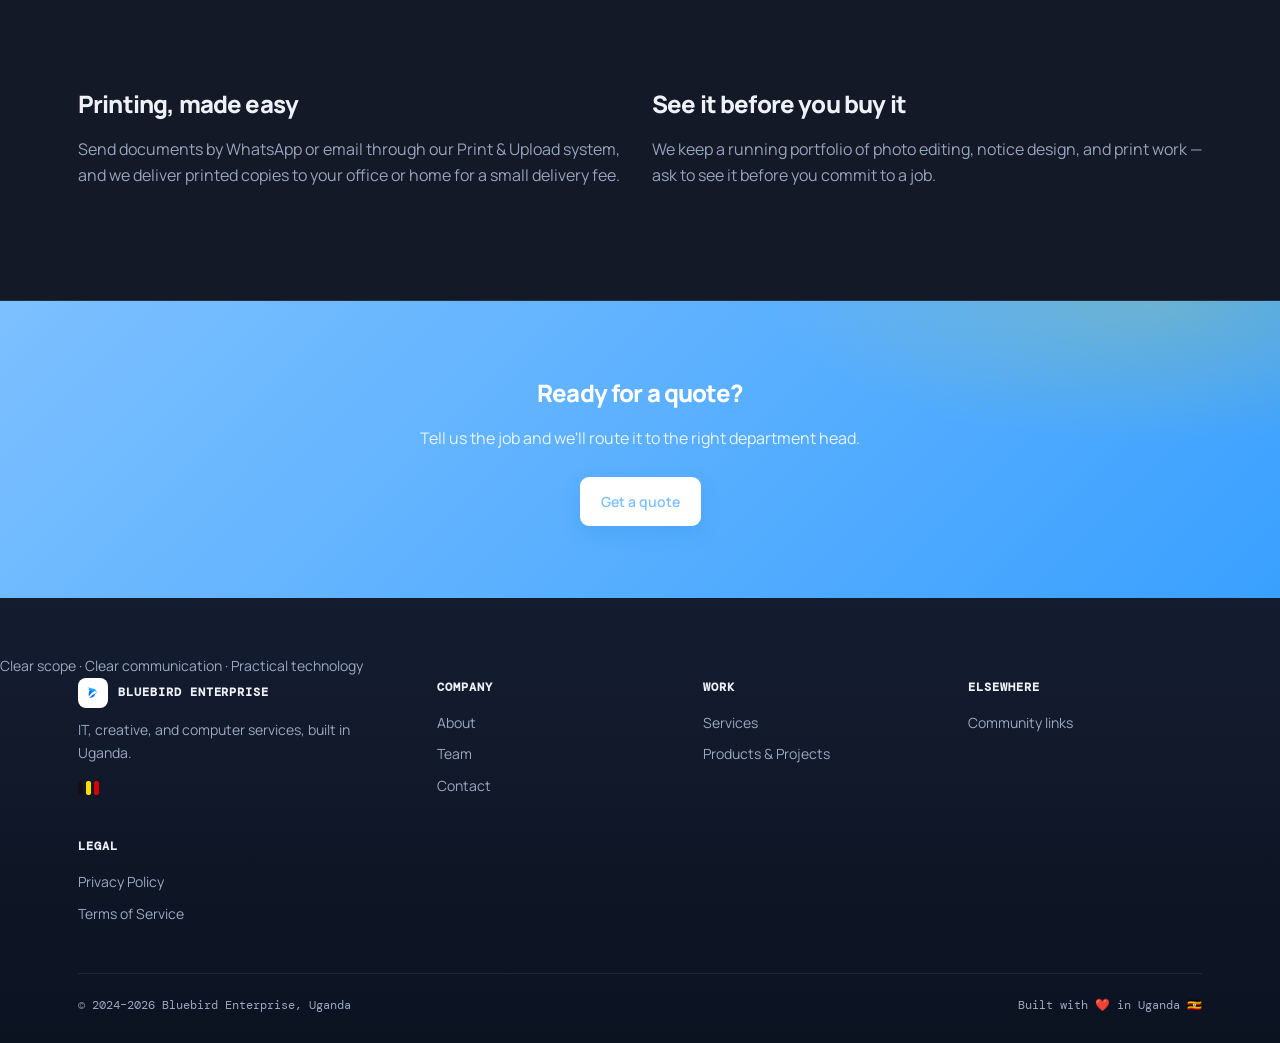
<file: services.html>
<!DOCTYPE html>
<html lang="en">
<head>
<meta charset="UTF-8">
<meta name="viewport" content="width=device-width, initial-scale=1.0">
<title>Services & Pricing — Bluebird Enterprise</title>
<meta name="description" content="Full service menu and pricing for Bluebird Enterprise: web & app development, our affordable Schools Program, graphic design, printing, and hardware & technical services in Uganda.">
<link rel="icon" type="image/svg+xml" href="assets/img/favicon.svg">
<link rel="icon" type="image/png" sizes="32x32" href="assets/img/favicon-32.png">
<link rel="apple-touch-icon" href="assets/img/apple-touch-icon.png">
<link rel="preconnect" href="https://fonts.googleapis.com">
<link rel="preconnect" href="https://fonts.gstatic.com" crossorigin>
<link href="https://fonts.googleapis.com/css2?family=Manrope:wght@400;500;600;700;800&family=DM+Mono:wght@400;500&display=swap" rel="stylesheet">
<link rel="stylesheet" href="assets/css/styles.css">
<link rel="canonical" href="https://bluebirduganda.dpdns.org/services.html">
<meta name="theme-color" content="#0b1220">
<meta property="og:type" content="website">
<meta property="og:site_name" content="Bluebird Enterprise">
<meta property="og:title" content="Services & Pricing — Bluebird Enterprise">
<meta property="og:description" content="Full service menu and pricing for Bluebird Enterprise: web & app development, our affordable Schools Program, graphic design, printing, and hardware & technical services in Uganda.">
<meta property="og:url" content="https://bluebirduganda.dpdns.org/services.html">
<meta property="og:image" content="https://bluebirduganda.dpdns.org/assets/img/og-cover.png">
<meta name="twitter:card" content="summary_large_image">
<meta name="twitter:title" content="Services & Pricing — Bluebird Enterprise">
<meta name="twitter:description" content="Full service menu and pricing for Bluebird Enterprise: web & app development, our affordable Schools Program, graphic design, printing, and hardware & technical services in Uganda.">
<meta name="twitter:image" content="https://bluebirduganda.dpdns.org/assets/img/og-cover.png">
<script type="application/ld+json">
{
  "@context": "https://schema.org",
  "@type": "BreadcrumbList",
  "itemListElement": [
    {"@type": "ListItem", "position": 1, "name": "Home", "item": "https://bluebirduganda.dpdns.org/"},
    {"@type": "ListItem", "position": 2, "name": "Services & Pricing", "item": "https://bluebirduganda.dpdns.org/services.html"}
  ]
}
</script>
<script defer src="https://analytics.digitalplat.org/static/analytics.js" data-property="dpa_kOw1KWCyxdm1ndBFeWG8Ztl09Nwl7xM"></script>
</head>
<body>
<a class="skip-link" href="#main">Skip to content</a>

<header class="site-header">
  <div class="nav-inner">
    <a class="brand" href="index.html">
      <span class="brand-mark"><img src="assets/img/logo.png" alt="" width="36" height="36" onerror="this.parentElement.textContent='BE';"></span>
      <span>Bluebird Enterprise<span class="brand-name-sub">Kampala, Uganda</span></span>
    </a>
    <div style="display:flex;align-items:center;gap:10px;">
    <button class="theme-toggle" id="theme-toggle" aria-label="Toggle light/dark theme" type="button">
      <svg class="icon-sun" viewBox="0 0 24 24" fill="none" stroke="currentColor" stroke-width="2" stroke-linecap="round"><circle cx="12" cy="12" r="4"/><path d="M12 2v2M12 20v2M4.9 4.9l1.4 1.4M17.7 17.7l1.4 1.4M2 12h2M20 12h2M4.9 19.1l1.4-1.4M17.7 6.3l1.4-1.4"/></svg>
      <svg class="icon-moon" viewBox="0 0 24 24" fill="none" stroke="currentColor" stroke-width="2" stroke-linecap="round"><path d="M21 12.8A9 9 0 1111.2 3 7 7 0 0021 12.8z"/></svg>
    </button>
    <button class="nav-toggle" aria-expanded="false" aria-controls="primary-menu" onclick="const u=document.getElementById('primary-menu');const open=u.classList.toggle('open');this.setAttribute('aria-expanded',open);this.textContent=open?'✕':'☰';">☰</button>
    </div>
    <nav class="primary-nav" aria-label="Primary">
      <ul id="primary-menu">
        <li><a href="index.html">Home</a></li>
        <li><a href="about.html">About</a></li>
        <li><a href="services.html" class="active">Services</a></li>
        <li><a href="products.html">Products &amp; Projects</a></li>
        <li><a href="team.html">Team</a></li>
        <li><a href="contact.html" class="nav-cta">Get a quote</a></li>
      </ul>
    </nav>
  </div>
</header>

<main id="main">
<section class="how-we-work" aria-labelledby="work-title">
  <div class="section-heading">
    <span class="eyebrow">How we work</span>
    <h2 id="work-title">A clear process from idea to delivery.</h2>
    <p>Good projects need more than technical skill. They need clear expectations, communication and careful review.</p>
  </div>
  <div class="process-grid">
    <article class="process-step"><span>01</span><h3>Understand</h3><p>We learn about the goal, users, requirements and constraints.</p></article>
    <article class="process-step"><span>02</span><h3>Plan</h3><p>We define the scope, approach, deliverables and practical next steps.</p></article>
    <article class="process-step"><span>03</span><h3>Build</h3><p>We design, develop and implement the agreed solution.</p></article>
    <article class="process-step"><span>04</span><h3>Review</h3><p>We test, refine and incorporate useful feedback before delivery.</p></article>
    <article class="process-step"><span>05</span><h3>Deliver & support</h3><p>We deliver the finished work and can provide continued support where applicable.</p></article>
  </div>
</section>


  <section class="section-tight section-ink page-hero">
    <div class="wrap">
      <span class="eyebrow">Services &amp; pricing</span>
      <h1>The full menu</h1>
      <p style="max-width:60ch;">Prices are estimates in Ugandan shillings (Ugx) and scale with scope. Every job gets a written quote before work begins.</p>
    </div>
  </section>

  <section class="section services-intro">
    <div class="wrap">
      <div class="service-jump" aria-label="Service categories">
        <a href="#digital">Web &amp; Apps</a><a href="#creative">Creative</a><a href="#content">Print &amp; Content</a><a href="#technical">Technical</a><a href="#packages">Packages</a><a href="#schools">Schools Program</a>
      </div>
      <div class="callout" style="margin-bottom:40px;">
        Prefer not to price each item separately? Skip to the <a href="#packages">bundled packages</a> below — most clients start there.
      </div>

      <div id="digital" class="ledger-wrap service-block" style="margin-bottom:36px;">
        <table class="ledger">
          <caption>01 — Digital Presence (Web &amp; App)</caption>
          <thead><tr><th>Service</th><th>Details</th><th style="text-align:right;">Price</th></tr></thead>
          <tbody>
            <tr><td class="name">Website — static / informational</td><td>3–5 pages, contact form, responsive. ~3 weeks.</td><td class="price">Ugx 500,000 – 700,000</td></tr>
            <tr><td class="name">Website — dynamic / e-commerce</td><td>Database, user login, payment gateways.</td><td class="price">Ugx 1,500,000+</td></tr>
            <tr><td class="name">Web hosting (annual)</td><td>Domain registration + 1 year server space.</td><td class="price">Ugx 80,000 – 200,000</td></tr>
            <tr><td class="name">Mobile app development</td><td>Android/iOS, simple app, 2–3 screens (initial cost — complex apps cost more).</td><td class="price">Ugx 120,000 – 500,000</td></tr>
            <tr><td class="name">Desktop application development</td><td>Inventory systems, school management tools, etc.</td><td class="price">Ugx 150,000 – 400,000</td></tr>
            <tr><td class="name">Logo design</td><td>3 initial concepts + source files.</td><td class="price">Ugx 80,000 – 150,000</td></tr>
          </tbody>
        </table>
      </div>

      <div id="creative" class="ledger-wrap service-block" style="margin-bottom:36px;">
        <table class="ledger">
          <caption>02 — Graphic Design &amp; Creative</caption>
          <thead><tr><th>Service</th><th>Details</th><th style="text-align:right;">Price</th></tr></thead>
          <tbody>
            <tr><td class="name">Photo editing &amp; retouching</td><td>Skin retouching, background removal, color correction — per image.</td><td class="price">Ugx 20,000 – 50,000</td></tr>
            <tr><td class="name">Flyers, brochures &amp; notices</td><td>Birthday invites, church notices, business flyers — per design.</td><td class="price">Ugx 50,000 – 150,000</td></tr>
            <tr><td class="name">Social media graphics</td><td>Posts and banners for Facebook/Instagram — per set.</td><td class="price">Ugx 30,000 – 60,000</td></tr>
          </tbody>
        </table>
      </div>

      <div id="content" class="ledger-wrap service-block" style="margin-bottom:36px;">
        <table class="ledger">
          <caption>03 — Digital &amp; Physical Content</caption>
          <thead><tr><th>Service</th><th>Details</th><th style="text-align:right;">Price</th></tr></thead>
          <tbody>
            <tr><td class="name">Black &amp; white printing (A4)</td><td>Per page.</td><td class="price">Ugx 300 – 500</td></tr>
            <tr><td class="name">Color printing (A4)</td><td>Per page.</td><td class="price">Ugx 1,000 – 1,500</td></tr>
            <tr><td class="name">Spiral / perfect binding</td><td>Per book.</td><td class="price">Ugx 5,000 – 20,000</td></tr>
            <tr><td class="name">Document typing &amp; transcription</td><td>Smaller documents; scales with length.</td><td class="price">Ugx 50,000 – 150,000</td></tr>
            <tr><td class="name">Document scanning &amp; conversion</td><td>Per page to PDF, or hourly.</td><td class="price">Ugx 2,000/page · Ugx 30,000/hr</td></tr>
          </tbody>
        </table>
      </div>

      <div id="technical" class="ledger-wrap service-block">
        <table class="ledger">
          <caption>04 — Hardware &amp; Technical Maintenance</caption>
          <thead><tr><th>Service</th><th>Details</th><th style="text-align:right;">Price</th></tr></thead>
          <tbody>
            <tr><td class="name">Phone servicing &amp; screen replacement</td><td>Labor fee, plus cost of spare parts.</td><td class="price">Ugx 30,000 – 70,000</td></tr>
            <tr><td class="name">Computer repair &amp; cleanup</td><td>Virus removal, OS reinstall, diagnostics.</td><td class="price">Ugx 50,000 – 100,000</td></tr>
            <tr><td class="name">IT network setup</td><td>Wi-Fi, router configuration, small office LAN.</td><td class="price">Ugx 200,000 – 500,000</td></tr>
            <tr><td class="name">Data recovery</td><td>Recovering lost files from flash drives / hard drives.</td><td class="price">Ugx 100,000 – 300,000</td></tr>
            <tr><td class="name">CCTV camera installation</td><td>Includes cabling and camera configuration.</td><td class="price">Ugx 150,000 – 500,000</td></tr>
          </tbody>
        </table>
      </div>
    </div>
  </section>

  <section id="packages" class="section section-alt">
    <div class="wrap">
      <div class="section-head center" style="margin-left:auto;margin-right:auto;">
        <span class="eyebrow">Bundled packages</span>
        <h2>Three ways to start</h2>
        <p style="color:var(--text-muted);">Instead of quoting each service separately, most clients pick a tier and we scope from there.</p>
      </div>
      <div class="grid-3">
        <div class="package reveal">
          <span class="tier">Starter</span>
          <h3>Small business / church</h3>
          <div class="price">Ugx 800,000 – 1,000,000</div>
          <ul>
            <li>Logo design</li>
            <li>1× flyer design</li>
            <li>5-page website</li>
            <li>1 year hosting</li>
          </ul>
        </div>
        <div class="package featured reveal">
          <span class="tier">Growth</span>
          <h3>School / organization</h3>
          <div class="price">Ugx 1,500,000 – 2,500,000</div>
          <ul>
            <li>Custom website</li>
            <li>Mobile app or desktop app</li>
            <li>Business emails</li>
            <li>Printing &amp; binding services</li>
          </ul>
        </div>
        <div class="package reveal">
          <span class="tier">Enterprise</span>
          <h3>Full setup</h3>
          <div class="price">Quoted per project scope</div>
          <ul>
            <li>Custom dynamic website</li>
            <li>Mobile app</li>
            <li>CCTV installation &amp; networking</li>
            <li>6 months of IT maintenance contract</li>
          </ul>
        </div>
      </div>

      <div class="callout" style="margin-top:32px;">
        <strong>Ongoing care:</strong> a monthly Maintenance Plan (from Ugx 100,000/month) covers weekly checks on your computers and website, keeping you safe from viruses and downtime.
      </div>
    </div>
  </section>

  <section id="schools" class="section">
    <div class="wrap">
      <div class="section-head">
        <span class="eyebrow">Initiative</span>
        <h2>The Schools Program</h2>
        <p style="color:var(--text-muted);max-width:64ch;">Most schools in Uganda still don't have a website. We're setting out to change that — one affordable, fully managed website per school, built, hosted, and maintained by us.</p>
      </div>
      <div class="grid-2" style="align-items:stretch;">
        <div class="package featured reveal">
          <span class="tier">School website</span>
          <h3>Built, hosted &amp; managed</h3>
          <div class="price">Ugx 500,000</div>
          <ul>
            <li>Full school website (about, admissions, academics, news, contact)</li>
            <li>Hosting included</li>
            <li>Domain name included</li>
            <li>Discounts of 20%–40% available for qualifying schools</li>
          </ul>
        </div>
        <div class="ticket reveal">
          <div class="ticket-num"><span>Ongoing</span><span class="punch"></span></div>
          <h3>Monthly maintenance</h3>
          <div class="price" style="margin:6px 0 14px;">Ugx 90,000<span style="font-size:13px;color:var(--text-muted);">/month</span></div>
          <p>Keeps the site online, updated, and secure — content changes, uptime checks, and support included, so your school never has to think about the technical side.</p>
        </div>
      </div>
      <div class="callout" style="margin-top:24px;">
        <strong>Why we're doing this:</strong> a large share of our team is self-taught, some of us still students. We'd rather help every school in Uganda get online at a price that's actually reachable than leave it to whoever can afford enterprise pricing. Ask about eligibility for a discount when you reach out.
      </div>
      <p style="margin-top:22px;"><a href="contact.html">Get your school's site started →</a></p>
    </div>
  </section>

  <section class="section section-alt">
    <div class="wrap grid-2">
      <div>
        <h2>Printing, made easy</h2>
        <p style="color:var(--text-muted);">Send documents by WhatsApp or email through our Print &amp; Upload system, and we deliver printed copies to your office or home for a small delivery fee.</p>
      </div>
      <div>
        <h2>See it before you buy it</h2>
        <p style="color:var(--text-muted);">We keep a running portfolio of photo editing, notice design, and print work — ask to see it before you commit to a job.</p>
      </div>
    </div>
  </section>

  <section class="cta-band">
    <div class="wrap">
      <h2>Ready for a quote?</h2>
      <p>Tell us the job and we'll route it to the right department head.</p>
      <a class="btn btn-primary" href="contact.html">Get a quote</a>
    </div>
  </section>

</main>

<footer class="site-footer"><div class="footer-trust-note">Clear scope · Clear communication · Practical technology</div>
  <div class="wrap">
    <div class="footer-grid">
      <div>
        <div class="footer-brand">
          <span class="brand-mark"><img src="assets/img/logo.png" alt="" width="30" height="30" onerror="this.parentElement.textContent='BE';"></span>
          <h4 style="margin:0;">Bluebird Enterprise</h4>
        </div>
        <p style="max-width:32ch;">IT, creative, and computer services, built in Uganda.</p>
        <span class="flag-stripe" aria-hidden="true"><span class="s1"></span><span class="s2"></span><span class="s3"></span></span>
      </div>
      <div>
        <h4>Company</h4>
        <ul>
          <li><a href="about.html">About</a></li>
          <li><a href="team.html">Team</a></li>
          <li><a href="contact.html">Contact</a></li>
        </ul>
      </div>
      <div>
        <h4>Work</h4>
        <ul>
          <li><a href="services.html">Services</a></li>
          <li><a href="products.html">Products &amp; Projects</a></li>
        </ul>
      </div>
      <div>
        <h4>Elsewhere</h4>
        <ul>
          <li><a href="contact.html#community">Community links</a></li>
        </ul>
      </div>
      <div>
        <h4>Legal</h4>
        <ul>
          <li><a href="privacy.html">Privacy Policy</a></li>
          <li><a href="terms.html">Terms of Service</a></li>
        </ul>
      </div>
    </div>
    <div class="footer-bottom">
      <span>© 2024–2026 Bluebird Enterprise, Uganda</span>
      <span>Built with ❤️ in Uganda 🇺🇬</span>
    </div>
  </div>
</footer>

<script src="assets/js/app.js"></script>
</body>
</html>
</file>
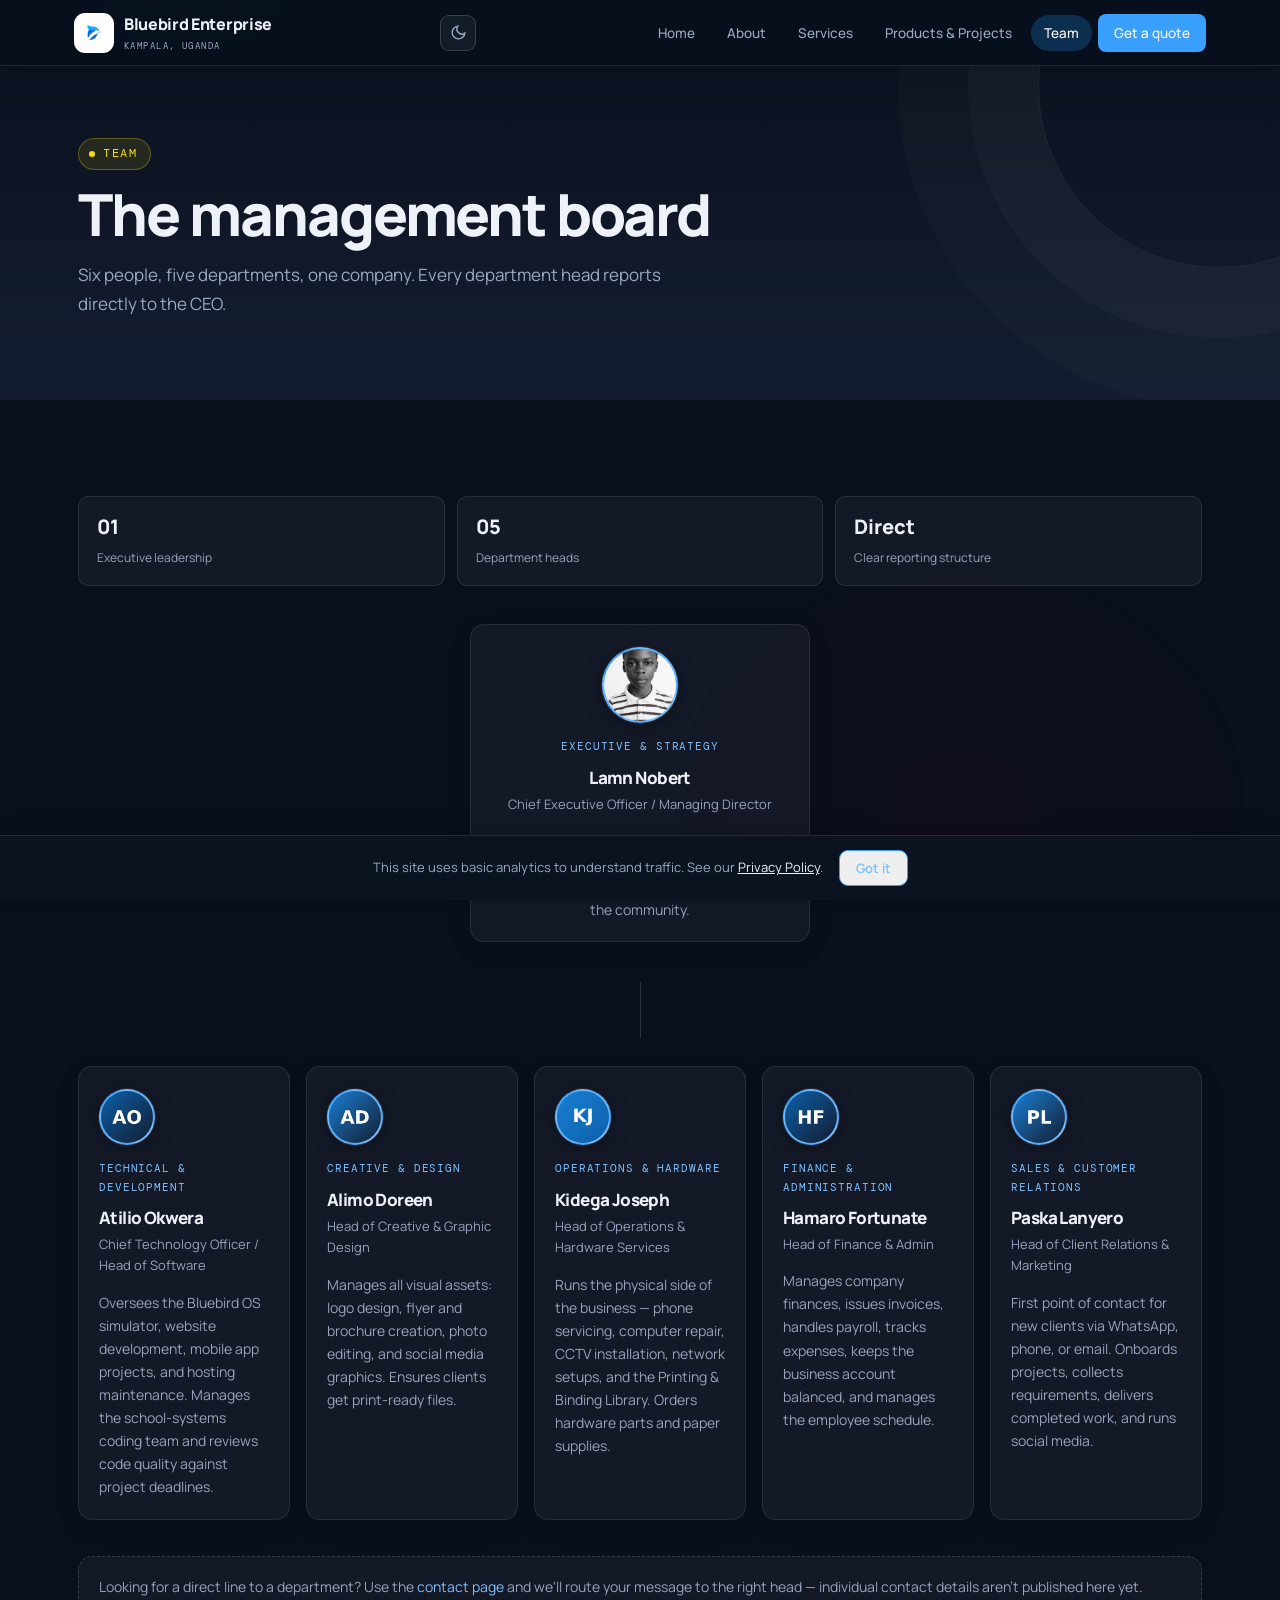
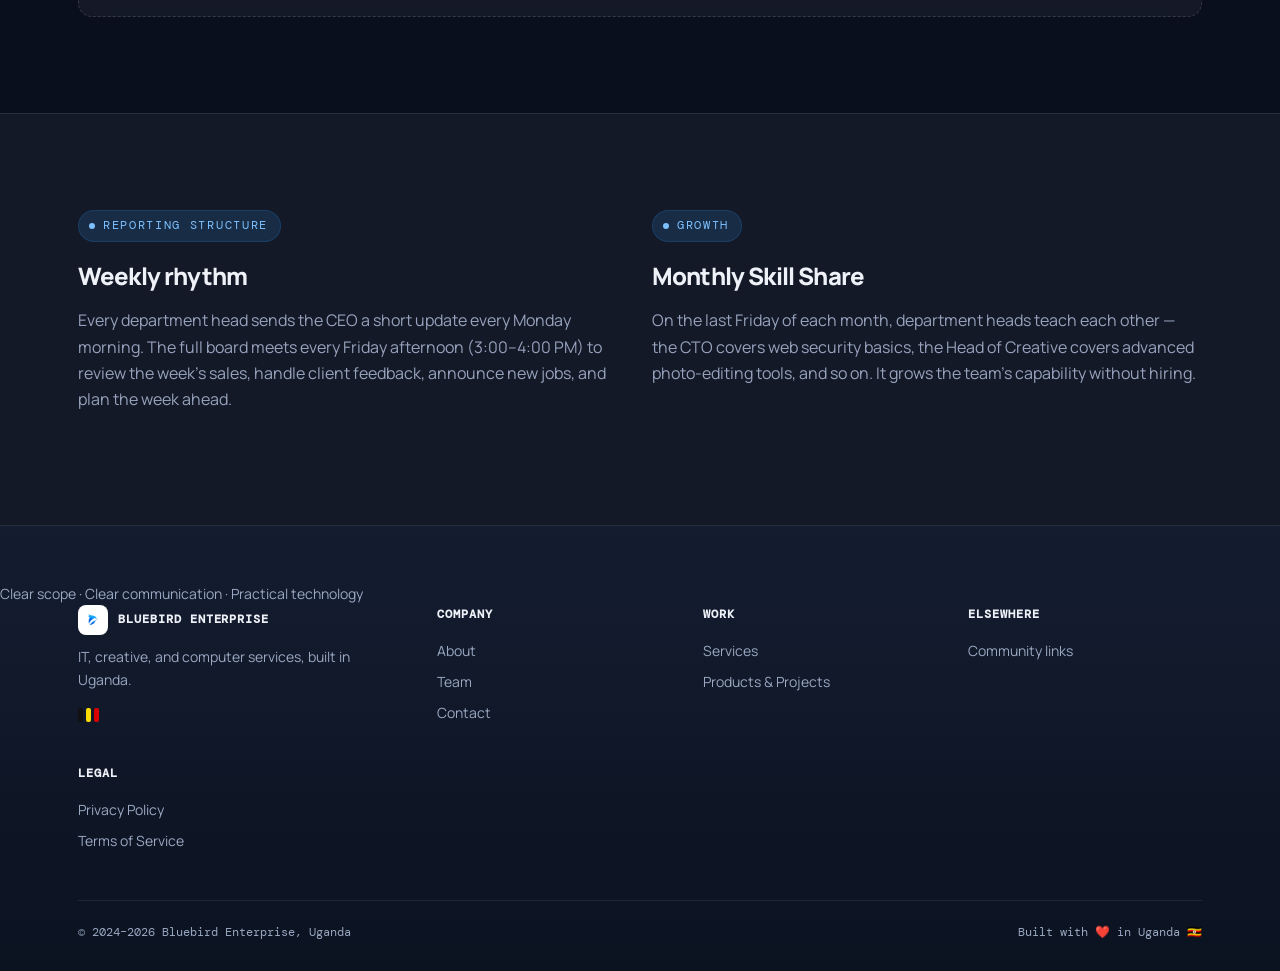
<file: team.html>
<!DOCTYPE html>
<html lang="en">
<head>
<meta charset="UTF-8">
<meta name="viewport" content="width=device-width, initial-scale=1.0">
<title>Team — Bluebird Enterprise</title>
<meta name="description" content="The Bluebird Enterprise management board: CEO, and the heads of Technical, Creative, Operations & Hardware, Finance & Admin, and Client Relations.">
<link rel="icon" type="image/svg+xml" href="assets/img/favicon.svg">
<link rel="icon" type="image/png" sizes="32x32" href="assets/img/favicon-32.png">
<link rel="apple-touch-icon" href="assets/img/apple-touch-icon.png">
<link rel="preconnect" href="https://fonts.googleapis.com">
<link rel="preconnect" href="https://fonts.gstatic.com" crossorigin>
<link href="https://fonts.googleapis.com/css2?family=Manrope:wght@400;500;600;700;800&family=DM+Mono:wght@400;500&display=swap" rel="stylesheet">
<link rel="stylesheet" href="assets/css/styles.css">
<link rel="canonical" href="https://bluebirduganda.dpdns.org/team.html">
<meta name="theme-color" content="#0b1220">
<meta property="og:type" content="website">
<meta property="og:site_name" content="Bluebird Enterprise">
<meta property="og:title" content="Team — Bluebird Enterprise">
<meta property="og:description" content="The Bluebird Enterprise management board: CEO, and the heads of Technical, Creative, Operations & Hardware, Finance & Admin, and Client Relations.">
<meta property="og:url" content="https://bluebirduganda.dpdns.org/team.html">
<meta property="og:image" content="https://bluebirduganda.dpdns.org/assets/img/og-cover.png">
<meta name="twitter:card" content="summary_large_image">
<meta name="twitter:title" content="Team — Bluebird Enterprise">
<meta name="twitter:description" content="The Bluebird Enterprise management board: CEO, and the heads of Technical, Creative, Operations & Hardware, Finance & Admin, and Client Relations.">
<meta name="twitter:image" content="https://bluebirduganda.dpdns.org/assets/img/og-cover.png">
<script type="application/ld+json">
{
  "@context": "https://schema.org",
  "@type": "BreadcrumbList",
  "itemListElement": [
    {"@type": "ListItem", "position": 1, "name": "Home", "item": "https://bluebirduganda.dpdns.org/"},
    {"@type": "ListItem", "position": 2, "name": "Team", "item": "https://bluebirduganda.dpdns.org/team.html"}
  ]
}
</script>
<script defer src="https://analytics.digitalplat.org/static/analytics.js" data-property="dpa_kOw1KWCyxdm1ndBFeWG8Ztl09Nwl7xM"></script>
</head>
<body>
<a class="skip-link" href="#main">Skip to content</a>

<header class="site-header">
  <div class="nav-inner">
    <a class="brand" href="index.html">
      <span class="brand-mark"><img src="assets/img/logo.png" alt="" width="36" height="36" onerror="this.parentElement.textContent='BE';"></span>
      <span>Bluebird Enterprise<span class="brand-name-sub">Kampala, Uganda</span></span>
    </a>
    <div style="display:flex;align-items:center;gap:10px;">
    <button class="theme-toggle" id="theme-toggle" aria-label="Toggle light/dark theme" type="button">
      <svg class="icon-sun" viewBox="0 0 24 24" fill="none" stroke="currentColor" stroke-width="2" stroke-linecap="round"><circle cx="12" cy="12" r="4"/><path d="M12 2v2M12 20v2M4.9 4.9l1.4 1.4M17.7 17.7l1.4 1.4M2 12h2M20 12h2M4.9 19.1l1.4-1.4M17.7 6.3l1.4-1.4"/></svg>
      <svg class="icon-moon" viewBox="0 0 24 24" fill="none" stroke="currentColor" stroke-width="2" stroke-linecap="round"><path d="M21 12.8A9 9 0 1111.2 3 7 7 0 0021 12.8z"/></svg>
    </button>
    <button class="nav-toggle" aria-expanded="false" aria-controls="primary-menu" onclick="const u=document.getElementById('primary-menu');const open=u.classList.toggle('open');this.setAttribute('aria-expanded',open);this.textContent=open?'✕':'☰';">☰</button>
    </div>
    <nav class="primary-nav" aria-label="Primary">
      <ul id="primary-menu">
        <li><a href="index.html">Home</a></li>
        <li><a href="about.html">About</a></li>
        <li><a href="services.html">Services</a></li>
        <li><a href="products.html">Products &amp; Projects</a></li>
        <li><a href="team.html" class="active">Team</a></li>
        <li><a href="contact.html" class="nav-cta">Get a quote</a></li>
      </ul>
    </nav>
  </div>
</header>

<main id="main">

  <section class="section-tight section-ink page-hero">
    <div class="wrap">
      <span class="eyebrow">Team</span>
      <h1>The management board</h1>
      <p style="max-width:60ch;">Six people, five departments, one company. Every department head reports directly to the CEO.</p>
    </div>
  </section>

  <section class="section">
    <div class="wrap">

      <div class="team-overview">
        <div><strong>01</strong><span>Executive leadership</span></div>
        <div><strong>05</strong><span>Department heads</span></div>
        <div><strong>Direct</strong><span>Clear reporting structure</span></div>
      </div>

      <!-- CEO at top -->
      <div class="org-top">
        <div class="badge reveal text-center">
          <span class="badge-photo"><img src="assets/img/team/norbert.jpg" alt="Lamn Nobert" loading="lazy" onerror="this.parentElement.style.display='none';" decoding="async"></span>
          <span class="role">Executive &amp; Strategy</span>
          <h3>Lamn Nobert</h3>
          <span class="dept">Chief Executive Officer / Managing Director</span>
          <p>Sets the company vision, handles high-level contract negotiations, approves the budget, finalizes hiring, and represents the company in the community.</p>
        </div>
      </div>
      <div class="org-line"></div>
      <div class="org-line" style="margin-bottom:28px;"></div>

      <!-- Direct reports -->
      <div class="org-reports">
        <div class="badge reveal">
          <span class="badge-photo"><img src="assets/img/team/atilio-okwera.jpg" alt="Atilio Okwera" loading="lazy" onerror="this.parentElement.style.display='none';" decoding="async"></span>
          <span class="role">Technical &amp; Development</span>
          <h3>Atilio Okwera</h3>
          <span class="dept">Chief Technology Officer / Head of Software</span>
          <p>Oversees the Bluebird OS simulator, website development, mobile app projects, and hosting maintenance. Manages the school-systems coding team and reviews code quality against project deadlines.</p>
        </div>
        <div class="badge reveal">
          <span class="badge-photo"><img src="assets/img/team/alimo-doreen.jpg" alt="Alimo Doreen" loading="lazy" onerror="this.parentElement.style.display='none';" decoding="async"></span>
          <span class="role">Creative &amp; Design</span>
          <h3>Alimo Doreen</h3>
          <span class="dept">Head of Creative &amp; Graphic Design</span>
          <p>Manages all visual assets: logo design, flyer and brochure creation, photo editing, and social media graphics. Ensures clients get print-ready files.</p>
        </div>
        <div class="badge reveal">
          <span class="badge-photo"><img src="assets/img/team/kidega-joseph.jpg" alt="Kidega Joseph" loading="lazy" onerror="this.parentElement.style.display='none';" decoding="async"></span>
          <span class="role">Operations &amp; Hardware</span>
          <h3>Kidega Joseph</h3>
          <span class="dept">Head of Operations &amp; Hardware Services</span>
          <p>Runs the physical side of the business — phone servicing, computer repair, CCTV installation, network setups, and the Printing &amp; Binding Library. Orders hardware parts and paper supplies.</p>
        </div>
        <div class="badge reveal">
          <span class="badge-photo"><img src="assets/img/team/hamaro-fortunate.jpg" alt="Hamaro Fortunate" loading="lazy" onerror="this.parentElement.style.display='none';" decoding="async"></span>
          <span class="role">Finance &amp; Administration</span>
          <h3>Hamaro Fortunate</h3>
          <span class="dept">Head of Finance &amp; Admin</span>
          <p>Manages company finances, issues invoices, handles payroll, tracks expenses, keeps the business account balanced, and manages the employee schedule.</p>
        </div>
        <div class="badge reveal">
          <span class="badge-photo"><img src="assets/img/team/paska-lanyero.jpg" alt="Paska Lanyero" loading="lazy" onerror="this.parentElement.style.display='none';" decoding="async"></span>
          <span class="role">Sales &amp; Customer Relations</span>
          <h3>Paska Lanyero</h3>
          <span class="dept">Head of Client Relations &amp; Marketing</span>
          <p>First point of contact for new clients via WhatsApp, phone, or email. Onboards projects, collects requirements, delivers completed work, and runs social media.</p>
        </div>
      </div>

      <div class="callout" style="margin-top:36px;">
        Looking for a direct line to a department? Use the <a href="contact.html">contact page</a> and we'll route your message to the right head — individual contact details aren't published here yet.
      </div>
    </div>
  </section>

  <section class="section section-alt">
    <div class="wrap grid-2">
      <div>
        <span class="eyebrow">Reporting structure</span>
        <h2>Weekly rhythm</h2>
        <p style="color:var(--text-muted);">Every department head sends the CEO a short update every Monday morning. The full board meets every Friday afternoon (3:00–4:00 PM) to review the week's sales, handle client feedback, announce new jobs, and plan the week ahead.</p>
      </div>
      <div>
        <span class="eyebrow">Growth</span>
        <h2>Monthly Skill Share</h2>
        <p style="color:var(--text-muted);">On the last Friday of each month, department heads teach each other — the CTO covers web security basics, the Head of Creative covers advanced photo-editing tools, and so on. It grows the team's capability without hiring.</p>
      </div>
    </div>
  </section>

</main>

<footer class="site-footer"><div class="footer-trust-note">Clear scope · Clear communication · Practical technology</div>
  <div class="wrap">
    <div class="footer-grid">
      <div>
        <div class="footer-brand">
          <span class="brand-mark"><img src="assets/img/logo.png" alt="" width="30" height="30" onerror="this.parentElement.textContent='BE';"></span>
          <h4 style="margin:0;">Bluebird Enterprise</h4>
        </div>
        <p style="max-width:32ch;">IT, creative, and computer services, built in Uganda.</p>
        <span class="flag-stripe" aria-hidden="true"><span class="s1"></span><span class="s2"></span><span class="s3"></span></span>
      </div>
      <div>
        <h4>Company</h4>
        <ul>
          <li><a href="about.html">About</a></li>
          <li><a href="team.html">Team</a></li>
          <li><a href="contact.html">Contact</a></li>
        </ul>
      </div>
      <div>
        <h4>Work</h4>
        <ul>
          <li><a href="services.html">Services</a></li>
          <li><a href="products.html">Products &amp; Projects</a></li>
        </ul>
      </div>
      <div>
        <h4>Elsewhere</h4>
        <ul>
          <li><a href="contact.html#community">Community links</a></li>
        </ul>
      </div>
      <div>
        <h4>Legal</h4>
        <ul>
          <li><a href="privacy.html">Privacy Policy</a></li>
          <li><a href="terms.html">Terms of Service</a></li>
        </ul>
      </div>
    </div>
    <div class="footer-bottom">
      <span>© 2024–2026 Bluebird Enterprise, Uganda</span>
      <span>Built with ❤️ in Uganda 🇺🇬</span>
    </div>
  </div>
</footer>

<script src="assets/js/app.js"></script>
</body>
</html>
</file>
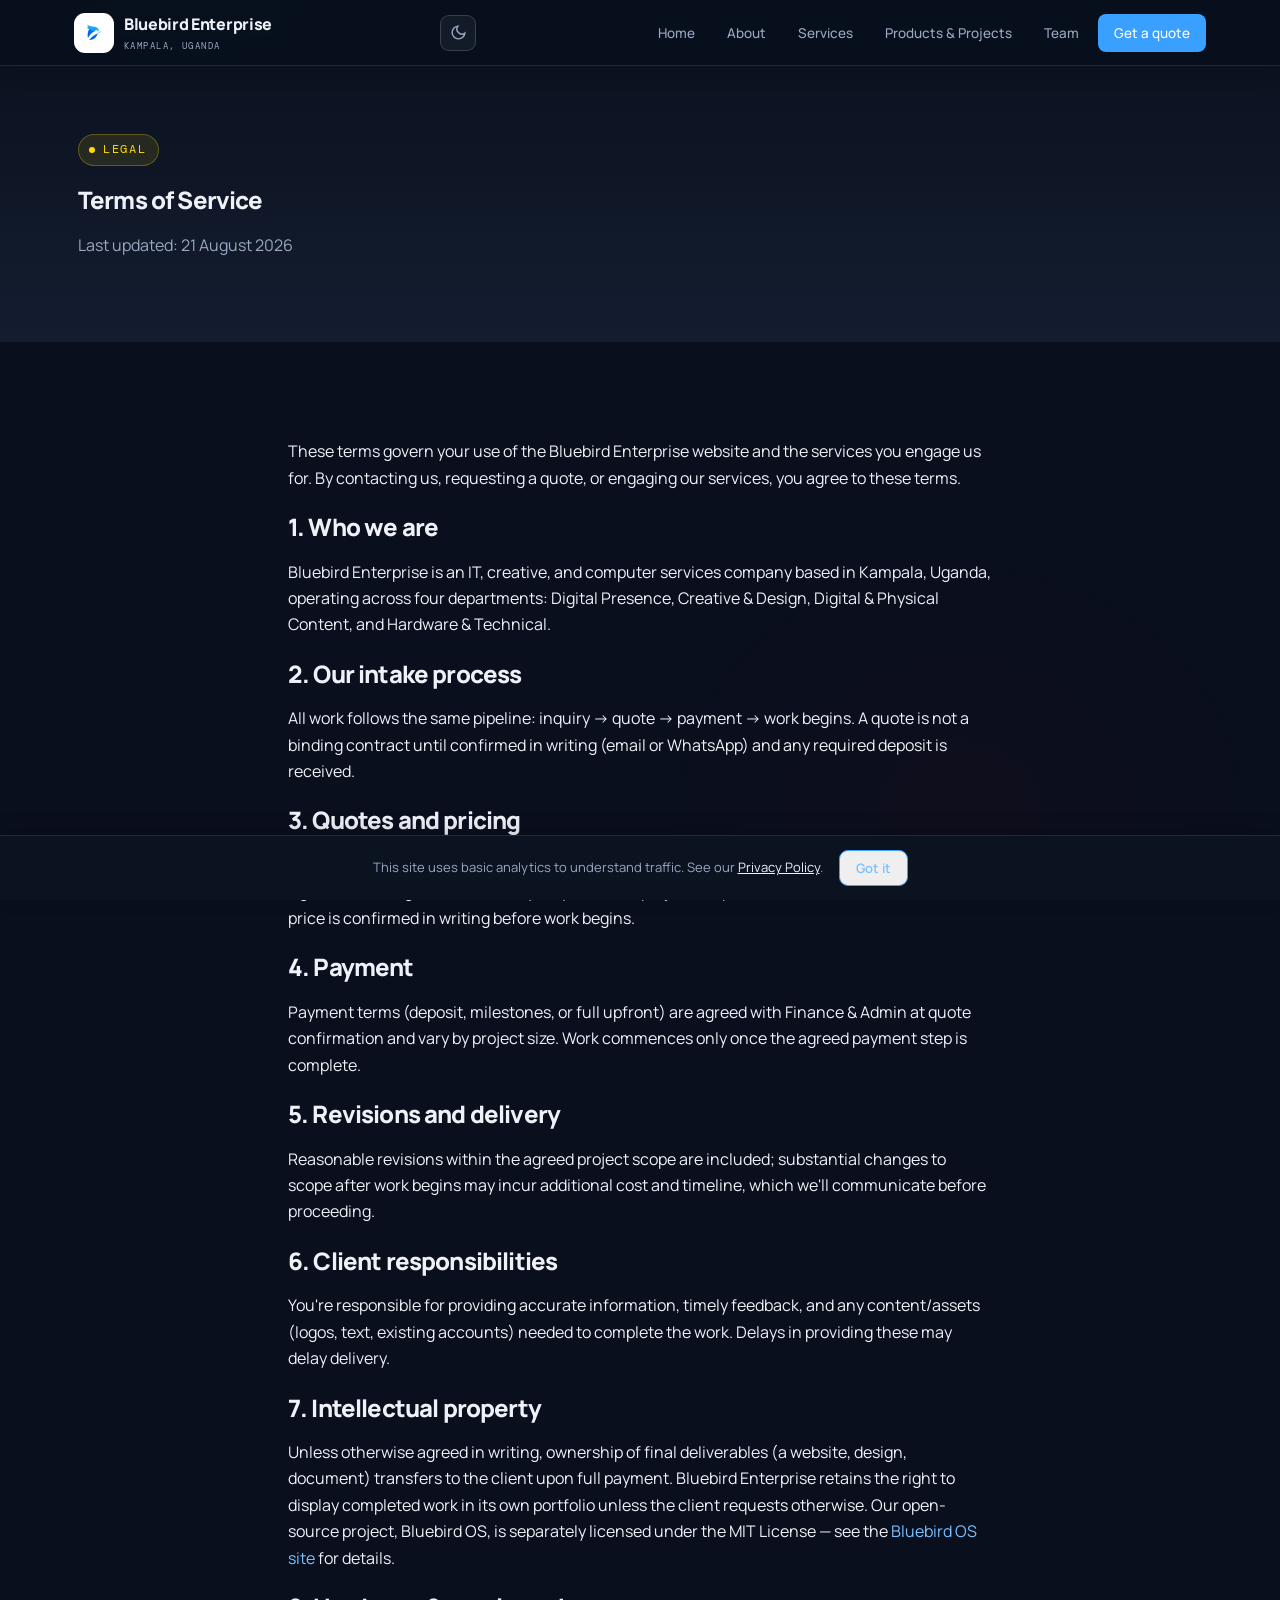
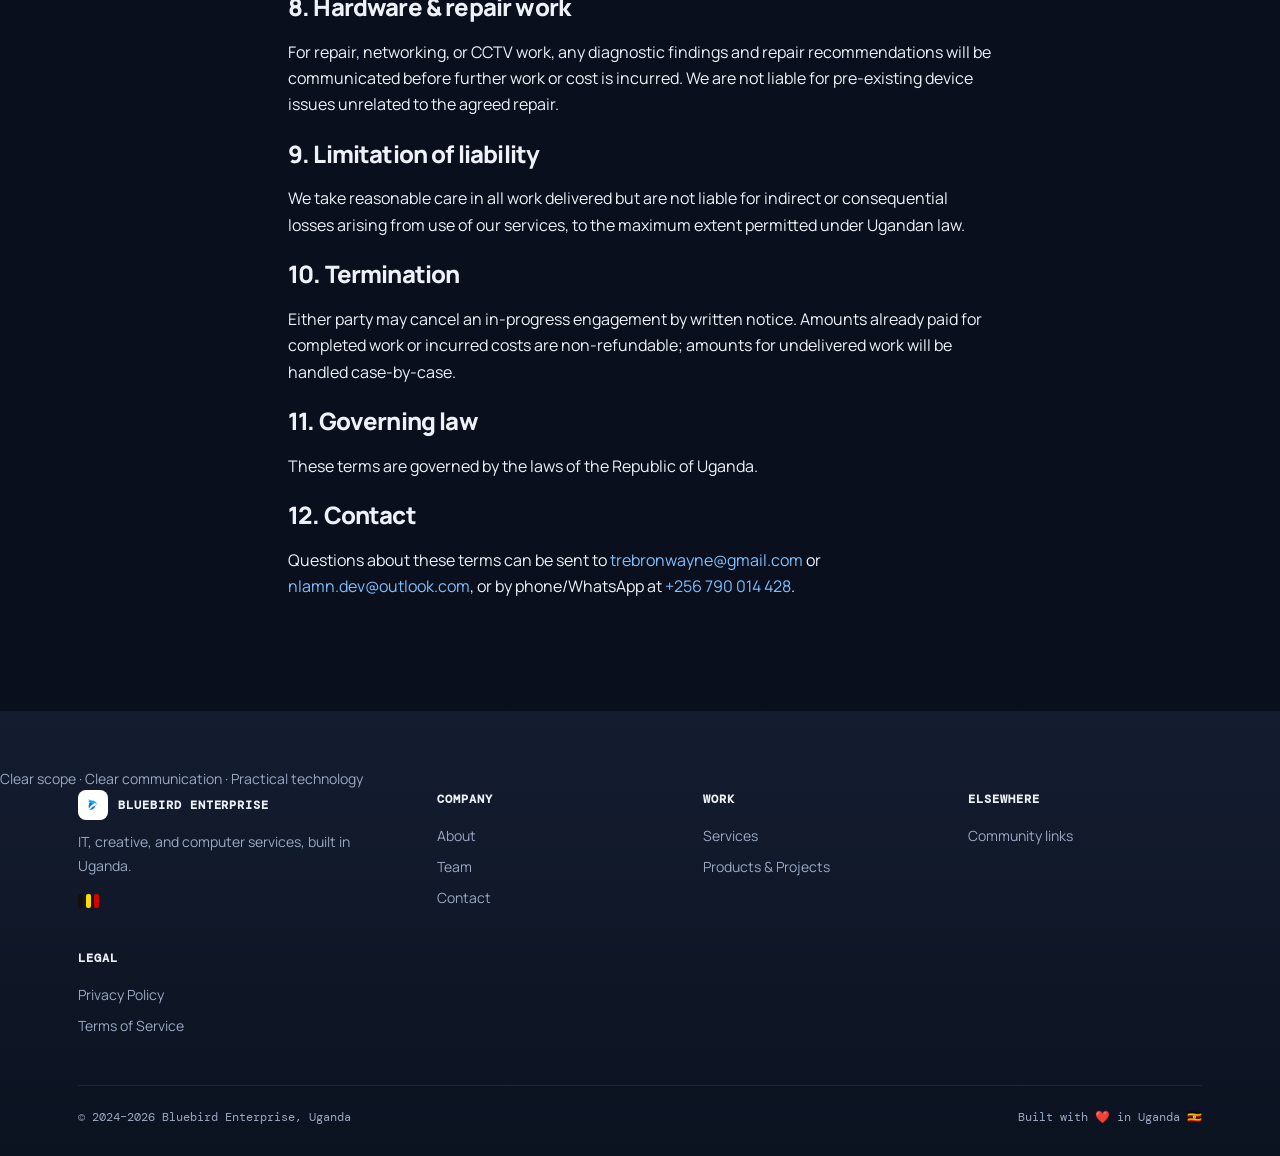
<file: terms.html>
<!DOCTYPE html>
<html lang="en">
<head>
<meta charset="UTF-8">
<meta name="viewport" content="width=device-width, initial-scale=1.0">
<title>Terms of Service — Bluebird Enterprise</title>
<meta name="description" content="The terms that govern use of the Bluebird Enterprise website and our IT, creative, and computer services.">
<link rel="icon" type="image/svg+xml" href="assets/img/favicon.svg">
<link rel="icon" type="image/png" sizes="32x32" href="assets/img/favicon-32.png">
<link rel="apple-touch-icon" href="assets/img/apple-touch-icon.png">
<link rel="preconnect" href="https://fonts.googleapis.com">
<link rel="preconnect" href="https://fonts.gstatic.com" crossorigin>
<link href="https://fonts.googleapis.com/css2?family=Manrope:wght@400;500;600;700;800&family=DM+Mono:wght@400;500&display=swap" rel="stylesheet">
<link rel="stylesheet" href="assets/css/styles.css">
<link rel="canonical" href="https://bluebirduganda.dpdns.org/terms.html">
<meta name="theme-color" content="#0b1220">
<meta property="og:type" content="website">
<meta property="og:site_name" content="Bluebird Enterprise">
<meta property="og:title" content="Terms of Service — Bluebird Enterprise">
<meta property="og:description" content="The terms that govern use of the Bluebird Enterprise website and our IT, creative, and computer services.">
<meta property="og:url" content="https://bluebirduganda.dpdns.org/terms.html">
<meta property="og:image" content="https://bluebirduganda.dpdns.org/assets/img/og-cover.png">
<meta name="twitter:card" content="summary_large_image">
<meta name="twitter:title" content="Terms of Service — Bluebird Enterprise">
<meta name="twitter:description" content="The terms that govern use of the Bluebird Enterprise website and our IT, creative, and computer services.">
<meta name="twitter:image" content="https://bluebirduganda.dpdns.org/assets/img/og-cover.png">
<script type="application/ld+json">
{
  "@context": "https://schema.org",
  "@type": "BreadcrumbList",
  "itemListElement": [
    {"@type": "ListItem", "position": 1, "name": "Home", "item": "https://bluebirduganda.dpdns.org/"},
    {"@type": "ListItem", "position": 2, "name": "Terms of Service", "item": "https://bluebirduganda.dpdns.org/terms.html"}
  ]
}
</script>
<script defer src="https://analytics.digitalplat.org/static/analytics.js" data-property="dpa_kOw1KWCyxdm1ndBFeWG8Ztl09Nwl7xM"></script>
</head>
<body>
<a class="skip-link" href="#main">Skip to content</a>

<header class="site-header">
  <div class="nav-inner">
    <a class="brand" href="index.html">
      <span class="brand-mark"><img src="assets/img/logo.png" alt="" width="36" height="36" onerror="this.parentElement.textContent='BE';"></span>
      <span>Bluebird Enterprise<span class="brand-name-sub">Kampala, Uganda</span></span>
    </a>
    <div style="display:flex;align-items:center;gap:10px;">
    <button class="theme-toggle" id="theme-toggle" aria-label="Toggle light/dark theme" type="button">
      <svg class="icon-sun" viewBox="0 0 24 24" fill="none" stroke="currentColor" stroke-width="2" stroke-linecap="round"><circle cx="12" cy="12" r="4"/><path d="M12 2v2M12 20v2M4.9 4.9l1.4 1.4M17.7 17.7l1.4 1.4M2 12h2M20 12h2M4.9 19.1l1.4-1.4M17.7 6.3l1.4-1.4"/></svg>
      <svg class="icon-moon" viewBox="0 0 24 24" fill="none" stroke="currentColor" stroke-width="2" stroke-linecap="round"><path d="M21 12.8A9 9 0 1111.2 3 7 7 0 0021 12.8z"/></svg>
    </button>
    <button class="nav-toggle" aria-expanded="false" aria-controls="primary-menu" onclick="const u=document.getElementById('primary-menu');const open=u.classList.toggle('open');this.setAttribute('aria-expanded',open);this.textContent=open?'✕':'☰';">☰</button>
    </div>
    <nav class="primary-nav" aria-label="Primary">
      <ul id="primary-menu">
        <li><a href="index.html">Home</a></li>
        <li><a href="about.html">About</a></li>
        <li><a href="services.html">Services</a></li>
        <li><a href="products.html">Products &amp; Projects</a></li>
        <li><a href="team.html">Team</a></li>
        <li><a href="contact.html" class="nav-cta">Get a quote</a></li>
      </ul>
    </nav>
  </div>
</header>



<main id="main">
  <section class="section-tight section-ink">
    <div class="wrap">
      <span class="eyebrow">Legal</span>
      <h1>Terms of Service</h1>
      <p style="max-width:56ch;">Last updated: 21 August 2026</p>
    </div>
  </section>

  <section class="section">
    <div class="wrap" style="max-width:760px;">
      <p>These terms govern your use of the Bluebird Enterprise website and the services you engage us for. By contacting us, requesting a quote, or engaging our services, you agree to these terms.</p>

      <h2>1. Who we are</h2>
      <p>Bluebird Enterprise is an IT, creative, and computer services company based in Kampala, Uganda, operating across four departments: Digital Presence, Creative &amp; Design, Digital &amp; Physical Content, and Hardware &amp; Technical.</p>

      <h2>2. Our intake process</h2>
      <p>All work follows the same pipeline: inquiry → quote → payment → work begins. A quote is not a binding contract until confirmed in writing (email or WhatsApp) and any required deposit is received.</p>

      <h2>3. Quotes and pricing</h2>
      <p>Package prices shown on this site (e.g. on the <a href="services.html">Services</a> page) are indicative starting ranges in Ugandan Shillings (UGX) and may vary based on project scope, timeline, and materials. A final price is confirmed in writing before work begins.</p>

      <h2>4. Payment</h2>
      <p>Payment terms (deposit, milestones, or full upfront) are agreed with Finance &amp; Admin at quote confirmation and vary by project size. Work commences only once the agreed payment step is complete.</p>

      <h2>5. Revisions and delivery</h2>
      <p>Reasonable revisions within the agreed project scope are included; substantial changes to scope after work begins may incur additional cost and timeline, which we'll communicate before proceeding.</p>

      <h2>6. Client responsibilities</h2>
      <p>You're responsible for providing accurate information, timely feedback, and any content/assets (logos, text, existing accounts) needed to complete the work. Delays in providing these may delay delivery.</p>

      <h2>7. Intellectual property</h2>
      <p>Unless otherwise agreed in writing, ownership of final deliverables (a website, design, document) transfers to the client upon full payment. Bluebird Enterprise retains the right to display completed work in its own portfolio unless the client requests otherwise. Our open-source project, Bluebird OS, is separately licensed under the MIT License — see the <a href="bluebird-os/index.html">Bluebird OS site</a> for details.</p>

      <h2>8. Hardware &amp; repair work</h2>
      <p>For repair, networking, or CCTV work, any diagnostic findings and repair recommendations will be communicated before further work or cost is incurred. We are not liable for pre-existing device issues unrelated to the agreed repair.</p>

      <h2>9. Limitation of liability</h2>
      <p>We take reasonable care in all work delivered but are not liable for indirect or consequential losses arising from use of our services, to the maximum extent permitted under Ugandan law.</p>

      <h2>10. Termination</h2>
      <p>Either party may cancel an in-progress engagement by written notice. Amounts already paid for completed work or incurred costs are non-refundable; amounts for undelivered work will be handled case-by-case.</p>

      <h2>11. Governing law</h2>
      <p>These terms are governed by the laws of the Republic of Uganda.</p>

      <h2>12. Contact</h2>
      <p>Questions about these terms can be sent to <a href="mailto:trebronwayne@gmail.com">trebronwayne@gmail.com</a> or <a href="mailto:nlamn.dev@outlook.com">nlamn.dev@outlook.com</a>, or by phone/WhatsApp at <a href="tel:+256790014428">+256 790 014 428</a>.</p>
    </div>
  </section>



<footer class="site-footer"><div class="footer-trust-note">Clear scope · Clear communication · Practical technology</div>
  <div class="wrap">
    <div class="footer-grid">
      <div>
        <div class="footer-brand">
          <span class="brand-mark"><img src="assets/img/logo.png" alt="" width="30" height="30" onerror="this.parentElement.textContent='BE';"></span>
          <h4 style="margin:0;">Bluebird Enterprise</h4>
        </div>
        <p style="max-width:32ch;">IT, creative, and computer services, built in Uganda.</p>
        <span class="flag-stripe" aria-hidden="true"><span class="s1"></span><span class="s2"></span><span class="s3"></span></span>
      </div>
      <div>
        <h4>Company</h4>
        <ul>
          <li><a href="about.html">About</a></li>
          <li><a href="team.html">Team</a></li>
          <li><a href="contact.html">Contact</a></li>
        </ul>
      </div>
      <div>
        <h4>Work</h4>
        <ul>
          <li><a href="services.html">Services</a></li>
          <li><a href="products.html">Products &amp; Projects</a></li>
        </ul>
      </div>
      <div>
        <h4>Elsewhere</h4>
        <ul>
          <li><a href="contact.html#community">Community links</a></li>
        </ul>
      </div>
      <div>
        <h4>Legal</h4>
        <ul>
          <li><a href="privacy.html">Privacy Policy</a></li>
          <li><a href="terms.html">Terms of Service</a></li>
        </ul>
      </div>
    </div>
    <div class="footer-bottom">
      <span>© 2024–2026 Bluebird Enterprise, Uganda</span>
      <span>Built with ❤️ in Uganda 🇺🇬</span>
    </div>
  </div>
</footer>

<script src="assets/js/app.js"></script>
</body>
</html>
</file>
<file: assets/css/styles.css>
/* ============================================================
   BLUEBIRD ENTERPRISE — shared stylesheet
   Design language: "the work order," reworked to share Bluebird
   OS's visual system — soft radial glow backgrounds, glass
   cards, pill buttons with hover-glow, Syne/Manrope/DM Mono type,
   a light/dark toggle, and the Uganda flag accent stripe — while
   keeping the ticket/ledger vocabulary (job tickets, duty
   rosters, invoices) that is the company's own signature.
   ============================================================ */

:root,
[data-theme="light"]{
  --ink:#0b1220;
  --ink-soft:#141d30;
  --paper:#f3f6fb;
  --paper-raised:rgba(255,255,255,0.86);
  --line:rgba(11,18,32,0.10);
  --line-soft:rgba(11,18,32,0.16);
  --signal:#1a7fd4;
  --signal-deep:#0c5fa8;
  --signal-tint:rgba(26,127,212,0.10);
  --stamp:#c8a900;
  --stamp-raw:#FCDC04;
  --stamp-tint:rgba(200,169,0,0.12);
  --uganda-red:#D90000;
  --text:#0f172a;
  --text-muted:#54607a;
  --text-on-ink:#eef1f7;
  --text-on-ink-muted:#9aa8c2;
  --radius:12px;
  --radius-sm:8px;
  --font-head:'Syne',sans-serif;
  --font-body:'Manrope',sans-serif;
  --font-mono:'DM Mono',monospace;
  --maxw:1120px;
  --nav-bg:rgba(243,246,251,0.86);
  --shadow-card:0 2px 18px rgba(15,23,42,0.07);
  --shadow-hover:0 14px 36px rgba(15,23,42,0.14);
  --shadow-glow:0 8px 28px rgba(26,127,212,0.28);
  --glow1:rgba(26,127,212,0.10);
  --glow2:rgba(252,220,4,0.07);
  --glow3:rgba(217,0,0,0.045);
}

[data-theme="dark"]{
  --paper:#0a0f1e;
  --paper-raised:rgba(255,255,255,0.045);
  --line:rgba(255,255,255,0.09);
  --line-soft:rgba(255,255,255,0.14);
  --signal:#3aa0ff;
  --signal-deep:#7cc0ff;
  --signal-tint:rgba(58,160,255,0.14);
  --text:#eef1f7;
  --text-muted:#97a3bd;
  --nav-bg:rgba(10,15,30,0.82);
  --shadow-card:0 2px 18px rgba(0,0,0,0.35);
  --shadow-hover:0 16px 40px rgba(0,0,0,0.45);
  --shadow-glow:0 8px 30px rgba(58,160,255,0.30);
  --glow1:rgba(58,160,255,0.14);
  --glow2:rgba(252,220,4,0.05);
  --glow3:rgba(217,0,0,0.06);
}

*{box-sizing:border-box;}
html{scroll-behavior:smooth;}
body{
  margin:0;
  background:var(--paper);
  color:var(--text);
  font-family:var(--font-body);
  font-size:16px;
  line-height:1.65;
  -webkit-font-smoothing:antialiased;
  position:relative;
  overflow-x:hidden;
  transition:background .3s,color .3s;
}
body::before{
  content:"";
  position:fixed;inset:0;
  background:
    radial-gradient(ellipse 80% 55% at 15% 0%, var(--glow1) 0%, transparent 60%),
    radial-gradient(ellipse 55% 40% at 85% 15%, var(--glow2) 0%, transparent 55%),
    radial-gradient(ellipse 45% 55% at 75% 90%, var(--glow3) 0%, transparent 55%);
  pointer-events:none;
  z-index:0;
}
img{max-width:100%;display:block;}
a{color:var(--signal-deep);text-decoration:none;}
a:hover{text-decoration:underline;}
a:focus-visible,button:focus-visible,input:focus-visible,textarea:focus-visible{
  outline:2px solid var(--stamp);
  outline-offset:2px;
}
h1,h2,h3,h4{
  font-family:var(--font-head);
  font-weight:800;
  letter-spacing:-0.01em;
  margin:0 0 .5em;
  color:var(--text);
}
p{margin:0 0 1em;}
.mono{font-family:var(--font-mono);}
.wrap{max-width:var(--maxw);margin:0 auto;padding:0 24px;position:relative;z-index:1;}
.section{padding:88px 0;position:relative;z-index:1;}
.section-tight{padding:56px 0;position:relative;z-index:1;}
.section-alt{background:var(--paper-raised);border-top:1px solid var(--line);border-bottom:1px solid var(--line);backdrop-filter:blur(20px);-webkit-backdrop-filter:blur(20px);}
.section-ink{background:linear-gradient(180deg,var(--ink) 0%,var(--ink-soft) 100%);color:var(--text-on-ink);}
.section-ink h1,.section-ink h2,.section-ink h3{color:var(--text-on-ink);}
.section-ink p{color:var(--text-on-ink-muted);}

.eyebrow{
  font-family:var(--font-mono);
  font-size:12px;
  letter-spacing:.14em;
  text-transform:uppercase;
  color:var(--signal-deep);
  display:inline-flex;
  align-items:center;
  gap:8px;
  margin-bottom:14px;
  background:var(--signal-tint);
  border:1px solid rgba(26,127,212,0.22);
  border-radius:20px;
  padding:5px 12px 5px 10px;
}
.section-ink .eyebrow{color:var(--stamp-raw);background:rgba(252,220,4,0.10);border-color:rgba(252,220,4,0.28);}
.eyebrow::before{
  content:"";
  width:6px;height:6px;border-radius:50%;
  background:currentColor;
  display:inline-block;
}

/* flag stripe — shared signature accent with Bluebird OS */
.flag-stripe{display:inline-flex;align-items:center;gap:3px;}
.flag-stripe span{display:block;width:5px;height:14px;border-radius:2px;}
.flag-stripe .s1{background:#111;}
.flag-stripe .s2{background:var(--stamp-raw);}
.flag-stripe .s3{background:var(--uganda-red);}

/* ---------- header / nav ---------- */
header.site-header{
  background:rgba(11,18,32,0.92);
  backdrop-filter:blur(20px);-webkit-backdrop-filter:blur(20px);
  color:var(--text-on-ink);
  position:sticky;top:0;z-index:50;
  border-bottom:1px solid var(--line);
}
.nav-inner{
  display:flex;align-items:center;justify-content:space-between;
  padding:14px 24px;max-width:var(--maxw);margin:0 auto;gap:16px;
}
.brand{
  display:flex;align-items:center;gap:10px;
  font-family:var(--font-head);font-weight:800;font-size:18px;
  color:var(--text-on-ink);
}
.brand:hover{text-decoration:none;}
.brand-mark{
  width:36px;height:36px;border-radius:10px;
  display:flex;align-items:center;justify-content:center;
  overflow:hidden;flex-shrink:0;
  background:linear-gradient(135deg,var(--signal) 0%,var(--signal-deep) 100%);
  box-shadow:0 4px 14px rgba(26,127,212,0.35);
}
.brand-mark img{width:100%;height:100%;object-fit:cover;}
.brand-name-sub{
  display:block;font-family:var(--font-mono);font-weight:400;
  font-size:10px;letter-spacing:.12em;color:var(--text-on-ink-muted);
  text-transform:uppercase;margin-top:2px;
}
nav.primary-nav ul{
  list-style:none;display:flex;align-items:center;gap:6px;margin:0;padding:0;
}
nav.primary-nav a{
  color:var(--text-on-ink-muted);
  font-size:14px;font-weight:500;
  padding:8px 14px;border-radius:20px;
  transition:all .2s ease;
}
nav.primary-nav a:hover{color:var(--text-on-ink);text-decoration:none;background:rgba(255,255,255,.08);}
nav.primary-nav a.active{color:#fff;background:rgba(26,127,212,0.28);text-decoration:none;}
.nav-cta{
  background:var(--signal) !important;color:#fff !important;
  font-weight:600;font-size:13px;
  padding:9px 18px !important;
  box-shadow:0 0 0 0 rgba(26,127,212,.4);
}
.nav-cta:hover{background:var(--signal-deep) !important;transform:translateY(-1px);box-shadow:var(--shadow-glow);}
.nav-cta.active{background:var(--signal-deep) !important;}
.theme-toggle{
  display:flex;align-items:center;justify-content:center;
  width:36px;height:36px;border-radius:10px;
  border:1px solid rgba(255,255,255,.16);
  background:rgba(255,255,255,.05);
  color:var(--text-on-ink-muted);
  cursor:pointer;flex-shrink:0;transition:all .2s ease;
}
.theme-toggle:hover{color:#fff;background:rgba(255,255,255,.12);}
.theme-toggle svg{width:17px;height:17px;display:block;}
.theme-toggle .icon-moon{display:block;}
.theme-toggle .icon-sun{display:none;}
[data-theme="light"] .theme-toggle .icon-sun{display:block;}
[data-theme="light"] .theme-toggle .icon-moon{display:none;}
.nav-toggle{display:none;}

@media (max-width:860px){
  nav.primary-nav ul{
    position:fixed;inset:64px 0 0 0;background:var(--ink);
    flex-direction:column;align-items:stretch;padding:24px;gap:4px;
    transform:translateY(-110%);transition:transform .25s ease;
    height:calc(100vh - 64px);overflow-y:auto;
  }
  nav.primary-nav ul.open{transform:translateY(0);}
  nav.primary-nav a{
    display:block;padding:14px 4px;border-bottom:1px solid var(--ink-soft);
    font-size:16px;border-radius:0;
  }
  .nav-toggle{
    display:block;background:none;border:1px solid var(--text-on-ink-muted);
    color:var(--text-on-ink);width:38px;height:38px;border-radius:var(--radius-sm);
    font-family:var(--font-mono);font-size:16px;cursor:pointer;
  }
}

/* ---------- hero ---------- */
.hero{
  background:linear-gradient(180deg,var(--ink) 0%,var(--ink-soft) 100%);
  color:var(--text-on-ink);
  padding:96px 0 80px;
  border-bottom:1px solid #000;
  position:relative;overflow:hidden;
}
.hero::before{
  content:"";position:absolute;inset:0;
  background:
    radial-gradient(ellipse 60% 60% at 85% 10%, rgba(26,144,255,0.18) 0%, transparent 60%),
    radial-gradient(ellipse 40% 40% at 10% 90%, rgba(252,220,4,0.07) 0%, transparent 60%);
  pointer-events:none;
}
.hero-grid{
  display:grid;grid-template-columns:1.1fr .9fr;gap:56px;align-items:end;
  position:relative;z-index:1;
}
@media (max-width:820px){
  .hero-grid{grid-template-columns:1fr;}
}
.hero h1{
  font-size:clamp(34px,5vw,56px);line-height:1.05;letter-spacing:-0.02em;
  max-width:15ch;
  color:var(--text-on-ink);
}
.hero h3{color:var(--text-on-ink);}
.hero-lede{
  font-size:18px;color:var(--text-on-ink-muted);max-width:46ch;margin-bottom:28px;
}
.hero-actions{display:flex;gap:14px;flex-wrap:wrap;}
.btn{
  font-family:var(--font-body);font-weight:600;font-size:14px;
  padding:13px 24px;border-radius:24px;
  display:inline-flex;align-items:center;gap:8px;
  border:1px solid transparent;cursor:pointer;
  transition:all .2s ease;
}
.btn:hover{text-decoration:none;}
.btn-primary{background:var(--signal);color:#fff;box-shadow:0 0 0 0 rgba(26,127,212,.4);}
.btn-primary:hover{background:var(--signal-deep);transform:translateY(-2px);box-shadow:var(--shadow-glow);}
.btn-ghost{border-color:rgba(255,255,255,.28);color:var(--text-on-ink);background:rgba(255,255,255,.04);}
.btn-ghost:hover{border-color:#fff;background:rgba(255,255,255,.1);transform:translateY(-2px);}
.btn-line{border-color:var(--signal);color:var(--signal-deep);}
.btn-line:hover{background:var(--signal-tint);transform:translateY(-2px);}

/* ---------- ticket / docket component (signature element) ---------- */
.ticket{
  background:var(--paper-raised);
  backdrop-filter:blur(20px);-webkit-backdrop-filter:blur(20px);
  border:1px solid var(--line);
  border-radius:var(--radius);
  position:relative;
  padding:22px 22px 20px;
  box-shadow:var(--shadow-card);
  transition:transform .2s ease,box-shadow .2s ease;
}
.ticket::before{
  content:"";
  position:absolute;left:14px;right:14px;top:0;height:3px;
  border-radius:0 0 3px 3px;
  background:linear-gradient(90deg,var(--signal) 0%,var(--stamp-raw) 55%,var(--uganda-red) 100%);
  opacity:.85;
}
.ticket:hover{transform:translateY(-3px);box-shadow:var(--shadow-hover);}
.ticket-num{
  font-family:var(--font-mono);font-size:11px;letter-spacing:.08em;
  color:var(--text-muted);text-transform:uppercase;
  display:flex;justify-content:space-between;align-items:center;
  margin-bottom:14px;padding-bottom:12px;
  border-bottom:1px dashed var(--line-soft);
}
.ticket-num .punch{
  width:9px;height:9px;border-radius:50%;background:var(--paper);
  border:1px solid var(--line);
}
.ticket h3{font-size:18px;margin-bottom:6px;}
.ticket p{color:var(--text-muted);font-size:14px;margin-bottom:0;}

.ticket-stack{
  display:grid;grid-template-columns:repeat(4,1fr);gap:18px;
}
@media (max-width:960px){.ticket-stack{grid-template-columns:repeat(2,1fr);}}
@media (max-width:560px){.ticket-stack{grid-template-columns:1fr;}}

/* stamp badge - used for hero + section highlights */
.stamp-badge{
  display:inline-flex;align-items:center;gap:8px;
  background:rgba(252,220,4,0.10);
  border:1px solid rgba(252,220,4,0.35);color:var(--stamp-raw);
  font-family:var(--font-mono);font-size:11px;letter-spacing:.1em;
  text-transform:uppercase;padding:7px 14px;border-radius:20px;
  margin-bottom:22px;
}
.stamp-badge::before{content:"●";font-size:8px;}

/* ---------- generic grids / cards ---------- */
.grid-3{display:grid;grid-template-columns:repeat(3,1fr);gap:24px;}
.grid-2{display:grid;grid-template-columns:repeat(2,1fr);gap:24px;}
@media (max-width:860px){.grid-3{grid-template-columns:1fr 1fr;}.grid-2{grid-template-columns:1fr;}}
@media (max-width:600px){.grid-3{grid-template-columns:1fr;}}

.card{
  background:var(--paper-raised);
  backdrop-filter:blur(20px);-webkit-backdrop-filter:blur(20px);
  border:1px solid var(--line);
  border-radius:var(--radius);padding:26px;
  box-shadow:var(--shadow-card);
  transition:transform .2s ease,box-shadow .2s ease,border-color .2s ease;
}
.card:hover{transform:translateY(-3px);box-shadow:var(--shadow-hover);border-color:var(--line-soft);}
.card h3{font-size:17px;}
.card p{color:var(--text-muted);font-size:14px;margin-bottom:0;}
.card .num{
  font-family:var(--font-mono);color:var(--signal);font-size:13px;
  margin-bottom:12px;display:block;
}

/* ---------- ledger table (services / pricing) ---------- */
.ledger{width:100%;border-collapse:collapse;font-size:14.5px;}
.ledger caption{
  text-align:left;font-family:var(--font-head);font-size:19px;
  font-weight:800;margin-bottom:14px;color:var(--text);
}
.ledger thead th{
  text-align:left;font-family:var(--font-mono);font-size:11px;
  letter-spacing:.08em;text-transform:uppercase;color:var(--text-muted);
  padding:0 14px 10px;border-bottom:1px solid var(--line-soft);
}
.ledger tbody td{
  padding:14px;border-bottom:1px dashed var(--line);vertical-align:top;
}
.ledger tbody tr:last-child td{border-bottom:none;}
.ledger tbody tr:hover td{background:var(--signal-tint);}
.ledger td.price{
  font-family:var(--font-mono);white-space:nowrap;text-align:right;color:var(--signal-deep);
  font-weight:600;
}
.ledger td.name{font-weight:600;}
.ledger-wrap{
  overflow-x:auto;background:var(--paper-raised);
  backdrop-filter:blur(20px);-webkit-backdrop-filter:blur(20px);
  border:1px solid var(--line);padding:22px;border-radius:var(--radius);
  box-shadow:var(--shadow-card);
}

/* ---------- packages ---------- */
.package{
  background:var(--paper-raised);
  backdrop-filter:blur(20px);-webkit-backdrop-filter:blur(20px);
  border:1px solid var(--line);
  border-radius:var(--radius);padding:28px;display:flex;flex-direction:column;
  box-shadow:var(--shadow-card);transition:transform .2s ease,box-shadow .2s ease;
}
.package:hover{transform:translateY(-3px);box-shadow:var(--shadow-hover);}
.package.featured{border-color:var(--signal);box-shadow:0 0 0 1px var(--signal),var(--shadow-hover);position:relative;}
.package.featured::before{
  content:"Most popular";position:absolute;top:-12px;right:22px;
  background:var(--signal);color:#fff;font-family:var(--font-mono);
  font-size:10px;letter-spacing:.08em;text-transform:uppercase;
  padding:4px 10px;border-radius:12px;
}
.package .tier{font-family:var(--font-mono);font-size:12px;color:var(--stamp);letter-spacing:.08em;text-transform:uppercase;margin-bottom:6px;}
.package .price{font-family:var(--font-mono);font-size:22px;color:var(--text);margin-bottom:14px;}
.package ul{margin:0 0 20px;padding-left:18px;color:var(--text-muted);font-size:14px;}
.package ul li{margin-bottom:6px;}

/* ---------- team / duty roster badges ---------- */
.org-top{
  max-width:340px;margin:0 auto 40px;
}
.badge{
  background:var(--paper-raised);
  backdrop-filter:blur(20px);-webkit-backdrop-filter:blur(20px);
  border:1px solid var(--line);
  border-radius:var(--radius);padding:22px 20px 20px;position:relative;
  text-align:left;box-shadow:var(--shadow-card);
  transition:transform .2s ease,box-shadow .2s ease;
}
.badge:hover{transform:translateY(-3px);box-shadow:var(--shadow-hover);}
.badge-photo{
  display:block;
  width:56px;height:56px;border-radius:50%;overflow:hidden;
  margin-bottom:14px;border:2px solid var(--paper-raised);
  box-shadow:0 0 0 1px var(--line),var(--shadow-card);
  background:linear-gradient(135deg,var(--signal) 0%,var(--signal-deep) 100%);
  flex-shrink:0;
}
.badge-photo img{width:100%;height:100%;object-fit:cover;}
.org-top .badge-photo{width:76px;height:76px;margin-left:auto;margin-right:auto;}
.badge .role{
  font-family:var(--font-mono);font-size:11px;letter-spacing:.08em;
  text-transform:uppercase;color:var(--signal-deep);margin-bottom:8px;display:block;
}
.badge h3{font-size:17px;margin-bottom:2px;}
.badge .dept{color:var(--text-muted);font-size:13px;margin-bottom:14px;display:block;}
.badge p{font-size:14px;color:var(--text-muted);margin-bottom:0;}
.org-line{
  width:1px;height:28px;background:var(--line-soft);margin:0 auto;
}
.org-reports{
  display:grid;grid-template-columns:repeat(5,1fr);gap:16px;
}
@media (max-width:960px){.org-reports{grid-template-columns:repeat(2,1fr);}}
@media (max-width:560px){.org-reports{grid-template-columns:1fr;}}

/* ---------- workflow steps ---------- */
.workflow{display:grid;grid-template-columns:repeat(4,1fr);gap:0;counter-reset:step;}
.workflow .step{
  border-left:1px solid var(--line);padding:0 20px 8px;position:relative;
}
.workflow .step:first-child{border-left:none;padding-left:0;}
.workflow .step .step-num{
  font-family:var(--font-mono);color:var(--stamp);font-size:13px;margin-bottom:10px;display:block;
}
.workflow .step h3{font-size:16px;}
.workflow .step p{font-size:13.5px;color:var(--text-muted);}
@media (max-width:860px){
  .workflow{grid-template-columns:1fr;gap:24px;}
  .workflow .step{border-left:none;border-top:1px solid var(--line);padding:20px 0 0;}
  .workflow .step:first-child{border-top:none;padding-top:0;}
}

/* ---------- project list ---------- */
.project-list{list-style:none;margin:0;padding:0;}
.project-list li{
  display:flex;justify-content:space-between;gap:16px;
  padding:15px 4px;border-bottom:1px dashed var(--line);align-items:baseline;flex-wrap:wrap;
  border-radius:8px;transition:background .15s ease;
}
.project-list li:hover{background:var(--signal-tint);}
.project-list li:first-child{border-top:1px solid var(--line-soft);}
.project-list .pname{font-weight:600;}
.project-list .pstack{
  font-family:var(--font-mono);font-size:12px;color:var(--text-muted);
  white-space:nowrap;
}

/* ---------- callout / note ---------- */
.callout{
  border:1px dashed var(--line-soft);background:var(--paper-raised);
  backdrop-filter:blur(20px);-webkit-backdrop-filter:blur(20px);
  padding:18px 20px;border-radius:var(--radius);font-size:14px;color:var(--text-muted);
}
.callout strong{color:var(--text);}
.callout.warn{border-color:var(--stamp);background:var(--stamp-tint);color:var(--text);}
.callout.warn strong{color:var(--text);}

/* ---------- CTA band ---------- */
.cta-band{
  background:linear-gradient(135deg,var(--signal-deep) 0%,var(--signal) 100%);
  color:#fff;text-align:center;padding:72px 24px;position:relative;overflow:hidden;
}
.cta-band::before{
  content:"";position:absolute;inset:0;
  background:radial-gradient(ellipse 50% 80% at 90% 0%,rgba(252,220,4,0.18) 0%,transparent 60%);
}
.cta-band .wrap{position:relative;}
.cta-band h2{color:#fff;}
.cta-band p{color:rgba(255,255,255,0.85);max-width:52ch;margin:0 auto 26px;}
.cta-band .btn-primary{background:#fff;color:var(--signal-deep);}
.cta-band .btn-primary:hover{background:#f0f8ff;box-shadow:0 10px 30px rgba(0,0,0,0.25);}

/* ---------- footer ---------- */
footer.site-footer{
  background:linear-gradient(180deg,var(--ink-soft) 0%,var(--ink) 100%);
  color:var(--text-on-ink-muted);padding:56px 0 28px;
  font-size:14px;position:relative;
}
.footer-brand{display:flex;align-items:center;gap:10px;margin-bottom:10px;}
.footer-brand .brand-mark{width:30px;height:30px;border-radius:8px;}
.footer-grid{
  display:grid;grid-template-columns:1.4fr 1fr 1fr 1fr;gap:32px;margin-bottom:40px;
}
@media (max-width:760px){.footer-grid{grid-template-columns:1fr 1fr;}}
footer.site-footer h4{
  color:var(--text-on-ink);font-family:var(--font-mono);font-size:12px;
  letter-spacing:.08em;text-transform:uppercase;margin-bottom:14px;
}
footer.site-footer ul{list-style:none;margin:0;padding:0;}
footer.site-footer li{margin-bottom:8px;}
footer.site-footer a{color:var(--text-on-ink-muted);}
footer.site-footer a:hover{color:#fff;}
.footer-bottom{
  border-top:1px solid rgba(255,255,255,.08);padding-top:22px;
  display:flex;justify-content:space-between;align-items:center;flex-wrap:wrap;gap:10px;
  font-family:var(--font-mono);font-size:12px;
}

/* ---------- utility ---------- */
.text-center{text-align:center;}
.mt-0{margin-top:0;}
.section-head{max-width:640px;margin-bottom:48px;}
.section-head.center{margin-left:auto;margin-right:auto;text-align:center;}
.tag{
  display:inline-block;font-family:var(--font-mono);font-size:11px;
  padding:3px 9px;border:1px solid var(--line-soft);border-radius:12px;color:var(--text-muted);
  margin:2px 4px 2px 0;
}
.skip-link{
  position:absolute;left:-999px;top:0;background:var(--stamp-raw);color:var(--ink);
  padding:10px 16px;z-index:100;
}
.skip-link:focus{left:16px;top:16px;}

@media (prefers-reduced-motion:reduce){
  html{scroll-behavior:auto;}
  *{transition:none !important;animation:none !important;}
}

/* Cookie / analytics notice */
.cookie-notice{
  position:fixed;left:0;right:0;bottom:0;z-index:200;
  display:flex;flex-wrap:wrap;align-items:center;justify-content:center;gap:16px;
  padding:14px 20px;
  background:var(--ink);border-top:1px solid rgba(255,255,255,0.1);
  box-shadow:0 -4px 18px rgba(0,0,0,0.18);
}
.cookie-notice p{
  margin:0;color:var(--text-on-ink-muted);font-size:13px;max-width:60ch;text-align:center;
}
.cookie-notice a{color:var(--text-on-ink);text-decoration:underline;}
.cookie-notice .btn{padding:8px 16px;font-size:13px;flex-shrink:0;}
@media (max-width:600px){
  .cookie-notice{padding:14px 16px;}
  .cookie-notice p{font-size:12px;}
}


/* ============================================================
   BLUEBIRD ENTERPRISE — PROFESSIONAL EXPERIENCE LAYER
   ============================================================ */
:root{
  --font-head:'Manrope',sans-serif;
  --radius:14px;
  --radius-sm:10px;
  --maxw:1180px;
}
body{background:var(--paper);}
body::before{opacity:.55;}
h1,h2,h3,h4{letter-spacing:-.035em;}
.wrap{padding-left:28px;padding-right:28px;}
.section{padding:96px 0;}
.section-tight{padding:68px 0;}
.section-head{max-width:760px;margin-bottom:40px;}
.section-head h2{font-size:clamp(30px,4vw,46px);line-height:1.08;}
.section-head p{font-size:16px;line-height:1.75;}

/* Header: quiet, dependable, corporate */
header.site-header{background:rgba(8,16,30,.96);border-bottom-color:rgba(255,255,255,.10);box-shadow:0 4px 24px rgba(0,0,0,.08);}
.nav-inner{padding-top:11px;padding-bottom:11px;}
.brand{font-family:var(--font-body);font-size:16px;letter-spacing:-.02em;}
.brand-mark{width:40px;height:40px;border-radius:11px;background:#fff;box-shadow:none;border:1px solid rgba(255,255,255,.18);}
.brand-mark img{object-fit:contain;padding:3px;}
.brand-name-sub{font-size:9px;letter-spacing:.16em;}
nav.primary-nav a{font-size:13.5px;padding:9px 13px;}
.nav-cta{border-radius:8px!important;padding:10px 16px!important;}
.theme-toggle{border-radius:9px;}

/* Hero */
.hero{padding:112px 0 92px;background:linear-gradient(135deg,#07111f 0%,#0c1d34 62%,#092747 100%);}
.hero::after{content:"";position:absolute;width:520px;height:520px;border:1px solid rgba(255,255,255,.06);border-radius:50%;right:-170px;top:-190px;box-shadow:0 0 0 70px rgba(255,255,255,.018),0 0 0 140px rgba(255,255,255,.012);pointer-events:none;}
.hero-grid{grid-template-columns:minmax(0,1.12fr) minmax(320px,.88fr);gap:72px;align-items:center;}
.hero h1{font-size:clamp(42px,6vw,70px);line-height:1.01;max-width:12ch;letter-spacing:-.055em;}
.hero-lede{font-size:18px;line-height:1.7;max-width:57ch;}
.stamp-badge{border-radius:8px;padding:7px 11px;margin-bottom:22px;}
.btn{border-radius:9px;padding:12px 20px;}
.btn-primary{box-shadow:0 7px 20px rgba(26,127,212,.20);}
.btn-ghost{border-color:rgba(255,255,255,.20);}

/* Replace excessive glass with crisp surfaces */
.ticket,.card,.package,.badge,.ledger-wrap{backdrop-filter:none;-webkit-backdrop-filter:none;background:var(--paper-raised);}
.ticket,.card,.package,.badge{box-shadow:0 8px 28px rgba(15,23,42,.055);}
.ticket:hover,.card:hover,.package:hover,.badge:hover{transform:translateY(-4px);box-shadow:0 18px 42px rgba(15,23,42,.10);}
.section-alt{backdrop-filter:none;-webkit-backdrop-filter:none;}

/* New homepage trust bar */
.trust-strip{background:var(--paper-raised);border-top:1px solid var(--line);border-bottom:1px solid var(--line);position:relative;z-index:2;}
.trust-grid{display:grid;grid-template-columns:repeat(4,1fr);}
.trust-grid>div{padding:24px 20px;border-right:1px solid var(--line);display:flex;flex-direction:column;gap:3px;}
.trust-grid>div:first-child{padding-left:28px;}
.trust-grid>div:last-child{border-right:0;}
.trust-grid strong{font-family:var(--font-mono);font-size:14px;color:var(--signal-deep);letter-spacing:.04em;}
.trust-grid span{font-size:13px;color:var(--text-muted);}

/* Story / founder image */
.story-grid{display:grid;grid-template-columns:minmax(0,.9fr) minmax(0,1.1fr);gap:72px;align-items:center;}
.story-image{position:relative;max-width:470px;}
.story-image img{width:100%;aspect-ratio:4/5;object-fit:cover;border-radius:18px;box-shadow:0 22px 55px rgba(7,17,31,.16);filter:saturate(.92);}
.story-image::before{content:"";position:absolute;inset:14px -14px -14px 14px;border:1px solid var(--line-soft);border-radius:18px;z-index:-1;}
.image-caption{position:absolute;left:18px;right:18px;bottom:18px;display:flex;justify-content:space-between;gap:10px;padding:11px 13px;border-radius:10px;background:rgba(7,17,31,.86);color:#fff;font:500 11px var(--font-mono);letter-spacing:.04em;text-transform:uppercase;}
.text-link{font-weight:700;color:var(--signal-deep);display:inline-flex;gap:8px;align-items:center;}
.text-link:hover{text-decoration:none;gap:11px;}

/* Featured product */
.featured-product{display:grid;grid-template-columns:.75fr 1.25fr;gap:28px;align-items:stretch;background:#081322;border-radius:18px;padding:10px;border:1px solid rgba(255,255,255,.08);overflow:hidden;box-shadow:0 22px 55px rgba(7,17,31,.14);}
.featured-product-copy{padding:46px 34px;display:flex;flex-direction:column;justify-content:center;}
.featured-product-copy h3{color:#fff;font-size:clamp(28px,3.4vw,44px);line-height:1.08;margin-bottom:14px;}
.featured-product-copy p{color:#aebbd0;line-height:1.7;}
.product-label{font:500 11px var(--font-mono);text-transform:uppercase;letter-spacing:.12em;color:#72b8ff;margin-bottom:14px;}
.product-preview{background:#0f1c2d;border-radius:12px;overflow:hidden;display:flex;align-items:center;min-height:320px;}
.product-preview img{width:100%;height:100%;object-fit:cover;object-position:top left;opacity:.94;transition:transform .5s ease;}
.featured-product:hover .product-preview img{transform:scale(1.025);}

/* Reveal animation */
.reveal{opacity:0;transform:translateY(18px);transition:opacity .65s ease,transform .65s ease;}
.reveal.is-visible{opacity:1;transform:none;}
@media (prefers-reduced-motion:reduce){html{scroll-behavior:auto}.reveal{opacity:1;transform:none;transition:none}.featured-product:hover .product-preview img{transform:none}.text-link:hover{gap:8px}}

/* Mobile */
@media (max-width:900px){
  .hero-grid{grid-template-columns:1fr;gap:42px;}
  .hero h1{max-width:15ch;}
  .trust-grid{grid-template-columns:repeat(2,1fr);}
  .trust-grid>div:nth-child(2){border-right:0;}
  .trust-grid>div:nth-child(3),.trust-grid>div:nth-child(4){border-top:1px solid var(--line);}
  .story-grid{grid-template-columns:1fr;gap:44px;}
  .story-image{max-width:520px;}
  .featured-product{grid-template-columns:1fr;}
  .product-preview{min-height:240px;}
}
@media (max-width:560px){
  .wrap{padding-left:20px;padding-right:20px;}
  .section{padding:70px 0;}
  .hero{padding:78px 0 68px;}
  .hero h1{font-size:clamp(38px,12vw,52px);}
  .hero-lede{font-size:16px;}
  .trust-grid{grid-template-columns:1fr 1fr;}
  .trust-grid>div{padding:18px 14px!important;}
  .story-image::before{display:none;}
  .image-caption{font-size:9px;}
  .featured-product-copy{padding:32px 22px;}
  .product-preview{min-height:190px;}
}


/* ============================================================
   PROFESSIONAL EXPERIENCE LAYER — v2
   ============================================================ */
.page-hero{padding:72px 0 64px;position:relative;overflow:hidden}
.page-hero::after{content:"";position:absolute;width:360px;height:360px;border:1px solid rgba(255,255,255,.08);border-radius:50%;right:-120px;top:-160px;box-shadow:0 0 0 70px rgba(255,255,255,.025),0 0 0 140px rgba(255,255,255,.015);pointer-events:none}
.page-hero-inner{position:relative;z-index:1}
.page-hero h1{max-width:18ch;font-size:clamp(36px,5vw,58px);line-height:1.02;margin-bottom:18px}
.page-hero p{font-size:17px;line-height:1.7}
.story-copy,.story-media{position:relative}
.story-media{padding:24px;border:1px solid var(--line);background:var(--paper-raised);border-radius:var(--radius);box-shadow:var(--shadow-card)}
.origin-photo{margin:0 0 26px;border-radius:calc(var(--radius) - 3px);overflow:hidden;background:var(--ink)}
.origin-photo img{width:100%;aspect-ratio:16/10;object-fit:cover;filter:saturate(.9)}
.origin-photo figcaption{padding:10px 14px;color:var(--text-on-ink-muted);font-size:12px;font-family:var(--font-mono)}
.proof-strip{padding:30px 0}
.proof-grid{display:grid;grid-template-columns:repeat(4,1fr);border:1px solid var(--line);border-radius:var(--radius);overflow:hidden;background:var(--paper-raised)}
.proof-grid>div{padding:22px;border-right:1px solid var(--line)}
.proof-grid>div:last-child{border-right:0}
.proof-grid strong{display:block;font-family:var(--font-head);font-size:23px;letter-spacing:-.03em;margin-bottom:4px}
.proof-grid span{display:block;font-size:12px;color:var(--text-muted)}
.service-jump{display:flex;gap:8px;flex-wrap:wrap;margin-bottom:24px;position:sticky;top:78px;z-index:5;padding:10px;background:color-mix(in srgb,var(--paper) 86%,transparent);backdrop-filter:blur(14px);border:1px solid var(--line);border-radius:999px}
.service-jump a{font-size:12px;font-weight:700;padding:8px 12px;border-radius:999px;background:var(--paper-raised);border:1px solid var(--line);color:var(--text)}
.service-jump a:hover{background:var(--signal-tint);color:var(--signal-deep);text-decoration:none}
.service-block{scroll-margin-top:100px}
.project-filters{display:flex;gap:8px;flex-wrap:wrap;margin:22px 0}
.filter-btn{border:1px solid var(--line-soft);background:var(--paper-raised);color:var(--text-muted);font:600 12px var(--font-body);padding:8px 14px;border-radius:999px;cursor:pointer;transition:.2s ease}
.filter-btn:hover,.filter-btn.active{background:var(--signal);border-color:var(--signal);color:#fff}
.project-list li{transition:opacity .2s ease,transform .2s ease}
.project-list li.is-hidden{display:none}
.team-overview{display:grid;grid-template-columns:repeat(3,1fr);gap:12px;margin-bottom:38px}
.team-overview>div{border:1px solid var(--line);border-radius:var(--radius-sm);padding:16px 18px;background:var(--paper-raised)}
.team-overview strong{display:block;font:800 20px var(--font-head);margin-bottom:3px}
.team-overview span{font-size:12px;color:var(--text-muted)}
.contact-expectations{display:grid;grid-template-columns:repeat(3,1fr);gap:0;border-top:1px solid var(--line);border-bottom:1px solid var(--line)}
.contact-expectations>div{padding:22px;border-right:1px solid var(--line)}
.contact-expectations>div:last-child{border-right:0}
.contact-expectations span{font:500 11px var(--font-mono);color:var(--signal-deep)}
.contact-expectations strong{display:block;margin:7px 0 4px;font-family:var(--font-head)}
.contact-expectations p{font-size:13px;color:var(--text-muted);margin:0}
.contact-form-section{padding-top:42px}
.reveal{animation:rise-in .55s ease both}
@keyframes rise-in{from{opacity:0;transform:translateY(10px)}to{opacity:1;transform:none}}
@media (max-width:760px){
 .proof-grid{grid-template-columns:1fr 1fr}
 .proof-grid>div:nth-child(2){border-right:0}
 .proof-grid>div:nth-child(-n+2){border-bottom:1px solid var(--line)}
 .service-jump{top:72px;border-radius:var(--radius);overflow:auto;flex-wrap:nowrap;white-space:nowrap}
 .team-overview,.contact-expectations{grid-template-columns:1fr}
 .contact-expectations>div{border-right:0;border-bottom:1px solid var(--line)}
 .contact-expectations>div:last-child{border-bottom:0}
 .story-media{padding:16px}
}
@media (prefers-reduced-motion:reduce){.reveal{animation:none}.project-list li{transition:none}}


/* ============================================================
   v4 — HOMEPAGE, MOBILE UX & ACCESSIBILITY POLISH
   ============================================================ */
html{scroll-padding-top:82px;}
body{min-width:320px;}
::selection{background:var(--signal);color:#fff;}

.hero-kicker{
  color:#c7d3e8;
  font:600 12px var(--font-mono);
  letter-spacing:.08em;
  text-transform:uppercase;
  margin:-8px 0 20px;
}

.proof-highlight{background:var(--ink);color:var(--text-on-ink);border-bottom:1px solid rgba(255,255,255,.08);}
.proof-highlight-grid{display:grid;grid-template-columns:repeat(3,1fr);}
.proof-highlight-grid>div{padding:30px 26px;border-right:1px solid rgba(255,255,255,.10);}
.proof-highlight-grid>div:last-child{border-right:0;}
.proof-number{display:block;font:500 11px var(--font-mono);letter-spacing:.12em;color:#78baff;margin-bottom:8px;}
.proof-highlight strong{display:block;color:#fff;font:800 20px var(--font-head);margin-bottom:5px;}
.proof-highlight p{margin:0;color:#9eacc1;font-size:13px;line-height:1.6;max-width:34ch;}

.back-to-top{
  position:fixed;right:22px;bottom:22px;z-index:40;
  width:44px;height:44px;border-radius:12px;
  border:1px solid var(--line-soft);background:var(--paper-raised);color:var(--text);
  box-shadow:0 10px 30px rgba(0,0,0,.14);cursor:pointer;
  font:700 18px var(--font-body);
  opacity:0;transform:translateY(12px);pointer-events:none;
  transition:opacity .2s ease,transform .2s ease,background .2s ease;
}
.back-to-top.is-visible{opacity:1;transform:none;pointer-events:auto;}
.back-to-top:hover{background:var(--signal);color:#fff;border-color:var(--signal);}

/* Prevent accidental horizontal scrolling from long tables/cards on phones. */
.table-wrap,.ledger-wrap,.project-list,.package{max-width:100%;overflow-x:auto;}

/* Stronger keyboard visibility for dark header controls. */
header a:focus-visible,header button:focus-visible{outline:2px solid #FCDC04;outline-offset:3px;}

@media (max-width:900px){
  .proof-highlight-grid{grid-template-columns:1fr;}
  .proof-highlight-grid>div{border-right:0;border-bottom:1px solid rgba(255,255,255,.10);padding:22px 24px;}
  .proof-highlight-grid>div:last-child{border-bottom:0;}
}

@media (max-width:600px){
  .nav-inner{padding-left:16px;padding-right:16px;}
  .brand{min-width:0;}
  .brand>span:last-child{white-space:nowrap;overflow:hidden;text-overflow:ellipsis;}
  .theme-toggle{width:38px;height:38px;}
  .nav-toggle{width:38px;height:38px;}
  .hero-actions{width:100%;}
  .hero-actions .btn{flex:1 1 100%;justify-content:center;text-align:center;}
  .trust-grid{grid-template-columns:1fr 1fr;}
  .trust-grid>div{min-width:0;}
  .back-to-top{right:14px;bottom:14px;width:42px;height:42px;}
}

@media (prefers-reduced-motion:reduce){
  *,*::before,*::after{scroll-behavior:auto!important;animation-duration:.01ms!important;animation-iteration-count:1!important;transition-duration:.01ms!important;}
}

body.menu-open{overflow:hidden;}

/* === Product showcase: Bluebird OS + Remote Schools === */
.product-flagship { padding-top: 2rem; }
.product-hero-grid, .remote-grid {
  display:grid;
  grid-template-columns:minmax(0,1fr) minmax(0,1fr);
  gap:3rem;
  align-items:center;
}
.product-lede { font-size:1.08rem; line-height:1.8; color:var(--text-muted); max-width:62ch; }
.product-status-row { display:flex; gap:8px; flex-wrap:wrap; margin-top:18px; }
.status-pill {
  display:inline-flex; align-items:center; padding:6px 10px;
  border:1px solid var(--border); border-radius:999px;
  font-size:.76rem; font-weight:700; color:var(--text-muted);
  background:var(--surface,rgba(128,128,128,.06));
}
.product-screenshot-card {
  overflow:hidden; border:1px solid var(--border); border-radius:22px;
  background:var(--card); box-shadow:var(--shadow-hover,0 18px 50px rgba(0,0,0,.18));
}
.product-screenshot-card img { display:block; width:100%; aspect-ratio:16/10; object-fit:cover; }
.product-screenshot-caption {
  display:flex; justify-content:space-between; gap:12px; padding:12px 15px;
  font-size:.78rem; color:var(--text-muted);
}
.product-detail-grid {
  display:grid; grid-template-columns:.9fr 1.1fr; gap:2rem;
  margin-top:3rem; padding-top:2rem; border-top:1px solid var(--border);
}
.feature-list { display:grid; gap:10px; }
.feature-list div {
  display:grid; grid-template-columns:minmax(120px,.5fr) 1fr; gap:16px;
  padding:15px 0; border-bottom:1px solid var(--border);
}
.feature-list span { color:var(--text-muted); }
.remote-schools-spotlight {
  background:linear-gradient(135deg,rgba(252,220,4,.06),rgba(26,144,255,.05));
  border-top:1px solid var(--border); border-bottom:1px solid var(--border);
}
.remote-visual {
  min-height:330px; border:1px solid var(--border); border-radius:24px;
  background:radial-gradient(circle at 50% 45%,rgba(26,144,255,.2),transparent 38%), var(--card);
  display:flex; align-items:center; justify-content:center; position:relative; overflow:hidden;
}
.remote-orbit {
  width:210px; height:210px; border:1px solid rgba(26,144,255,.35);
  border-radius:50%; display:flex; align-items:center; justify-content:center;
  box-shadow:0 0 80px rgba(26,144,255,.12);
}
.remote-orbit::before,.remote-orbit::after {
  content:""; position:absolute; border:1px solid rgba(252,220,4,.22); border-radius:50%;
}
.remote-orbit::before { width:260px; height:120px; transform:rotate(-25deg); }
.remote-orbit::after { width:120px; height:260px; transform:rotate(25deg); }
.remote-orbit span {
  width:84px; height:84px; display:flex; align-items:center; justify-content:center;
  border-radius:22px; background:var(--sky,#1a90ff); color:#fff;
  font-weight:800; font-size:1.4rem; box-shadow:0 15px 35px rgba(26,144,255,.3);
}
.remote-card-mini {
  position:absolute; left:24px; bottom:24px; display:flex; flex-direction:column;
  padding:13px 15px; border:1px solid var(--border); border-radius:14px;
  background:var(--nav-bg); backdrop-filter:blur(12px);
}
.remote-card-mini strong { font-size:.92rem; }
.remote-card-mini span { font-size:.72rem; color:var(--text-muted); margin-top:3px; }
@media(max-width:900px){
  .product-hero-grid,.remote-grid,.product-detail-grid{grid-template-columns:1fr}
  .remote-visual{min-height:280px}
}
@media(max-width:600px){
  .feature-list div{grid-template-columns:1fr;gap:4px}
  .product-screenshot-caption{flex-direction:column}
}

.project-pair-spotlight .card { height:100%; }
.project-pair-spotlight .card a { display:inline-flex; margin-top:18px; font-weight:700; }
</file>
